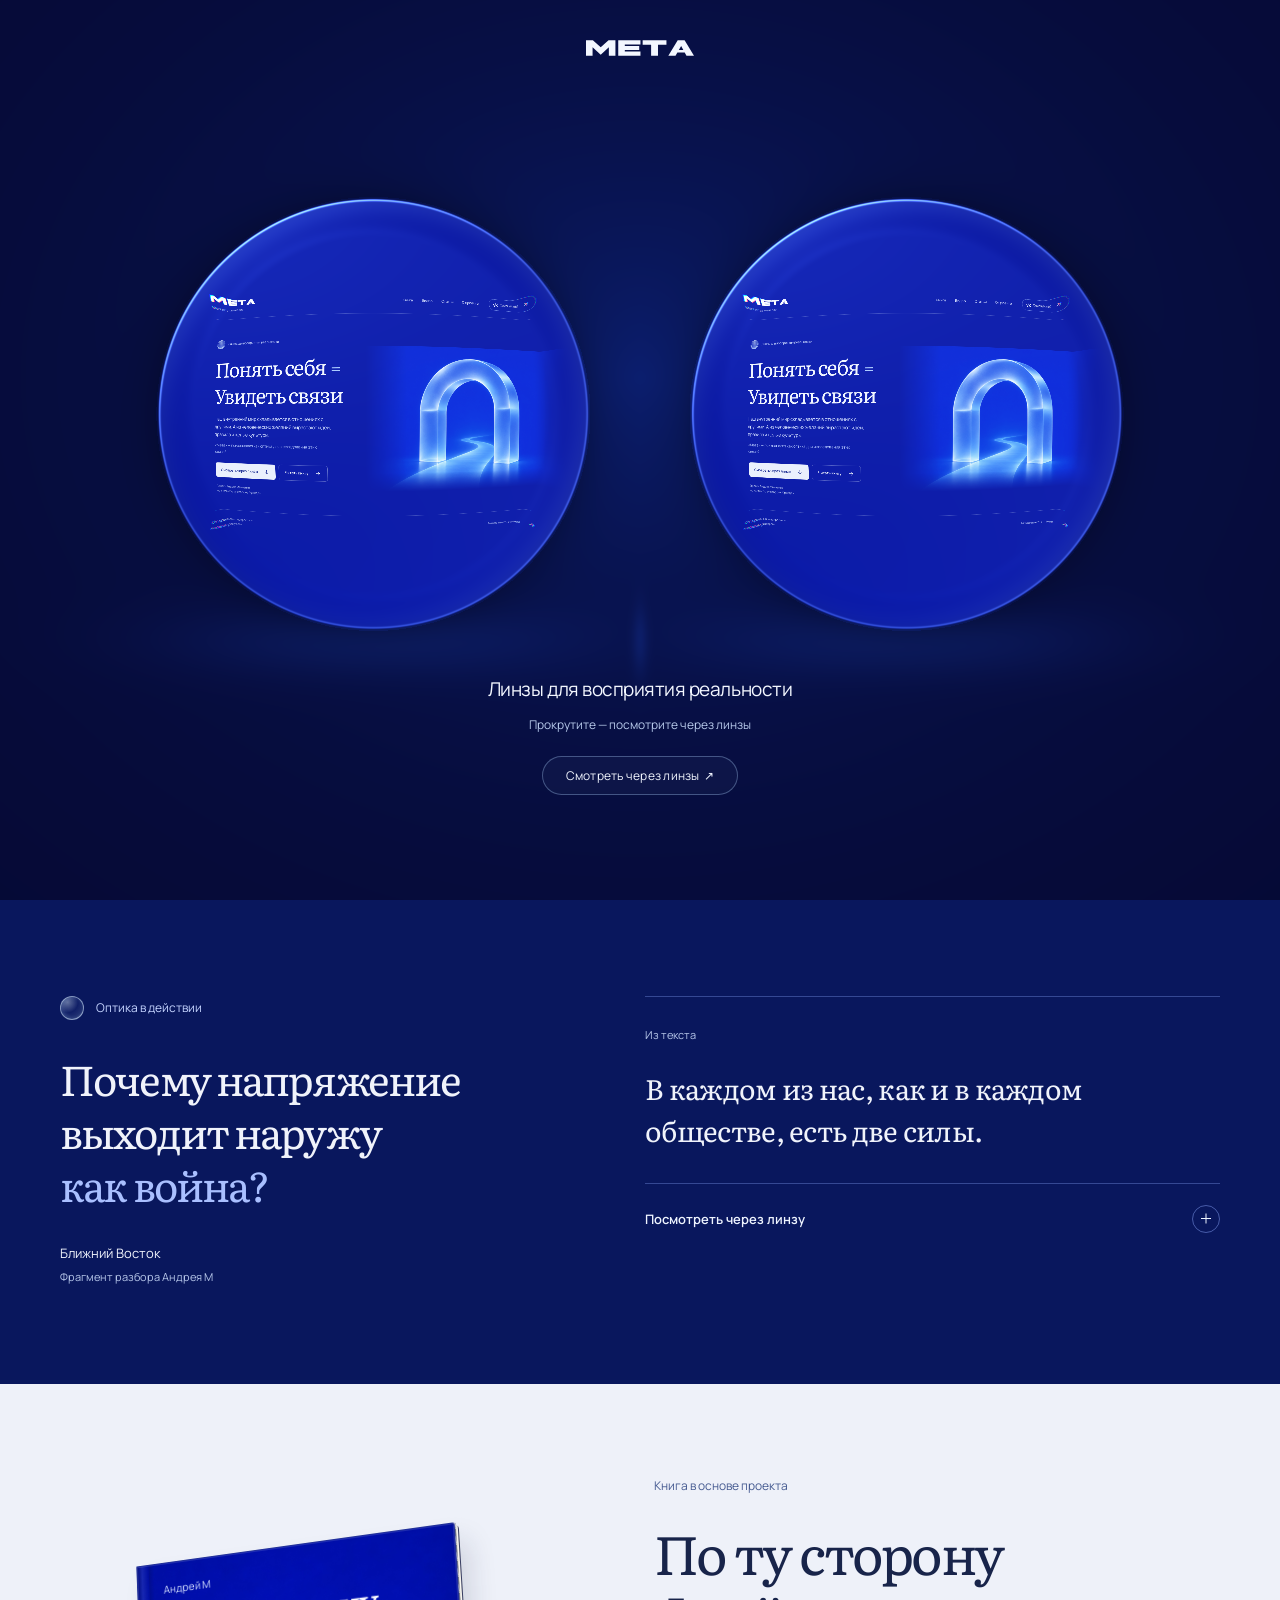
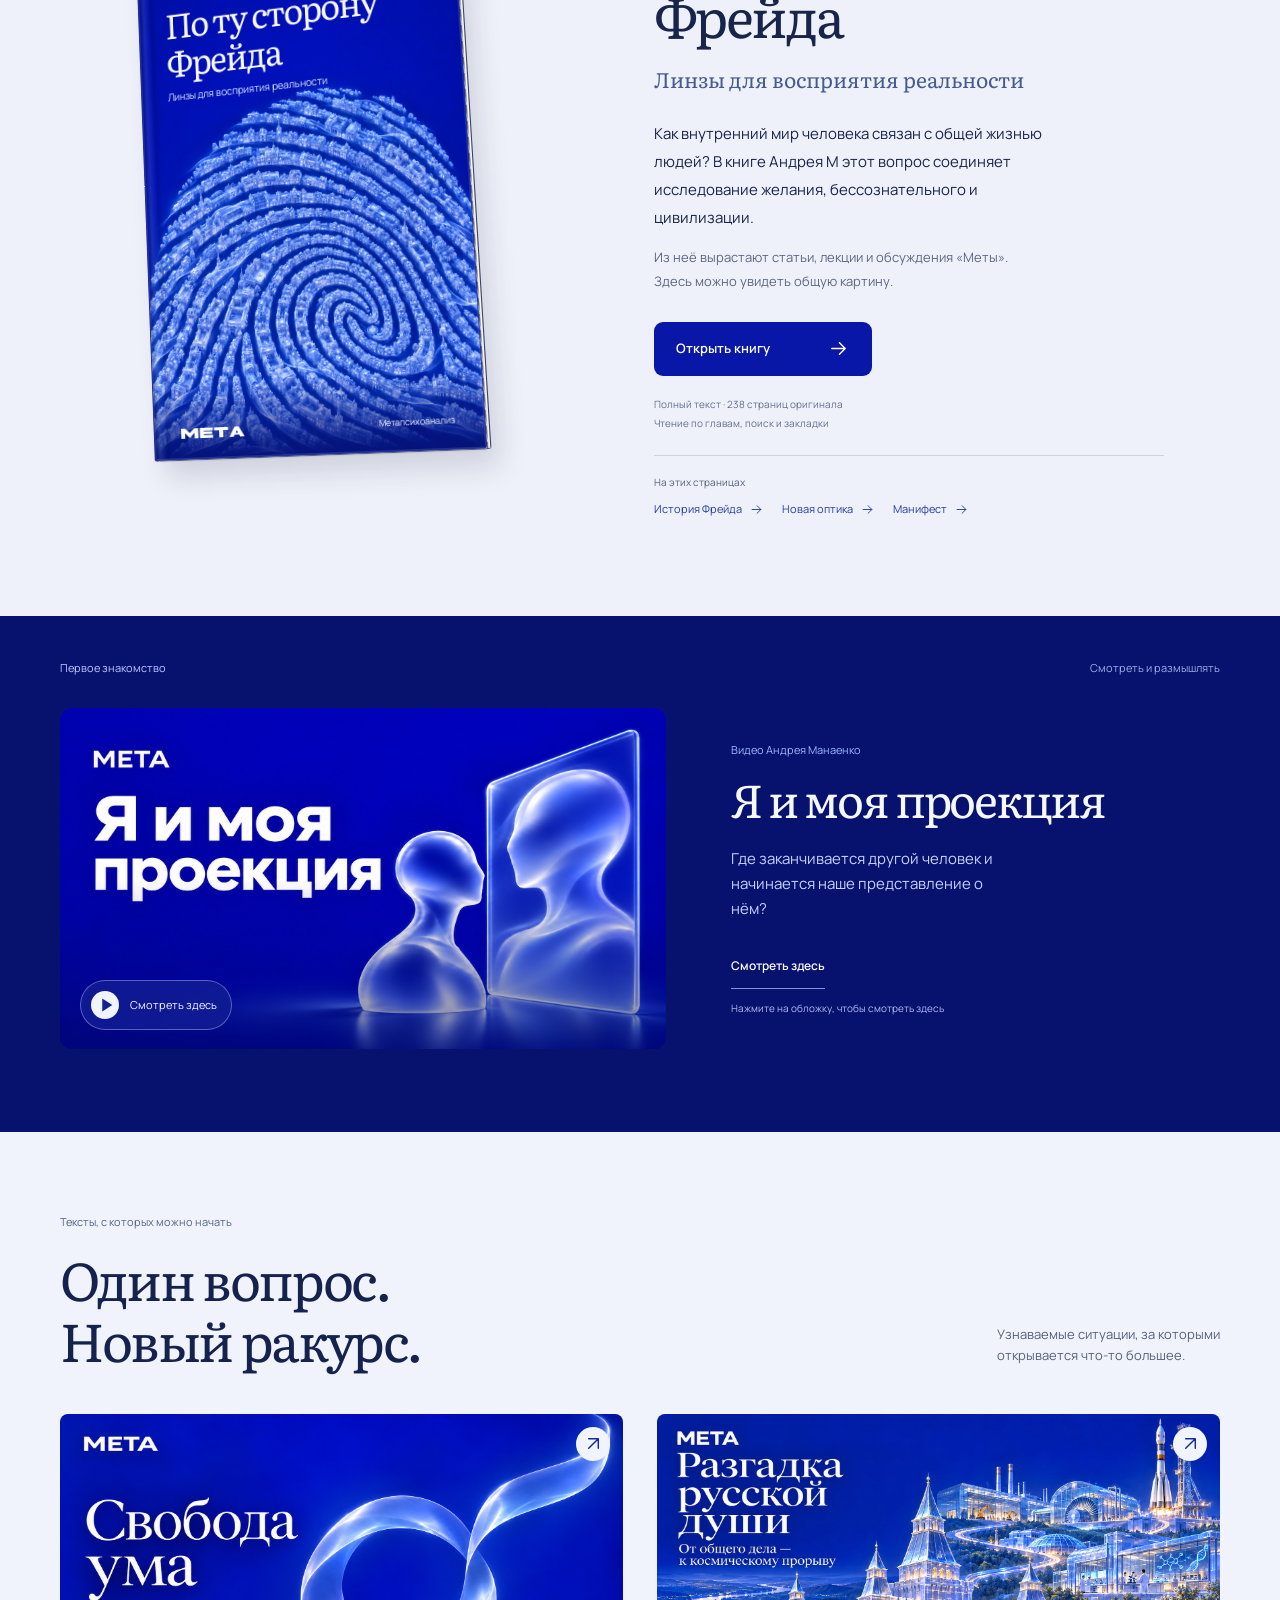
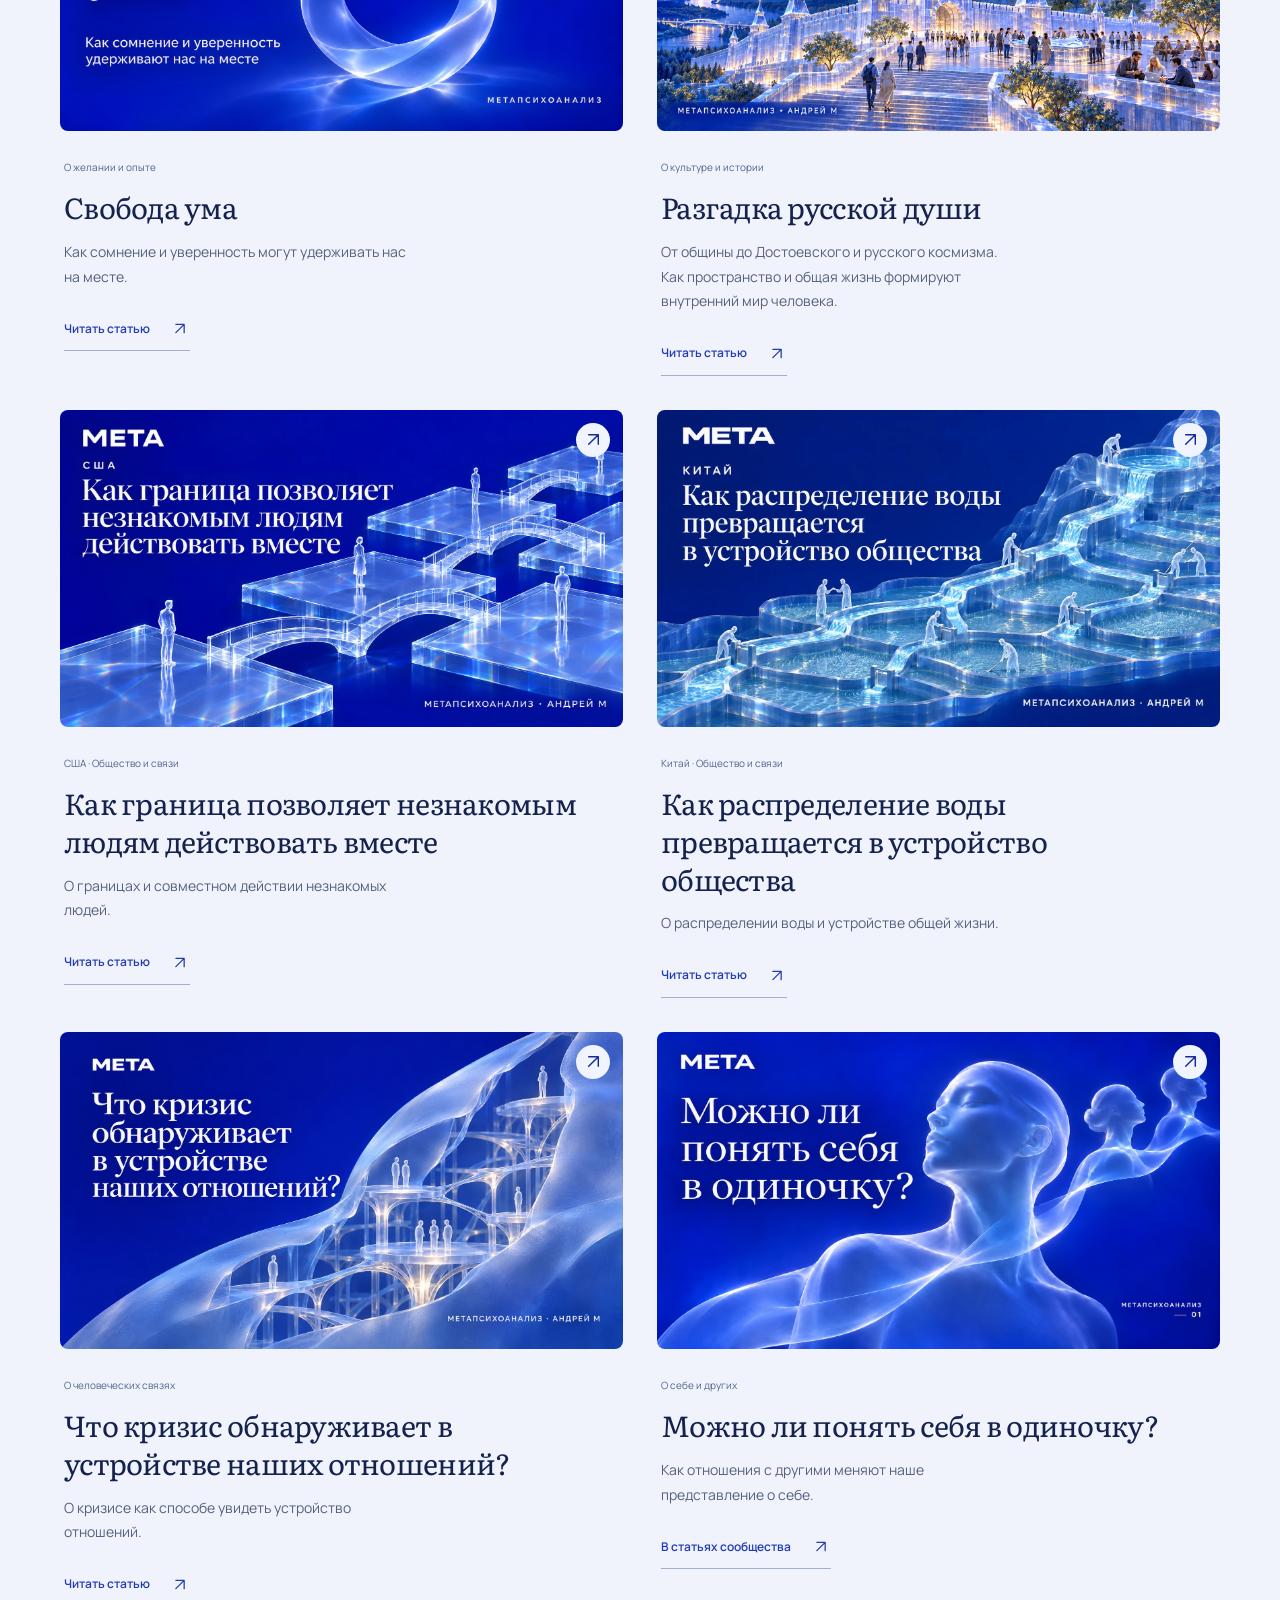
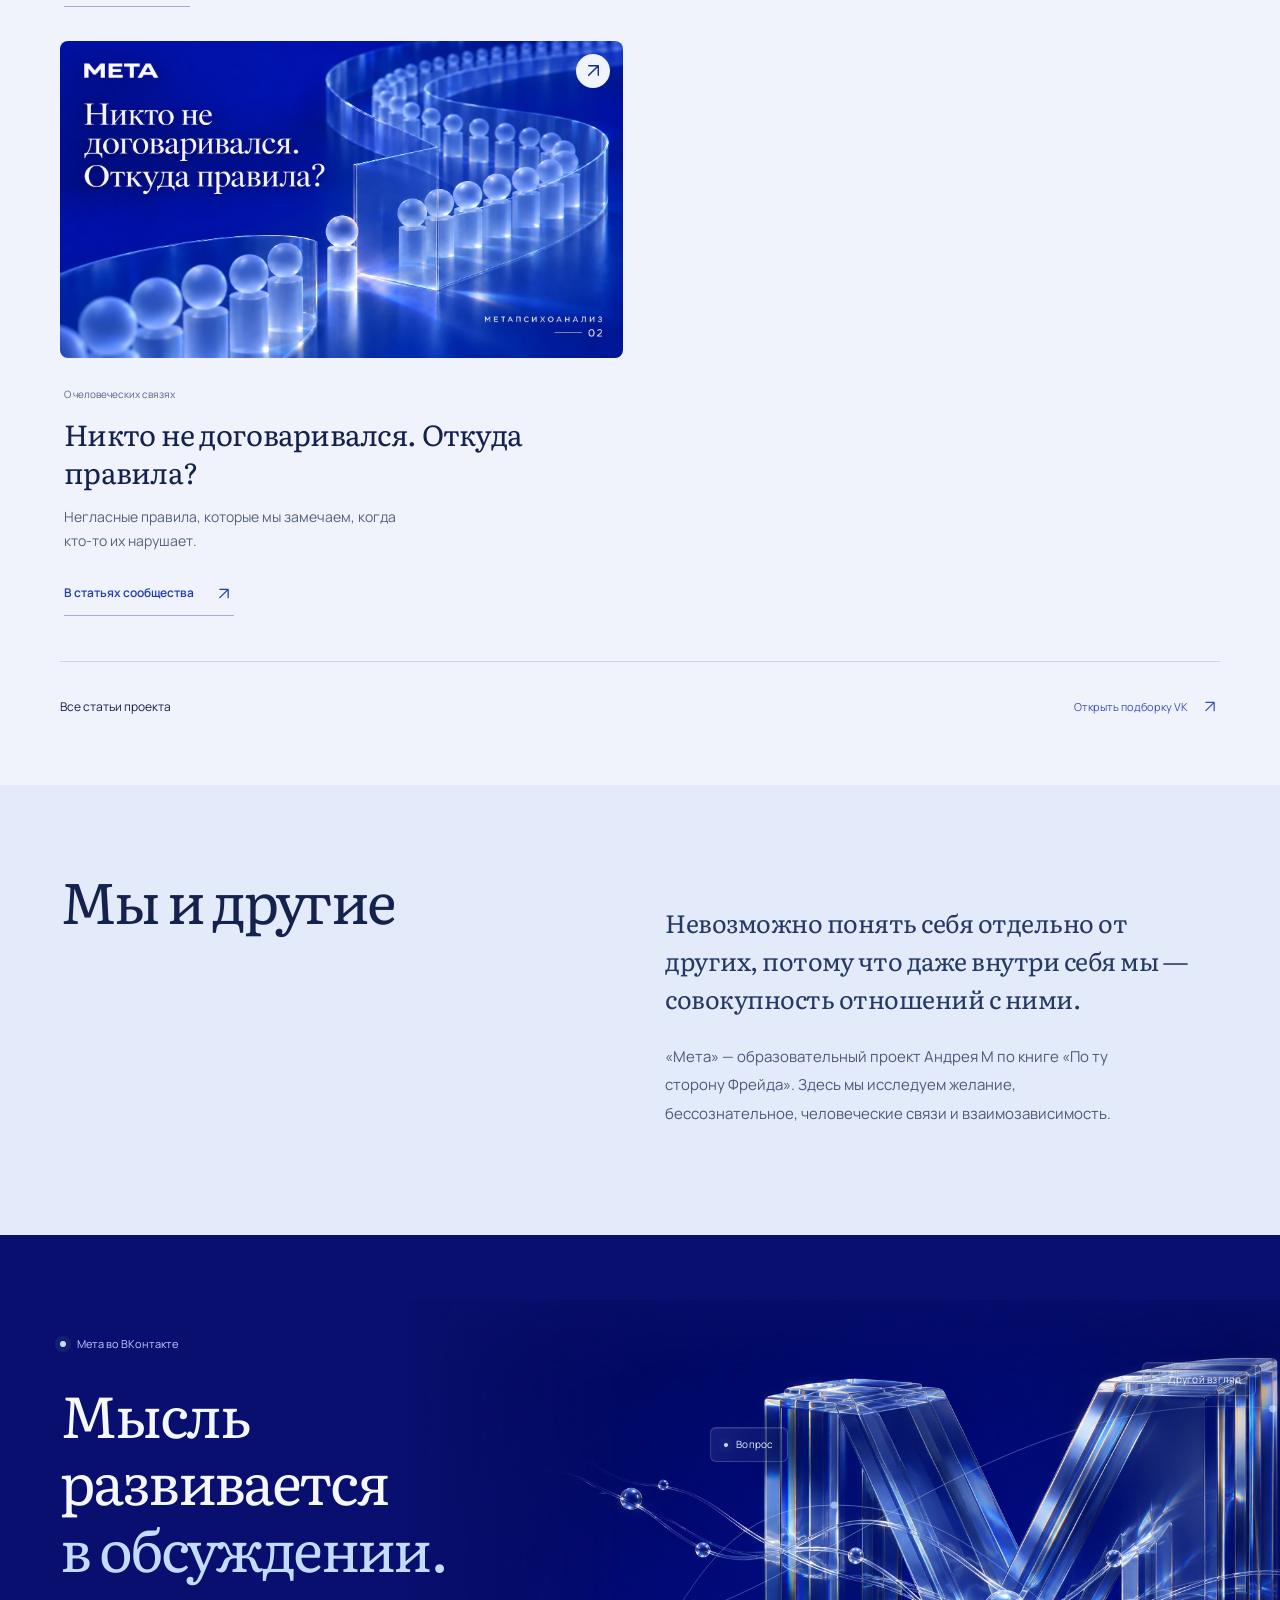
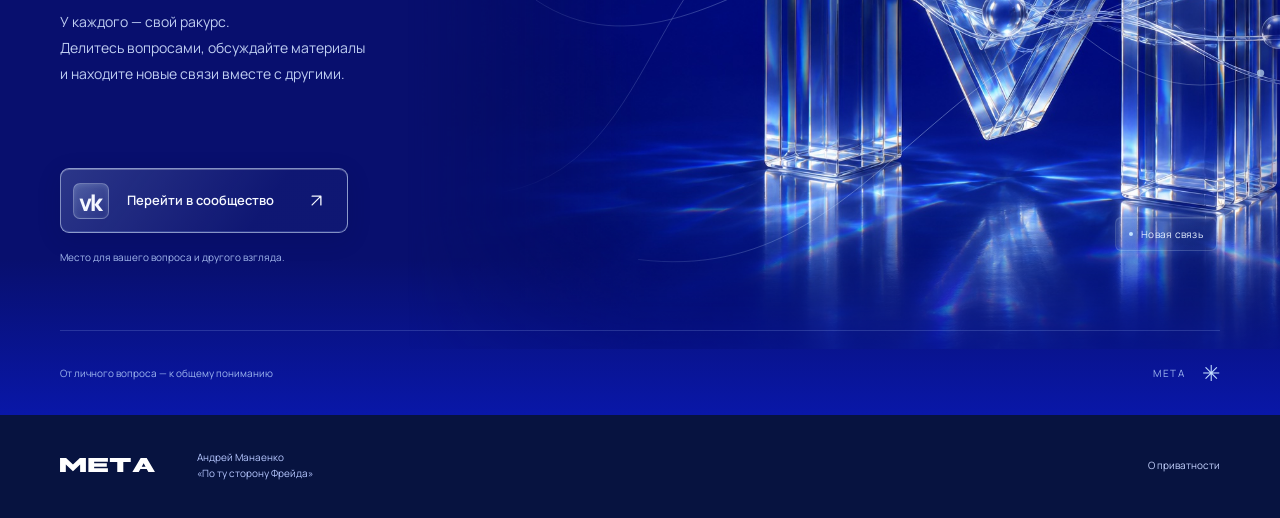
<file: index.html>
<!doctype html>
<html lang="ru">
  <head>
    <meta charset="UTF-8" />
    <meta name="viewport" content="width=device-width, initial-scale=1, viewport-fit=cover" />
    <meta name="theme-color" content="#0917a8" />
    <meta name="referrer" content="no-referrer" />
    <meta name="description" content="Мета — проект Андрея Манаенко о желании, бессознательном и человеческих связях. Видео, статьи и знакомство с метапсихоанализом." />
    <title>Мета | Начать здесь</title>
    <link rel="icon" type="image/svg+xml" href="./assets/favicon.svg" />
    <link rel="manifest" href="./manifest.webmanifest" />
    <link rel="apple-touch-icon" href="./assets/reader-icon.png" />
    <!-- Available on the first HTML paint, before any font, image or app bundle. -->
    <style id="boot-critical">html[data-boot]{background:#071340;overflow:hidden}html[data-boot=loading] #app,html[data-boot=loading] #reader{visibility:hidden}#boot-screen{display:none}html[data-boot] #boot-screen{display:flex}#boot-screen{z-index:10000;box-sizing:border-box;isolation:isolate;color:#f3f7ff;padding:max(32px,env(safe-area-inset-top)) 24px;touch-action:none;background:radial-gradient(at 50% 42%,#0c2070,#050830);flex-direction:column;justify-content:center;align-items:center;font:14px/1.5 Manrope,Arial,sans-serif;position:fixed;inset:0;overflow:hidden}html[data-boot=handoff]{overflow:auto}html[data-boot=handoff] #boot-screen{pointer-events:none;touch-action:auto;background:0 0}.boot-optics{pointer-events:none;width:100%;height:100%;position:absolute;inset:0}.boot-wordmark{top:max(40px,calc(env(safe-area-inset-top) + 24px));fill:currentColor;width:108px;height:16px;position:absolute}.boot-copy{text-align:center;position:absolute;top:70%;left:20px;right:20px}.boot-caption{letter-spacing:-.025em;margin:0;font-size:clamp(16px,2vw,19px);font-weight:400}.boot-status{color:#b7c9ea;margin:12px 0 0;font-size:12px}.boot-enter{color:#f2f6ff;letter-spacing:.02em;cursor:pointer;background:#a3c8ff0a;border:1px solid #b1d8ff55;border-radius:99px;margin:22px auto 0;padding:10px 23px;font:500 12px Manrope,Arial,sans-serif;transition:background .2s}.boot-enter:hover{background:#a3c8ff26}.boot-skip{top:max(32px,calc(env(safe-area-inset-top) + 16px));right:max(24px,env(safe-area-inset-right));color:#b7c9ea;cursor:pointer;background:0 0;border:0;padding:10px;font:12px Manrope,Arial,sans-serif;position:absolute}.boot-skip:hover{color:#fff}html[data-boot=ready] .boot-skip,html[data-boot=handoff] .boot-skip{display:none}.boot-signal{background:#e5f2ff26;width:64px;height:1px;margin:26px auto 0;position:relative;overflow:hidden}.boot-signal:after{content:"";background:linear-gradient(90deg,#0000,#effaff,#0000);animation:2s ease-in-out infinite optical-signal;position:absolute;inset:0}.boot-recovery{text-align:center;margin-top:25px;display:none;position:relative}.boot-recovery button,.boot-recovery a{color:inherit;font:inherit;cursor:pointer;background:0 0;border:1px solid #abcaff88;border-radius:8px;margin:4px;padding:12px 18px;text-decoration:none;display:inline-block}#boot-screen button:focus-visible,.boot-recovery a:focus-visible{outline-offset:4px;outline:2px solid #fff}html[data-boot=error] .boot-recovery{display:block}html[data-boot=error] .boot-copy{top:30%}html[data-boot=error] .boot-signal,html[data-boot=error] .boot-skip{display:none}@keyframes optical-signal{0%{transform:translate(-100%)}to{transform:translate(100%)}}@media (prefers-reduced-motion:reduce){#boot-screen *{animation:none!important}}</style>
    <script>
      (() => {
        const root = document.documentElement;
        root.dataset.boot = 'loading';
        let released = false;
        const release = () => {
          if (released) return;
          released = true;
          clearTimeout(window.__metaBoot.timer);
          window.dispatchEvent(new Event('meta:boot-release'));
          delete root.dataset.boot;
          document.querySelectorAll('[data-boot-inert]').forEach(el => { el.inert = false; el.removeAttribute('data-boot-inert'); });
          document.getElementById('boot-screen')?.remove();
        };
        window.__metaBoot = { release, timer: setTimeout(() => {
          if (document.getElementById('app')?.childElementCount) { release(); return; }
          root.dataset.boot = 'error';
          const status = document.getElementById('boot-status');
          if (status) status.textContent = 'Не удалось открыть страницу. Проверьте соединение.';
        }, 14000) };
        window.addEventListener('pageshow', event => { if (event.persisted) release(); });
        // The module may still be stalled before DOMContentLoaded when recovery appears.
        document.addEventListener('click', event => {
          if (event.target instanceof Element && event.target.closest('#boot-retry')) location.reload();
        });
      })();
    </script>
    <script type="module" crossorigin src="./assets/index-DjBlUaQ_.js"></script>
    <link rel="stylesheet" crossorigin href="./assets/index-cf37MB7x.css">
  </head>
  <body>
    <div id="boot-screen" aria-label="Загрузка Мета">
      <canvas class="boot-optics" aria-hidden="true"></canvas>
      <svg class="boot-wordmark" viewBox="0 0 334 48" aria-label="Мета" role="img"><path d="M0 48V0h22l25 22L72 0h22v48H73V22L47 45 21 22v26ZM103 0h71v13h-50v5h46v12h-46v5h50v13h-71ZM181 0h76v14h-27v34h-22V14h-27ZM263 48l30-48h22l30 48h-24l-17-30-18 30ZM284 30h40v8h-40Z" transform="scale(.968 1)"/></svg>
      <button id="boot-skip" class="boot-skip" type="button">Пропустить</button>
      <div class="boot-copy">
        <p class="boot-caption">Линзы для восприятия реальности</p>
        <p class="boot-status" id="boot-status" role="status">Настраиваем фокус</p>
        <div class="boot-signal" aria-hidden="true"></div>
        <button id="boot-enter" class="boot-enter" type="button" hidden>Смотреть через линзы&nbsp; ↗</button>
      </div>
      <div class="boot-recovery"><button id="boot-retry" type="button">Попробовать ещё раз</button><a href="https://vk.ru/club242965515">Сообщество Мета</a></div>
    </div>
    <div id="app"></div>
    <noscript><main style="padding:32px;font:18px/1.6 sans-serif"><h1>Мета | Метапсихоанализ</h1><p>Образовательный проект Андрея Манаенко о желании, бессознательном и человеческих связях.</p><p>Для интерактивной страницы включите JavaScript или <a href="https://vk.ru/club242965515">перейдите в сообщество VK</a>.</p></main></noscript>
  </body>
</html>
</file>
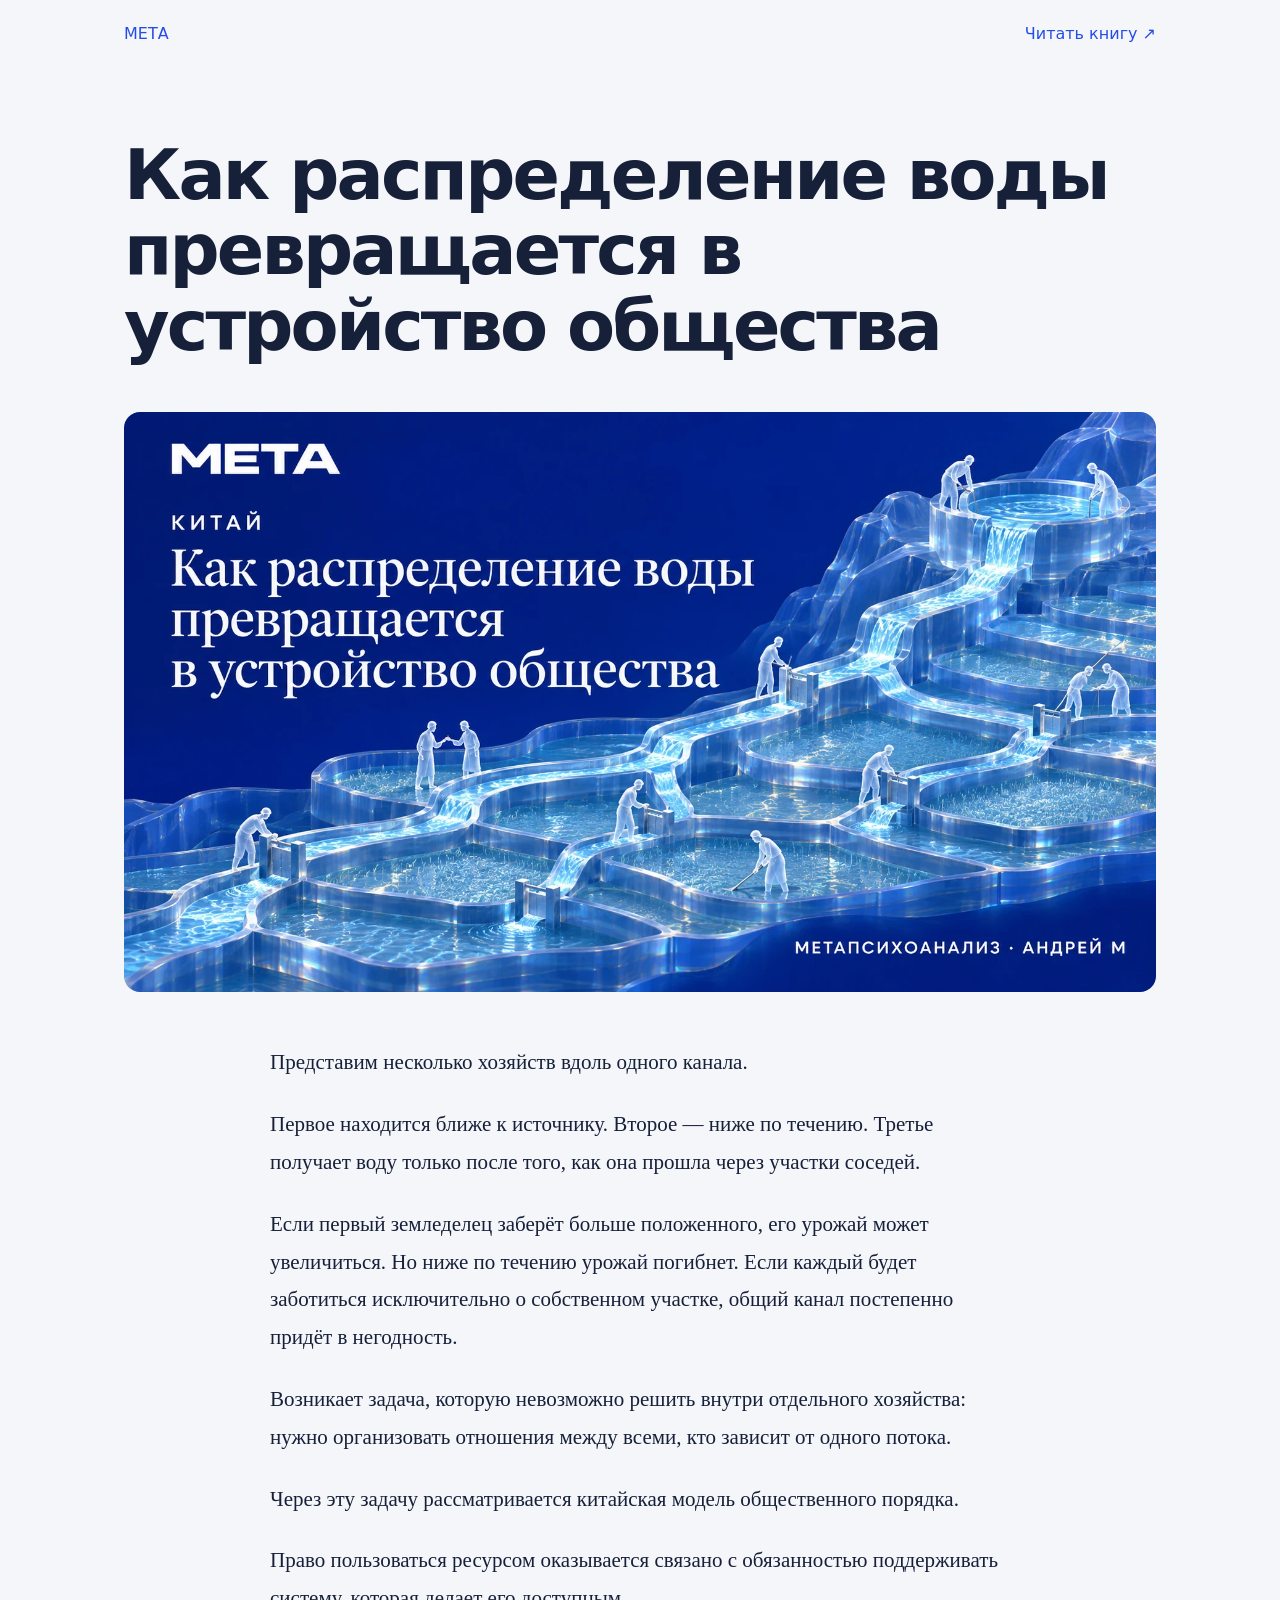
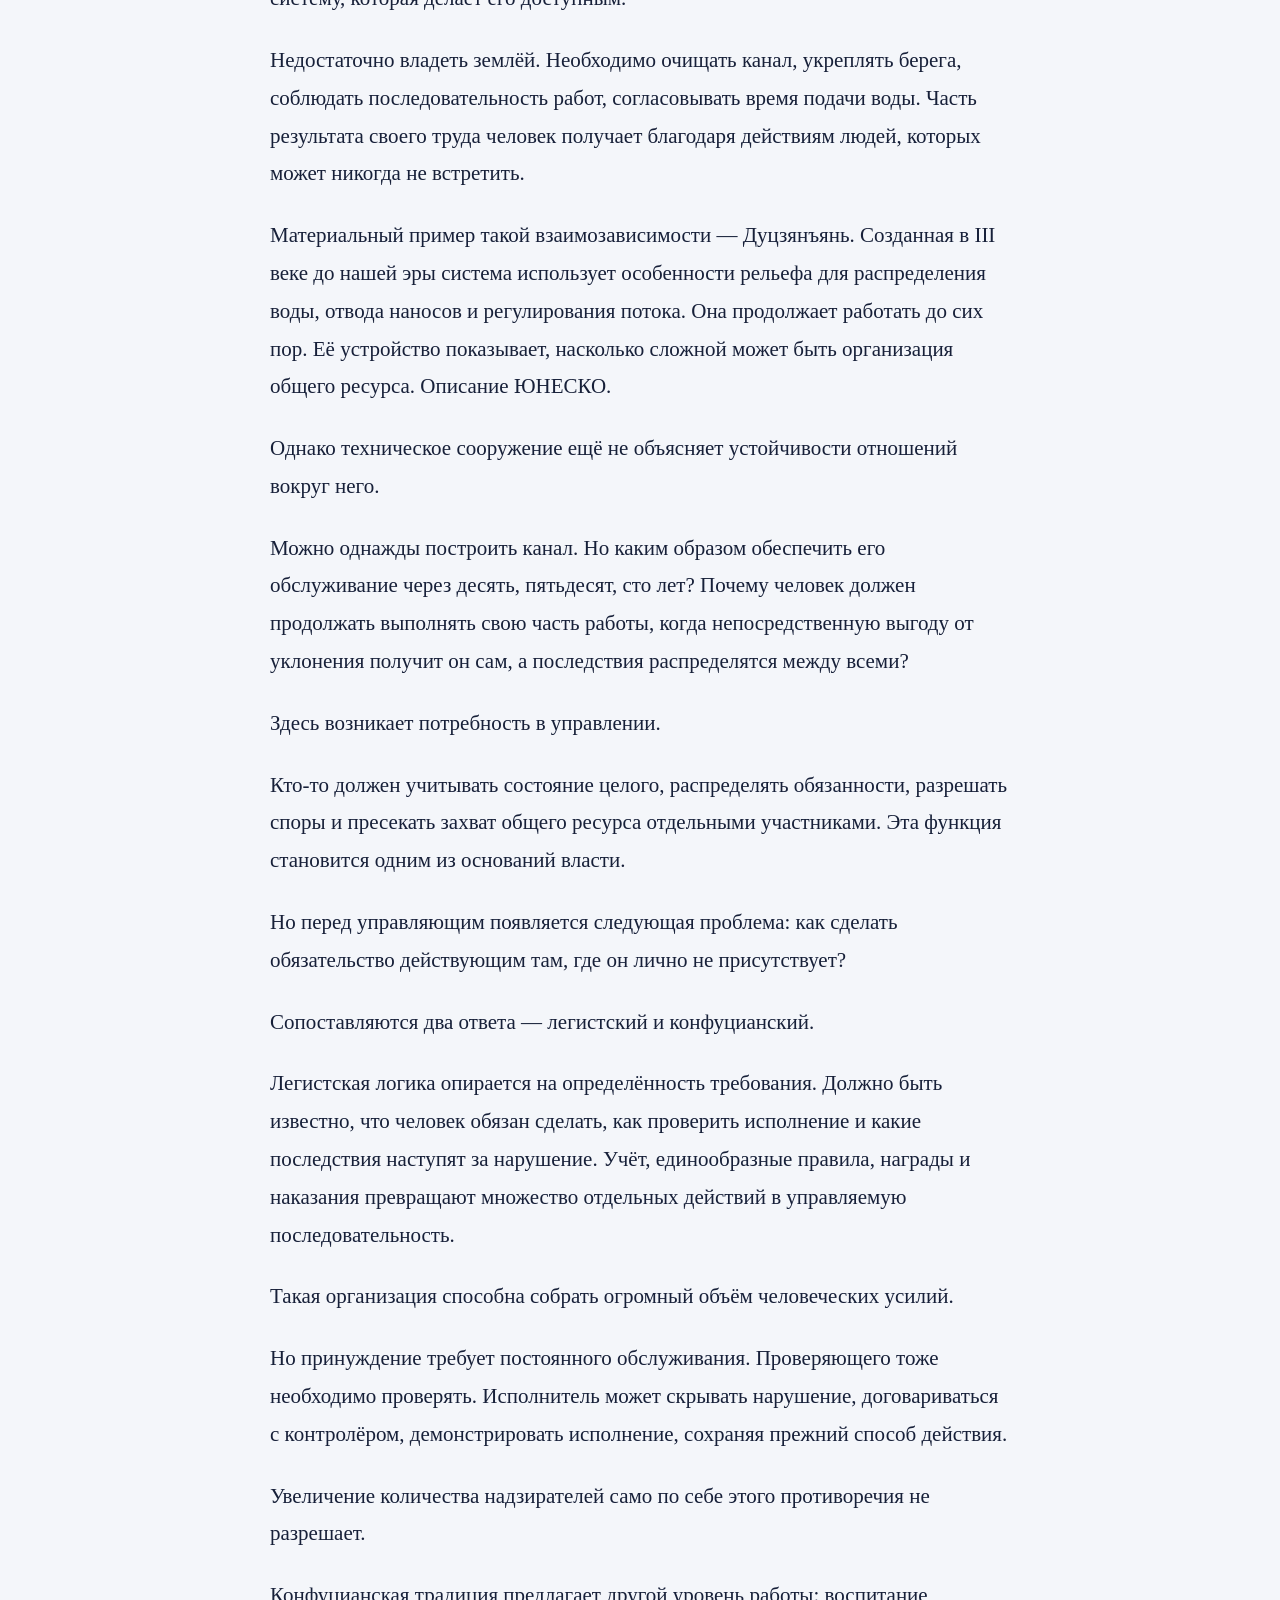
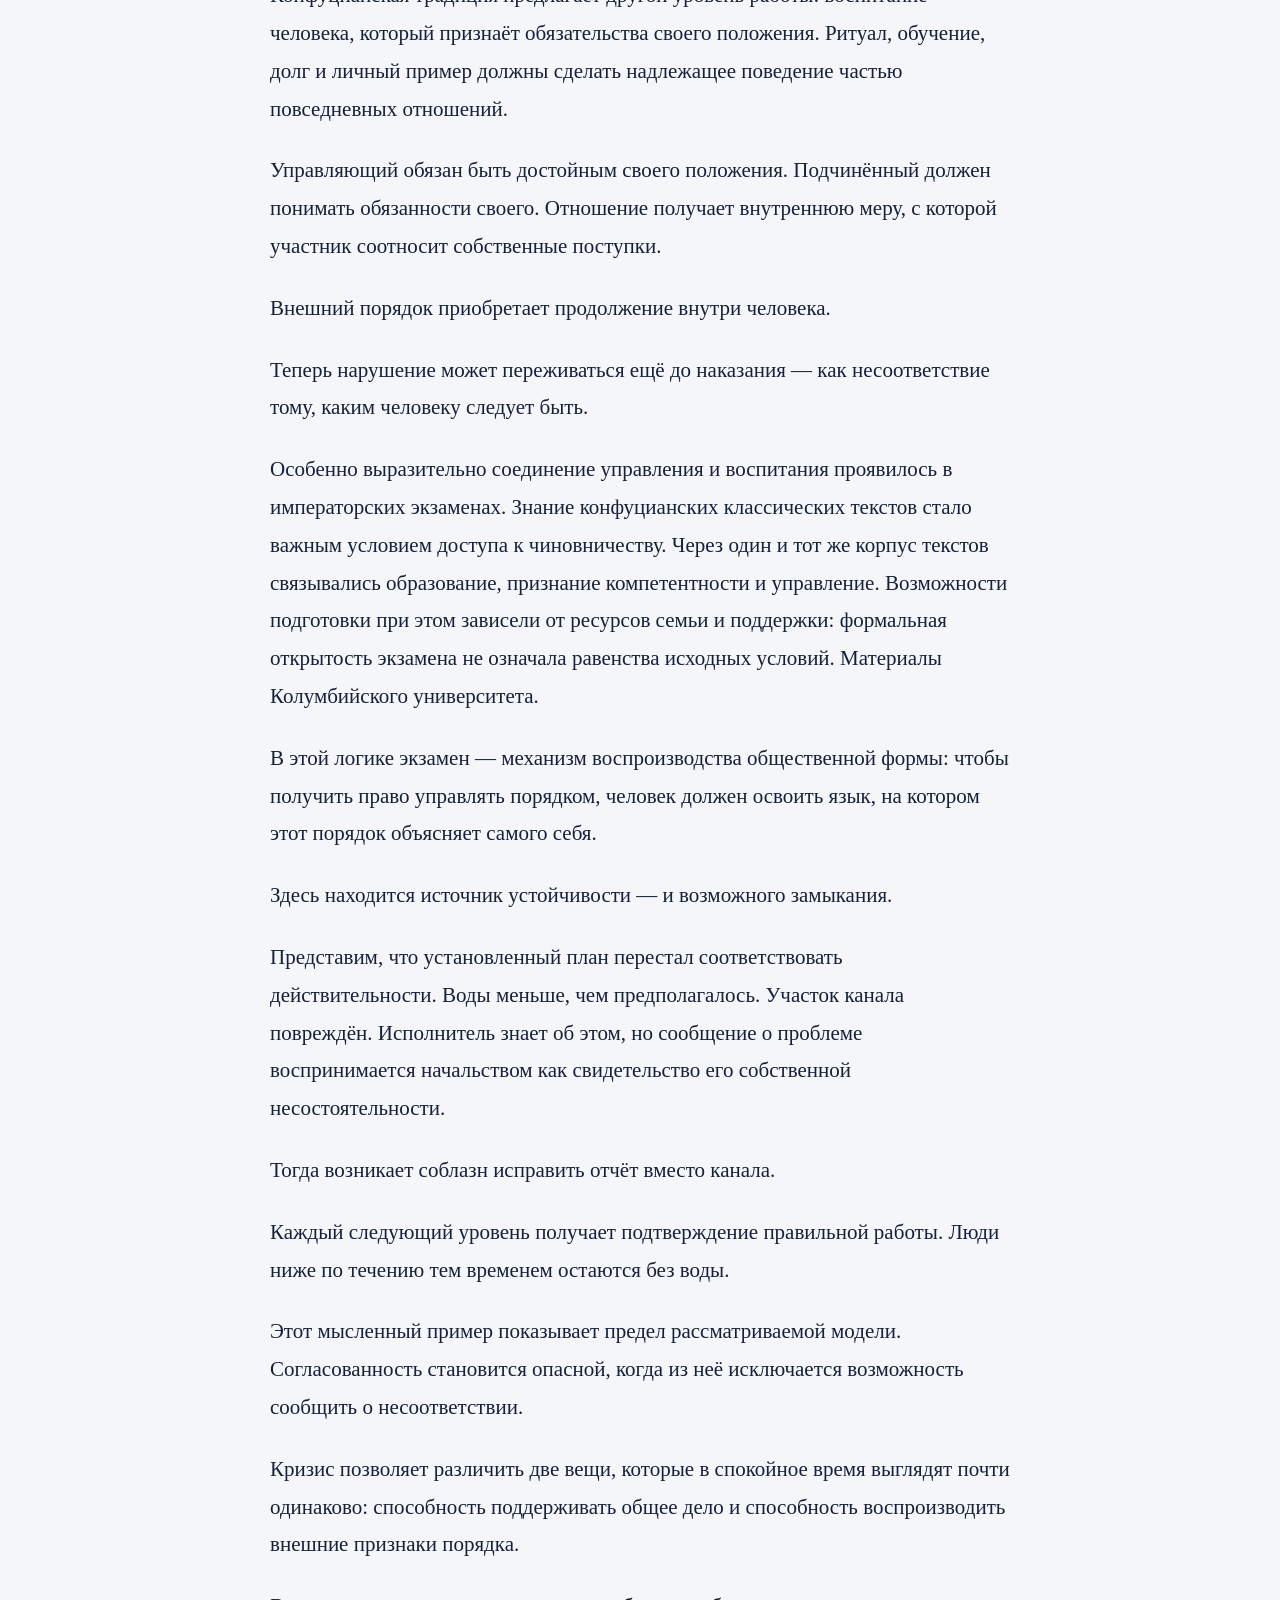
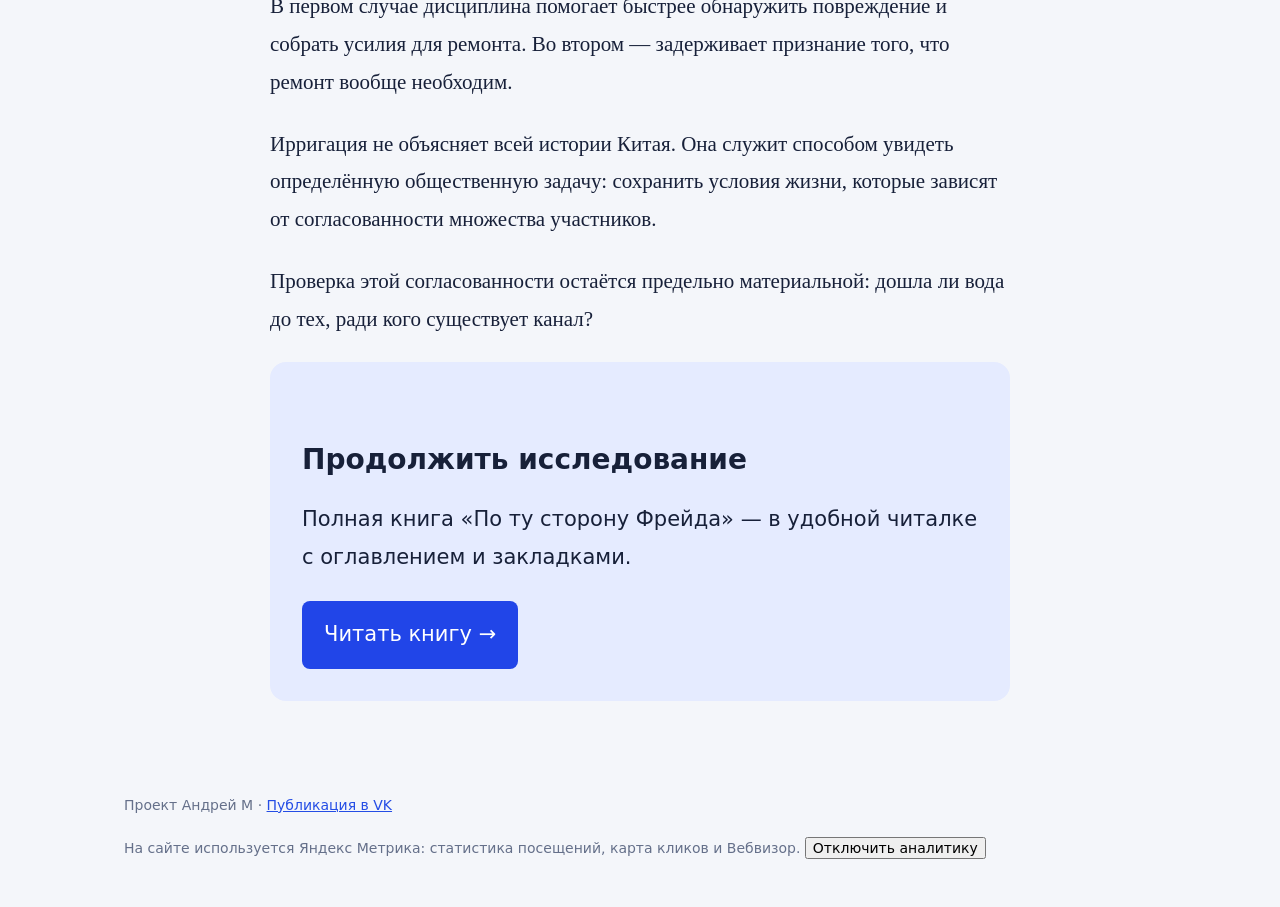
<file: articles/china/index.html>
<!doctype html><html lang="ru"><head><meta charset="utf-8"><meta name="viewport" content="width=device-width, initial-scale=1"><title>Как распределение воды превращается в устройство общества — Мета</title><meta name="description" content="Как распределение воды превращается в устройство общества"><link rel="canonical" href="https://metapsy.online/articles/china/"><meta property="og:title" content="Как распределение воды превращается в устройство общества"><meta property="og:image" content="https://metapsy.online/assets/china.png"><style>*{box-sizing:border-box}body{margin:0;background:#f4f6fa;color:#172039;font-family:system-ui,sans-serif}header,main,footer{max-width:1080px;margin:auto;padding:24px}header{display:flex;justify-content:space-between}a{color:#244de5}header a{text-decoration:none}img{width:100%;height:auto;border-radius:16px}h1{font-size:clamp(36px,6vw,70px);line-height:1.08;letter-spacing:-.04em}article{max-width:740px;margin:48px auto;font-family:Georgia,serif;font-size:21px;line-height:1.8}h2{font-family:system-ui,sans-serif;font-size:28px;line-height:1.25;margin-top:48px}p{margin:24px 0}.cta{padding:32px;background:#e5ebff;border-radius:16px;font-family:system-ui,sans-serif}.button{display:inline-block;background:#2145e8;color:white;padding:15px 22px;border-radius:8px;text-decoration:none}footer{font-size:14px;color:#65708a}button{font:inherit;cursor:pointer}@media(max-width:600px){header,main,footer{padding:18px}article{font-size:19px}h2{font-size:25px}}</style></head><body><header><a href="../../">МЕТА</a><a href="../../#/book" data-book>Читать книгу ↗</a></header><main><h1>Как распределение воды превращается в устройство общества</h1><img src="../../assets/china.webp" decoding="async" fetchpriority="high" width="1672" height="941" alt="Как распределение воды превращается в устройство общества"><article><p>Представим несколько хозяйств вдоль одного канала.</p><p>Первое находится ближе к источнику. Второе — ниже по течению. Третье получает воду только после того, как она прошла через участки соседей.</p><p>Если первый земледелец заберёт больше положенного, его урожай может увеличиться. Но ниже по течению урожай погибнет. Если каждый будет заботиться исключительно о собственном участке, общий канал постепенно придёт в негодность.</p><p>Возникает задача, которую невозможно решить внутри отдельного хозяйства: нужно организовать отношения между всеми, кто зависит от одного потока.</p><p>Через эту задачу рассматривается китайская модель общественного порядка.</p><p>Право пользоваться ресурсом оказывается связано с обязанностью поддерживать систему, которая делает его доступным.</p><p>Недостаточно владеть землёй. Необходимо очищать канал, укреплять берега, соблюдать последовательность работ, согласовывать время подачи воды. Часть результата своего труда человек получает благодаря действиям людей, которых может никогда не встретить.</p><p>Материальный пример такой взаимозависимости — Дуцзянъянь. Созданная в III веке до нашей эры система использует особенности рельефа для распределения воды, отвода наносов и регулирования потока. Она продолжает работать до сих пор. Её устройство показывает, насколько сложной может быть организация общего ресурса. Описание ЮНЕСКО.</p><p>Однако техническое сооружение ещё не объясняет устойчивости отношений вокруг него.</p><p>Можно однажды построить канал. Но каким образом обеспечить его обслуживание через десять, пятьдесят, сто лет? Почему человек должен продолжать выполнять свою часть работы, когда непосредственную выгоду от уклонения получит он сам, а последствия распределятся между всеми?</p><p>Здесь возникает потребность в управлении.</p><p>Кто-то должен учитывать состояние целого, распределять обязанности, разрешать споры и пресекать захват общего ресурса отдельными участниками. Эта функция становится одним из оснований власти.</p><p>Но перед управляющим появляется следующая проблема: как сделать обязательство действующим там, где он лично не присутствует?</p><p>Сопоставляются два ответа — легистский и конфуцианский.</p><p>Легистская логика опирается на определённость требования. Должно быть известно, что человек обязан сделать, как проверить исполнение и какие последствия наступят за нарушение. Учёт, единообразные правила, награды и наказания превращают множество отдельных действий в управляемую последовательность.</p><p>Такая организация способна собрать огромный объём человеческих усилий.</p><p>Но принуждение требует постоянного обслуживания. Проверяющего тоже необходимо проверять. Исполнитель может скрывать нарушение, договариваться с контролёром, демонстрировать исполнение, сохраняя прежний способ действия.</p><p>Увеличение количества надзирателей само по себе этого противоречия не разрешает.</p><p>Конфуцианская традиция предлагает другой уровень работы: воспитание человека, который признаёт обязательства своего положения. Ритуал, обучение, долг и личный пример должны сделать надлежащее поведение частью повседневных отношений.</p><p>Управляющий обязан быть достойным своего положения. Подчинённый должен понимать обязанности своего. Отношение получает внутреннюю меру, с которой участник соотносит собственные поступки.</p><p>Внешний порядок приобретает продолжение внутри человека.</p><p>Теперь нарушение может переживаться ещё до наказания — как несоответствие тому, каким человеку следует быть.</p><p>Особенно выразительно соединение управления и воспитания проявилось в императорских экзаменах. Знание конфуцианских классических текстов стало важным условием доступа к чиновничеству. Через один и тот же корпус текстов связывались образование, признание компетентности и управление. Возможности подготовки при этом зависели от ресурсов семьи и поддержки: формальная открытость экзамена не означала равенства исходных условий. Материалы Колумбийского университета.</p><p>В этой логике экзамен — механизм воспроизводства общественной формы: чтобы получить право управлять порядком, человек должен освоить язык, на котором этот порядок объясняет самого себя.</p><p>Здесь находится источник устойчивости — и возможного замыкания.</p><p>Представим, что установленный план перестал соответствовать действительности. Воды меньше, чем предполагалось. Участок канала повреждён. Исполнитель знает об этом, но сообщение о проблеме воспринимается начальством как свидетельство его собственной несостоятельности.</p><p>Тогда возникает соблазн исправить отчёт вместо канала.</p><p>Каждый следующий уровень получает подтверждение правильной работы. Люди ниже по течению тем временем остаются без воды.</p><p>Этот мысленный пример показывает предел рассматриваемой модели. Согласованность становится опасной, когда из неё исключается возможность сообщить о несоответствии.</p><p>Кризис позволяет различить две вещи, которые в спокойное время выглядят почти одинаково: способность поддерживать общее дело и способность воспроизводить внешние признаки порядка.</p><p>В первом случае дисциплина помогает быстрее обнаружить повреждение и собрать усилия для ремонта. Во втором — задерживает признание того, что ремонт вообще необходим.</p><p>Ирригация не объясняет всей истории Китая. Она служит способом увидеть определённую общественную задачу: сохранить условия жизни, которые зависят от согласованности множества участников.</p><p>Проверка этой согласованности остаётся предельно материальной: дошла ли вода до тех, ради кого существует канал?</p><div id="article-end"></div><aside class="cta"><h2>Продолжить исследование</h2><p>Полная книга «По ту сторону Фрейда» — в удобной читалке с оглавлением и закладками.</p><a class="button" href="../../#/book" data-book>Читать книгу →</a></aside></article></main><footer>Проект Андрей М · <a href="https://vk.ru/@metapsy_online-kitai">Публикация в VK</a><p>На сайте используется Яндекс Метрика: статистика посещений, карта кликов и Вебвизор. <button id="optout">Отключить аналитику</button></p></footer><script src="analytics.js" defer></script></body></html>
</file>
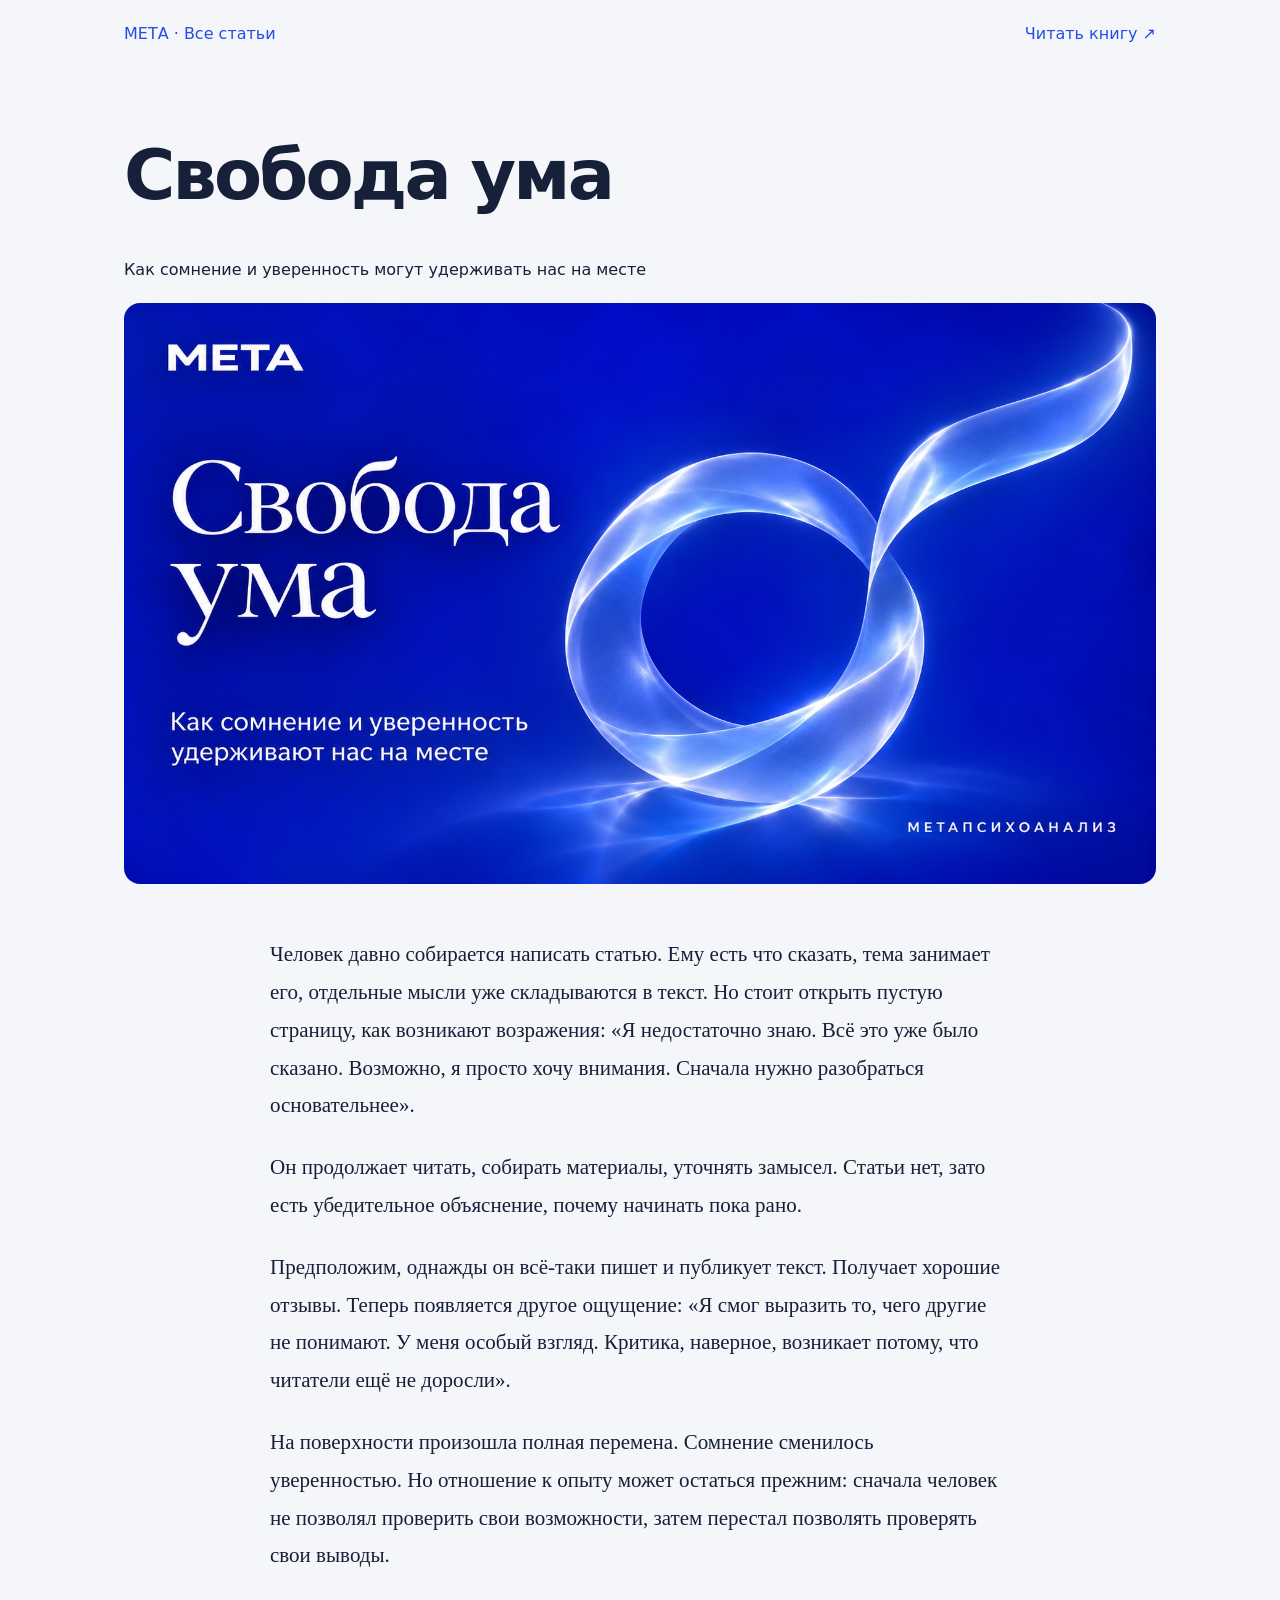
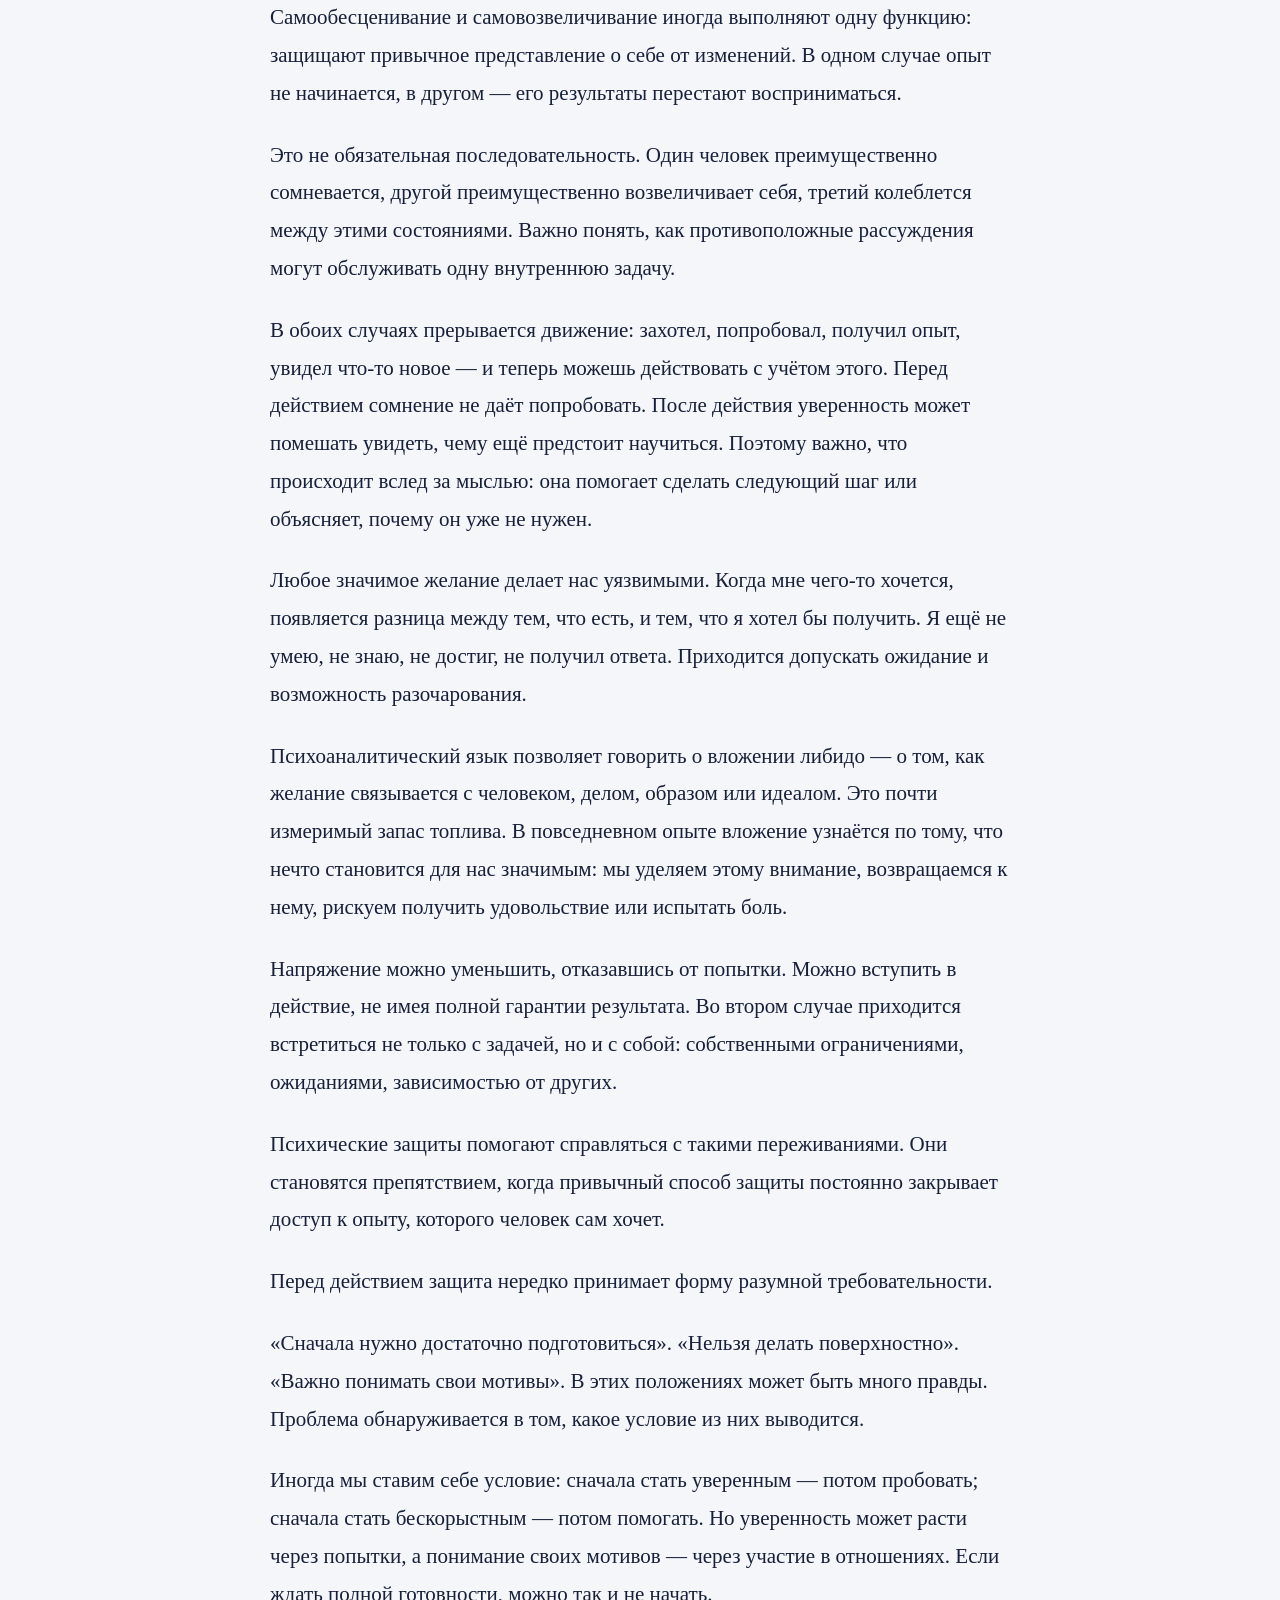
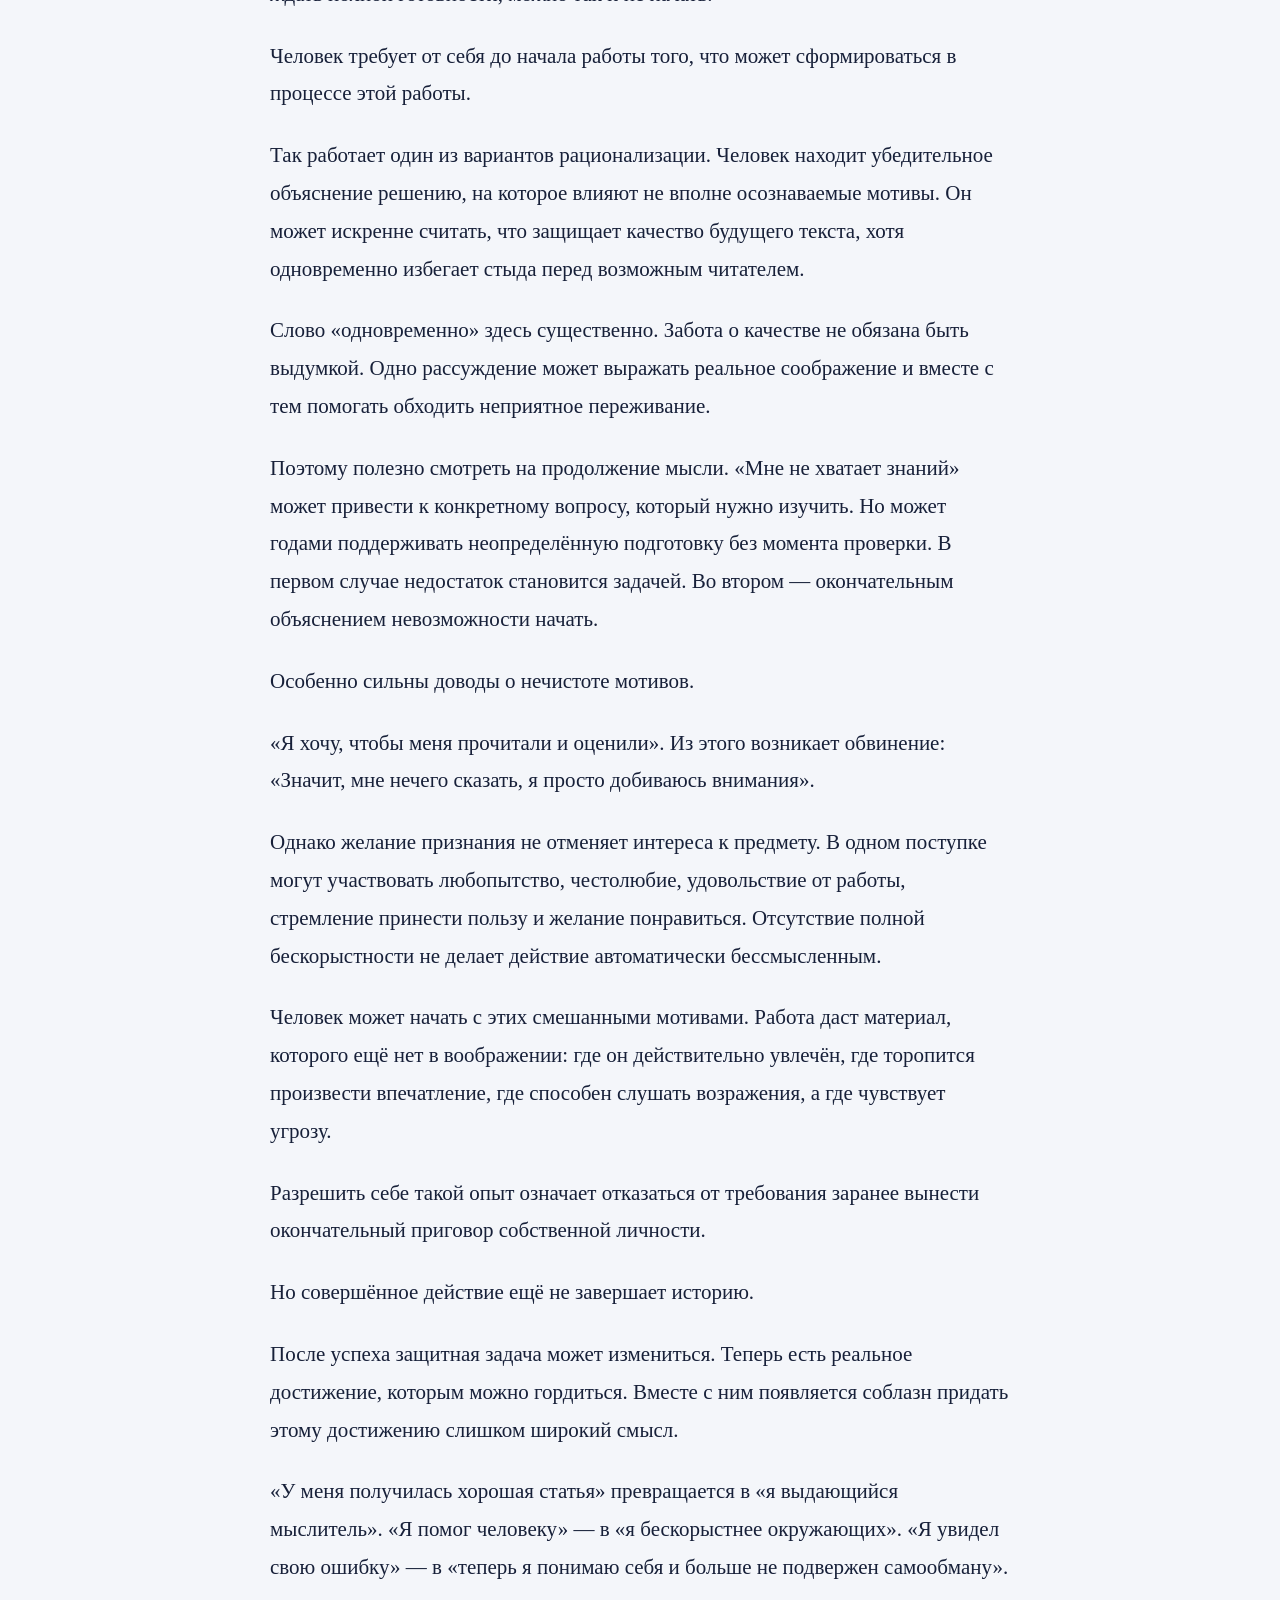
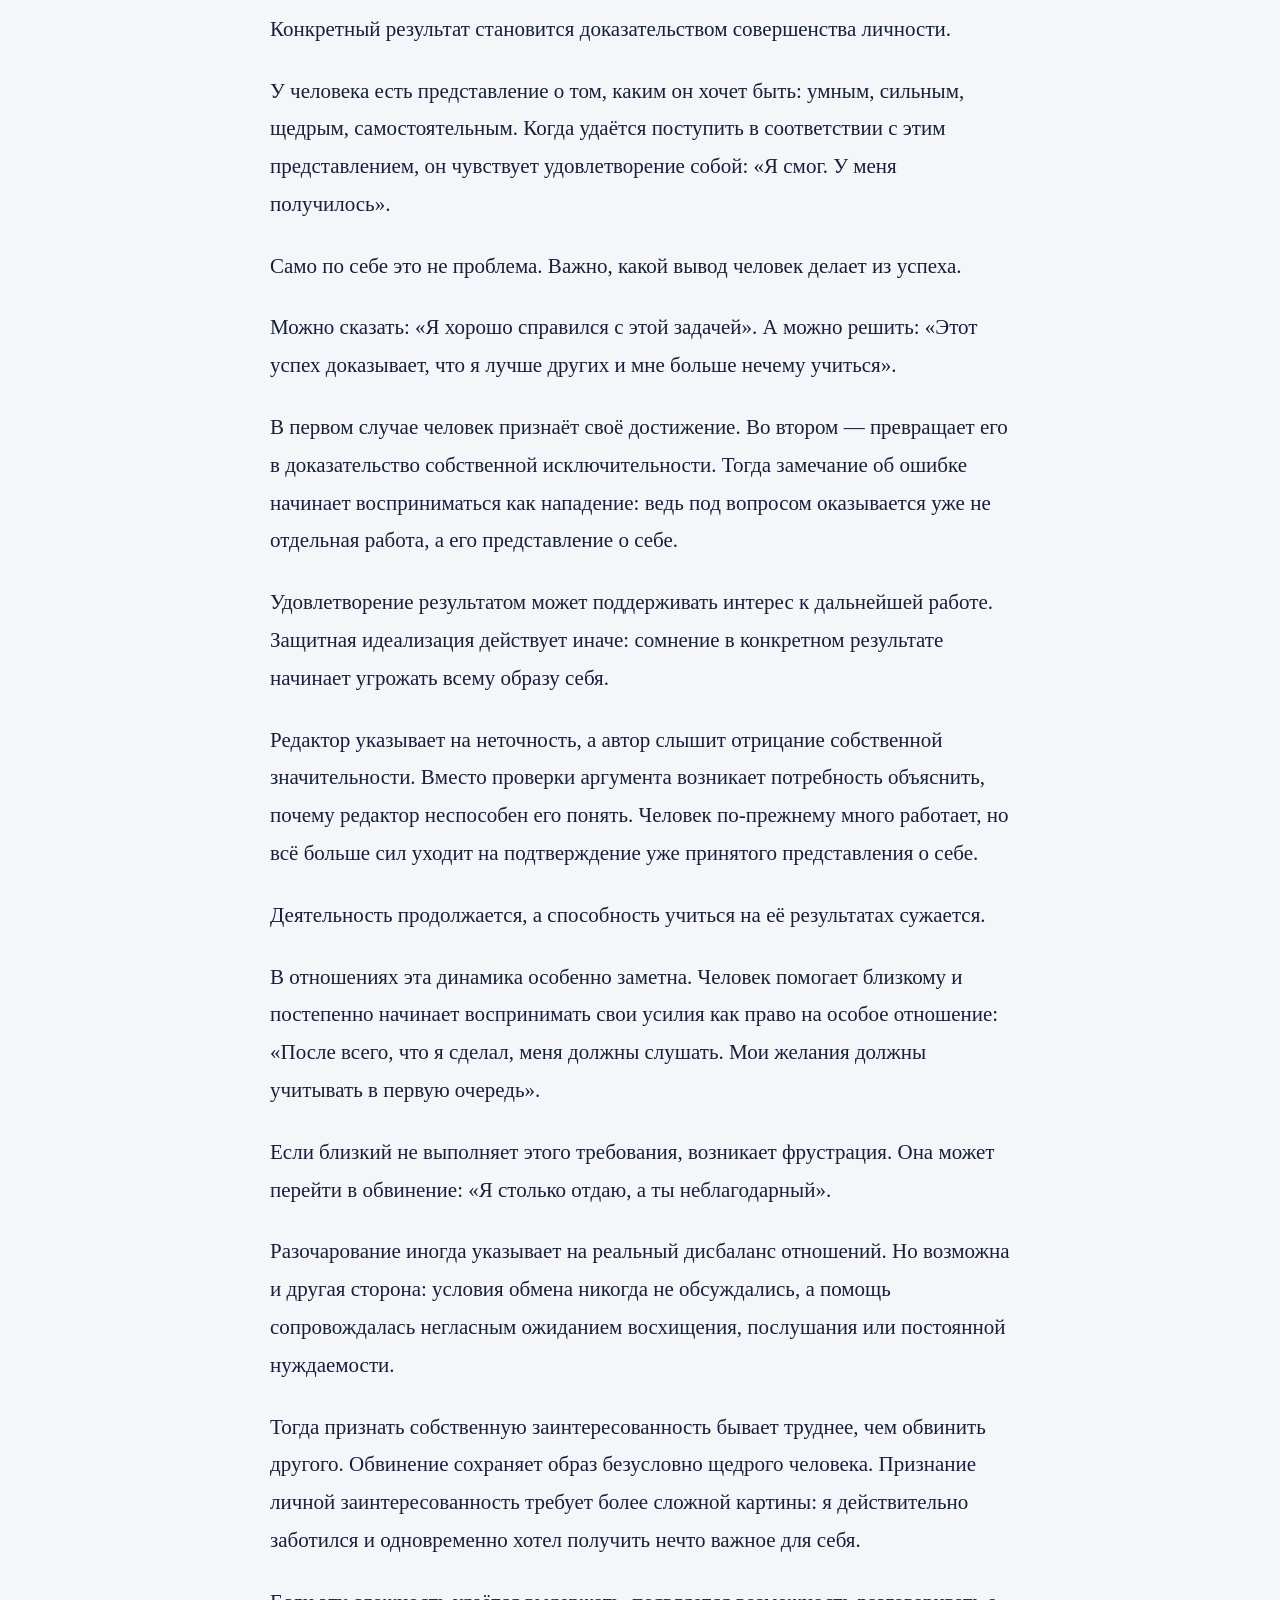
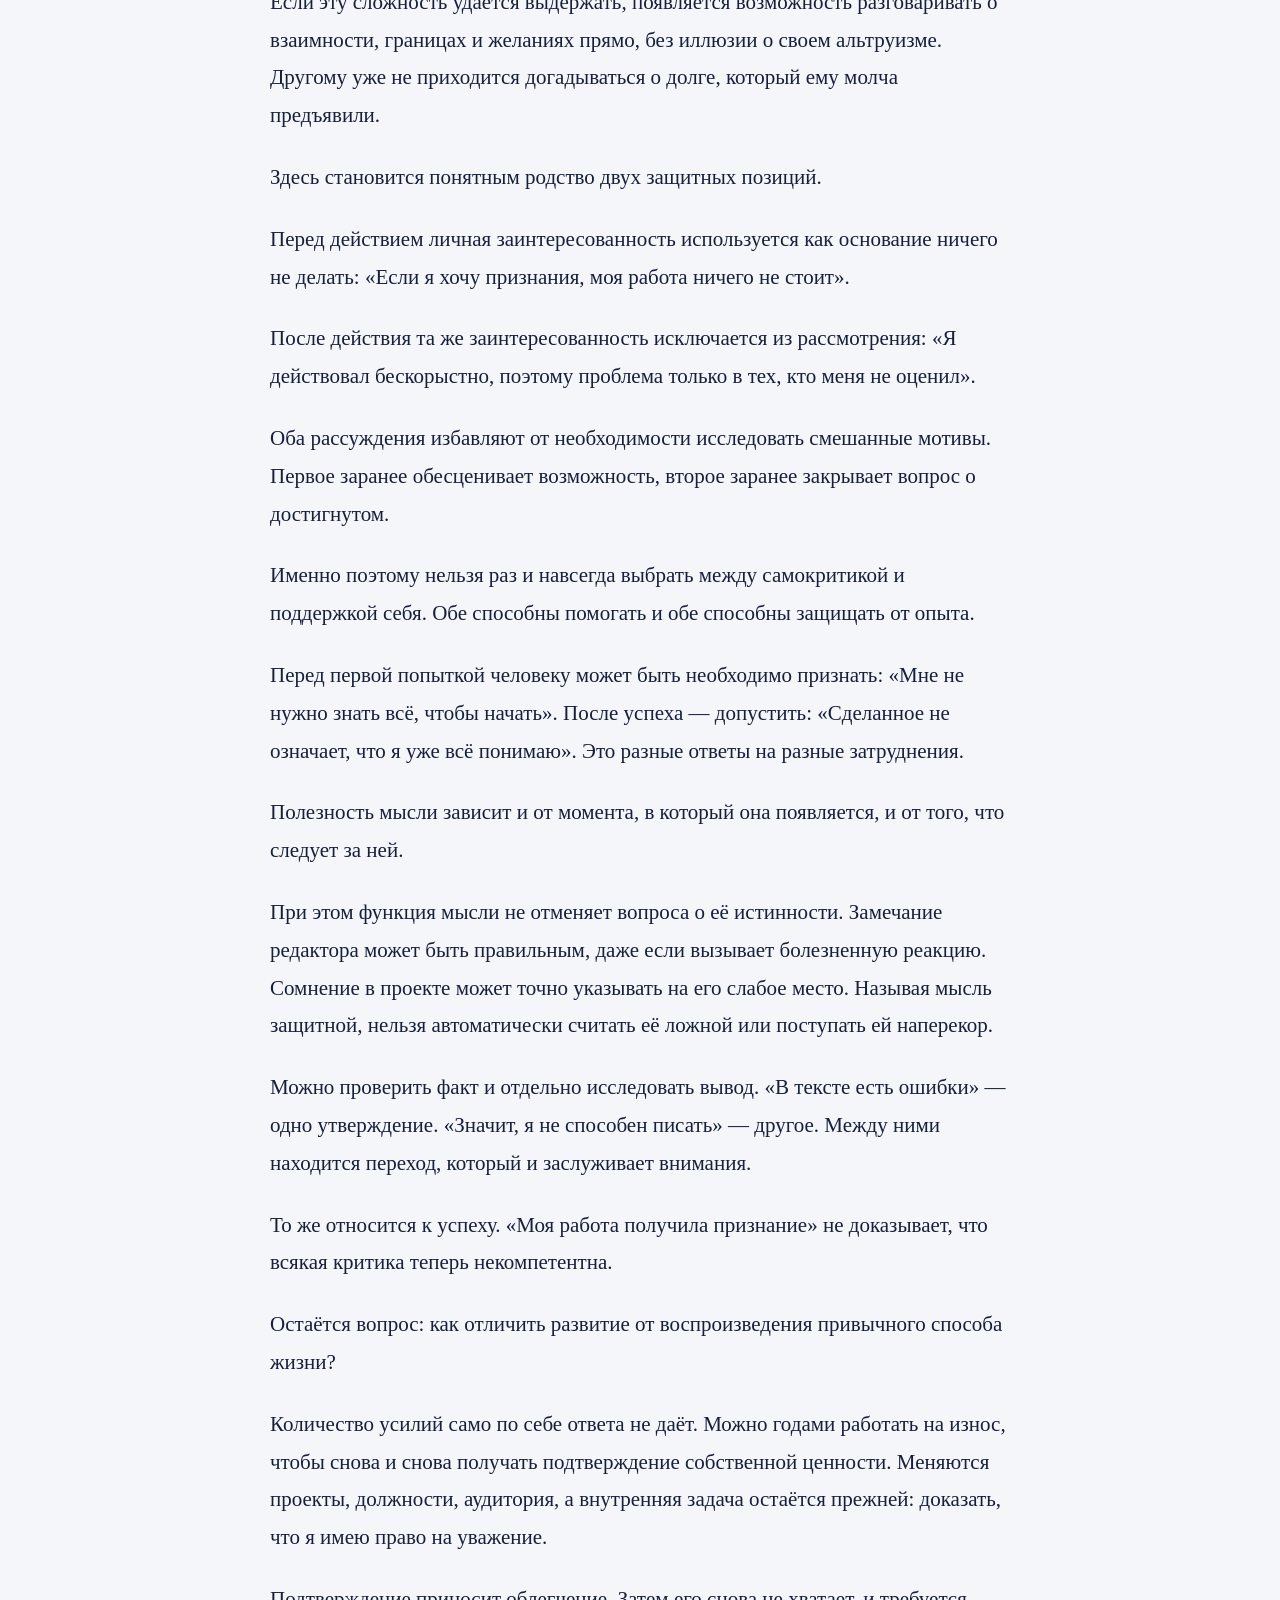
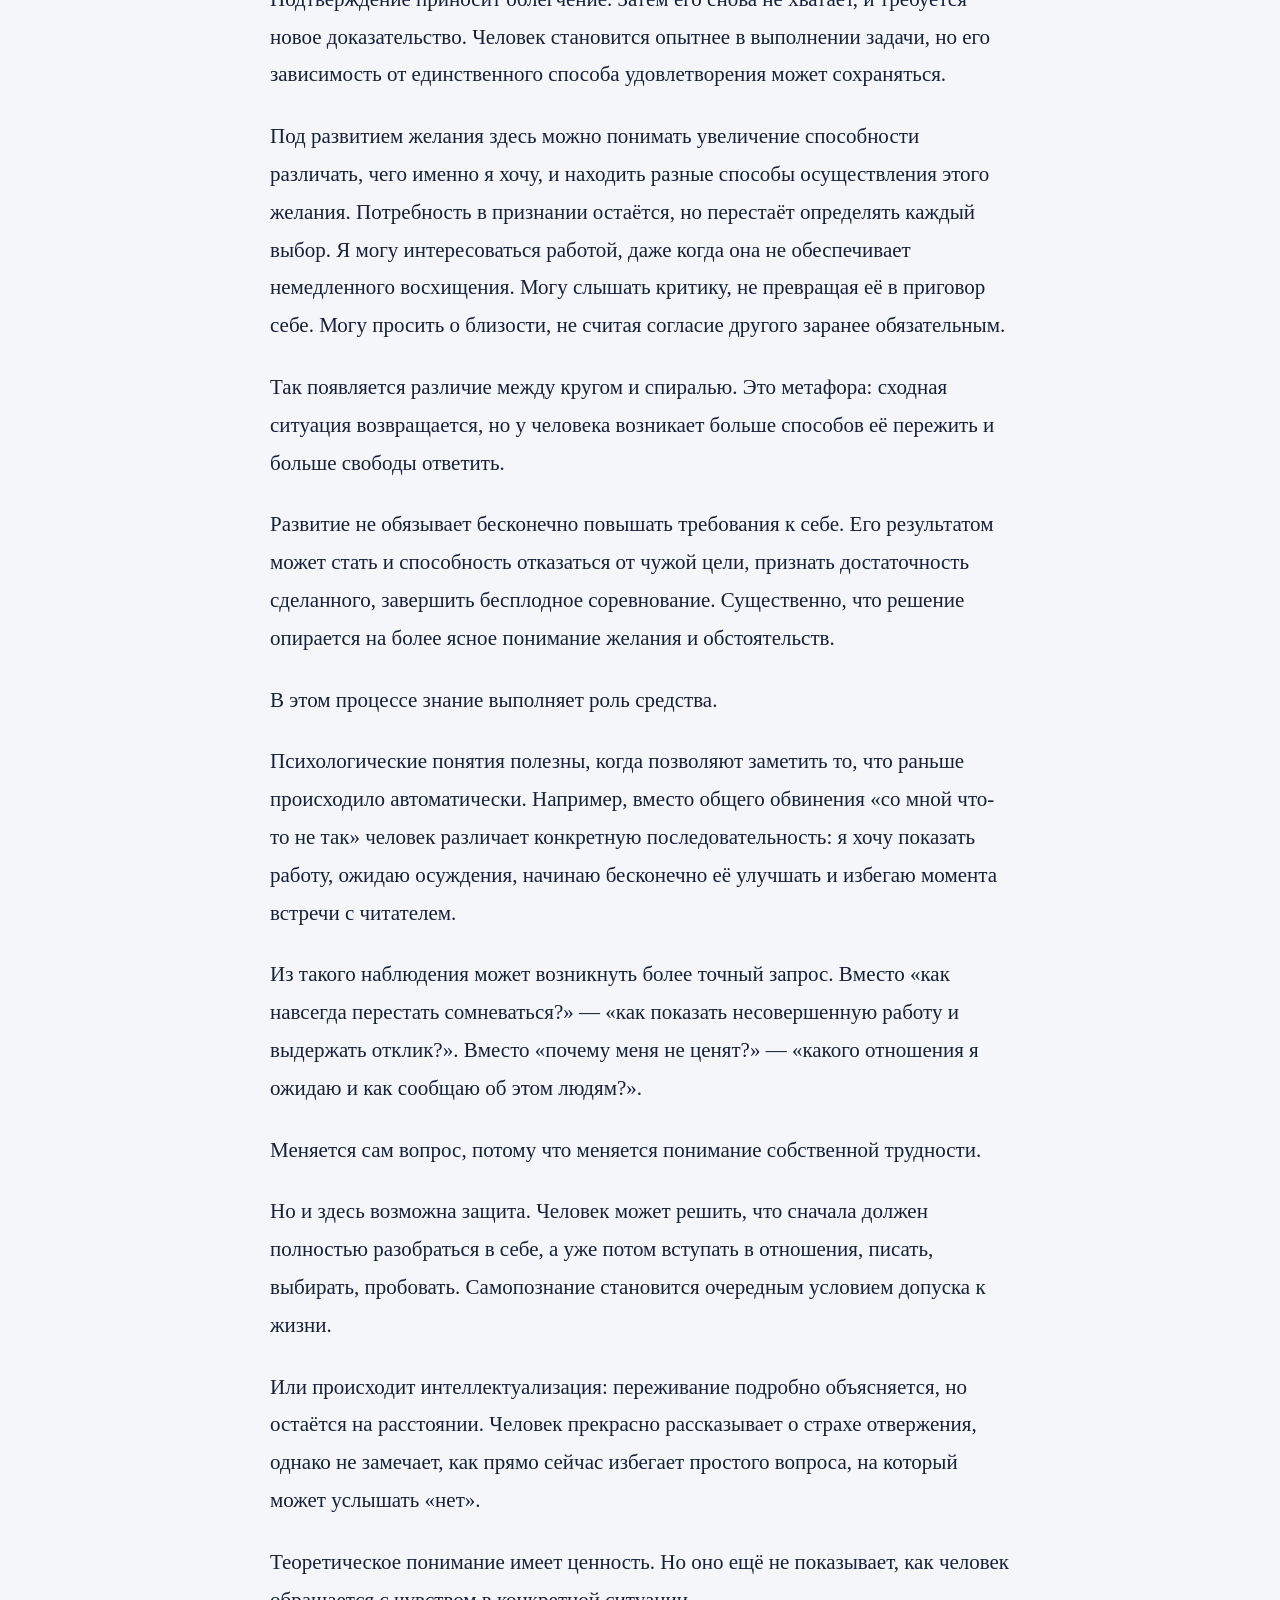
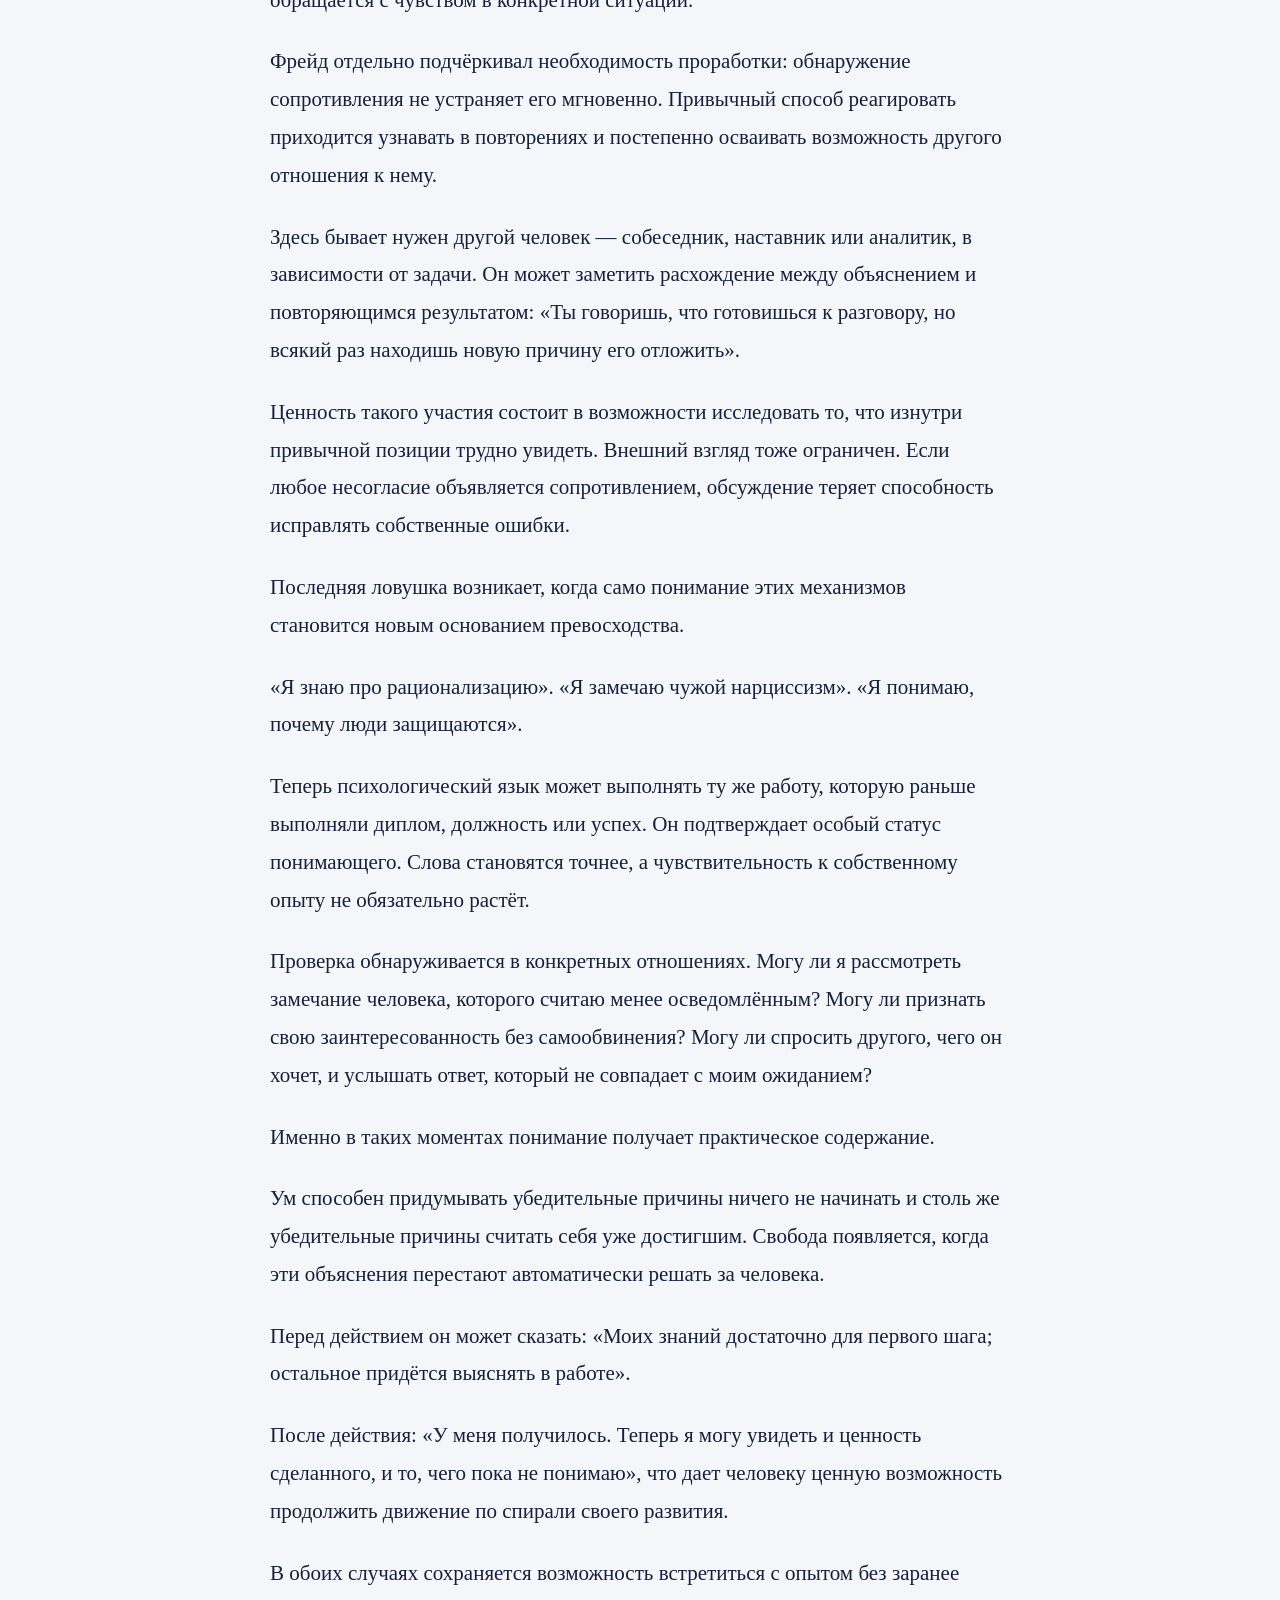
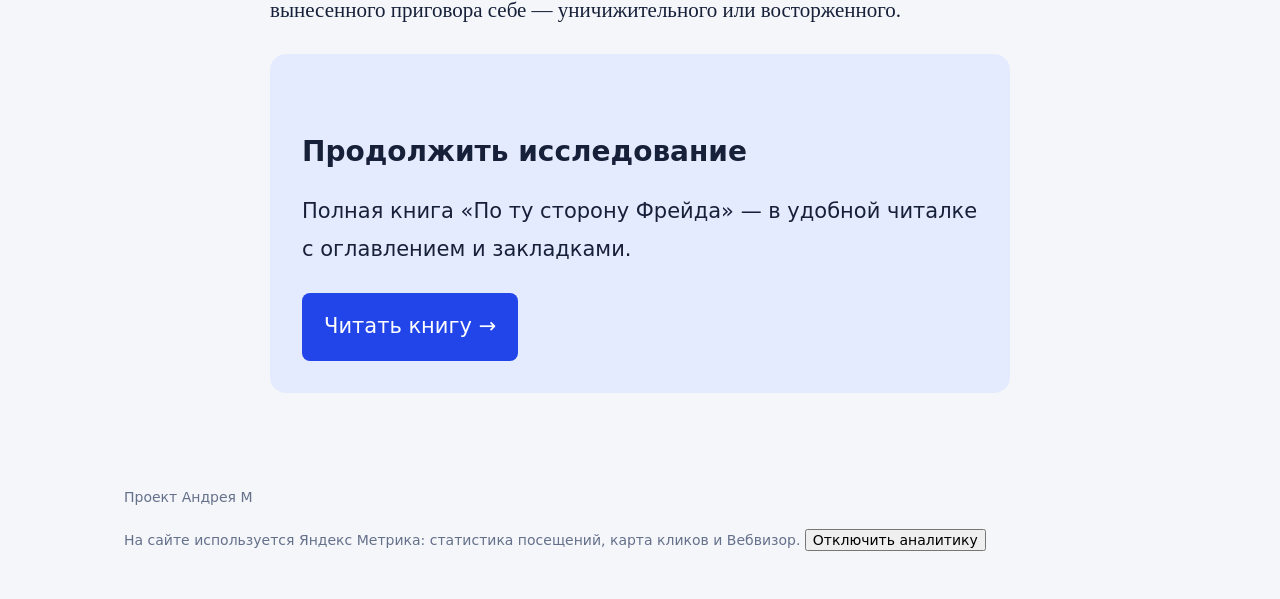
<file: articles/freedom-of-mind/index.html>
<!doctype html>
<html lang="ru"><head><meta charset="utf-8"><meta name="viewport" content="width=device-width, initial-scale=1"><title>Свобода ума — Мета</title><meta name="description" content="Как сомнение и уверенность могут удерживать нас на месте"><link rel="canonical" href="https://metapsy.online/articles/freedom-of-mind/"><meta property="og:type" content="article"><meta property="og:title" content="Свобода ума"><meta property="og:description" content="Как сомнение и уверенность могут удерживать нас на месте"><meta property="og:image" content="https://metapsy.online/assets/freedom-of-mind-v1.jpg"><style>*{box-sizing:border-box}body{margin:0;background:#f4f6fa;color:#172039;font-family:system-ui,sans-serif}header,main,footer{max-width:1080px;margin:auto;padding:24px}header{display:flex;justify-content:space-between}a{color:#244de5}header a{text-decoration:none}img{width:100%;height:auto;border-radius:16px}h1{font-size:clamp(36px,6vw,70px);line-height:1.08;letter-spacing:-.04em}article{max-width:740px;margin:48px auto;font-family:Georgia,serif;font-size:21px;line-height:1.8}h2{font-family:system-ui,sans-serif;font-size:28px;line-height:1.25;margin-top:48px}p{margin:24px 0}.cta{padding:32px;background:#e5ebff;border-radius:16px;font-family:system-ui,sans-serif}.button{display:inline-block;background:#2145e8;color:white;padding:15px 22px;border-radius:8px;text-decoration:none}footer{font-size:14px;color:#65708a}button{font:inherit;cursor:pointer}@media(max-width:600px){header,main,footer{padding:18px}article{font-size:19px}h2{font-size:25px}}</style></head><body>
<header><a href="../../#articles">МЕТА · Все статьи</a><a href="../../#/book" data-book>Читать книгу ↗</a></header>
<main><h1>Свобода ума</h1><p>Как сомнение и уверенность могут удерживать нас на месте</p><img src="../../assets/freedom-of-mind-v1.jpg" decoding="async" fetchpriority="high" width="1672" height="941" alt="Стеклянная петля раскрывается в спираль на синем фоне"><article>
<p>Человек давно собирается написать статью. Ему есть что сказать, тема занимает его, отдельные мысли уже складываются в текст. Но стоит открыть пустую страницу, как возникают возражения: «Я недостаточно знаю. Всё это уже было сказано. Возможно, я просто хочу внимания. Сначала нужно разобраться основательнее».</p>
<p>Он продолжает читать, собирать материалы, уточнять замысел. Статьи нет, зато есть убедительное объяснение, почему начинать пока рано.</p>
<p>Предположим, однажды он всё-таки пишет и публикует текст. Получает хорошие отзывы. Теперь появляется другое ощущение: «Я смог выразить то, чего другие не понимают. У меня особый взгляд. Критика, наверное, возникает потому, что читатели ещё не доросли».</p>
<p>На поверхности произошла полная перемена. Сомнение сменилось уверенностью. Но отношение к опыту может остаться прежним: сначала человек не позволял проверить свои возможности, затем перестал позволять проверять свои выводы.</p>
<p>Самообесценивание и самовозвеличивание иногда выполняют одну функцию: защищают привычное представление о себе от изменений. В одном случае опыт не начинается, в другом — его результаты перестают восприниматься.</p>
<p>Это не обязательная последовательность. Один человек преимущественно сомневается, другой преимущественно возвеличивает себя, третий колеблется между этими состояниями. Важно понять, как противоположные рассуждения могут обслуживать одну внутреннюю задачу.</p>
<p>В обоих случаях прерывается движение: захотел, попробовал, получил опыт, увидел что-то новое — и теперь можешь действовать с учётом этого. Перед действием сомнение не даёт попробовать. После действия уверенность может помешать увидеть, чему ещё предстоит научиться. Поэтому важно, что происходит вслед за мыслью: она помогает сделать следующий шаг или объясняет, почему он уже не нужен.</p>
<p>Любое значимое желание делает нас уязвимыми. Когда мне чего-то хочется, появляется разница между тем, что есть, и тем, что я хотел бы получить. Я ещё не умею, не знаю, не достиг, не получил ответа. Приходится допускать ожидание и возможность разочарования.</p>
<p>Психоаналитический язык позволяет говорить о вложении либидо — о том, как желание связывается с человеком, делом, образом или идеалом. Это почти измеримый запас топлива. В повседневном опыте вложение узнаётся по тому, что нечто становится для нас значимым: мы уделяем этому внимание, возвращаемся к нему, рискуем получить удовольствие или испытать боль.</p>
<p>Напряжение можно уменьшить, отказавшись от попытки. Можно вступить в действие, не имея полной гарантии результата. Во втором случае приходится встретиться не только с задачей, но и с собой: собственными ограничениями, ожиданиями, зависимостью от других.</p>
<p>Психические защиты помогают справляться с такими переживаниями. Они становятся препятствием, когда привычный способ защиты постоянно закрывает доступ к опыту, которого человек сам хочет.</p>
<p>Перед действием защита нередко принимает форму разумной требовательности.</p>
<p>«Сначала нужно достаточно подготовиться». «Нельзя делать поверхностно». «Важно понимать свои мотивы». В этих положениях может быть много правды. Проблема обнаруживается в том, какое условие из них выводится.</p>
<p>Иногда мы ставим себе условие: сначала стать уверенным — потом пробовать; сначала стать бескорыстным — потом помогать. Но уверенность может расти через попытки, а понимание своих мотивов — через участие в отношениях. Если ждать полной готовности, можно так и не начать.</p>
<p>Человек требует от себя до начала работы того, что может сформироваться в процессе этой работы.</p>
<p>Так работает один из вариантов рационализации. Человек находит убедительное объяснение решению, на которое влияют не вполне осознаваемые мотивы. Он может искренне считать, что защищает качество будущего текста, хотя одновременно избегает стыда перед возможным читателем.</p>
<p>Слово «одновременно» здесь существенно. Забота о качестве не обязана быть выдумкой. Одно рассуждение может выражать реальное соображение и вместе с тем помогать обходить неприятное переживание.</p>
<p>Поэтому полезно смотреть на продолжение мысли. «Мне не хватает знаний» может привести к конкретному вопросу, который нужно изучить. Но может годами поддерживать неопределённую подготовку без момента проверки. В первом случае недостаток становится задачей. Во втором — окончательным объяснением невозможности начать.</p>
<p>Особенно сильны доводы о нечистоте мотивов.</p>
<p>«Я хочу, чтобы меня прочитали и оценили». Из этого возникает обвинение: «Значит, мне нечего сказать, я просто добиваюсь внимания».</p>
<p>Однако желание признания не отменяет интереса к предмету. В одном поступке могут участвовать любопытство, честолюбие, удовольствие от работы, стремление принести пользу и желание понравиться. Отсутствие полной бескорыстности не делает действие автоматически бессмысленным.</p>
<p>Человек может начать с этих смешанными мотивами. Работа даст материал, которого ещё нет в воображении: где он действительно увлечён, где торопится произвести впечатление, где способен слушать возражения, а где чувствует угрозу.</p>
<p>Разрешить себе такой опыт означает отказаться от требования заранее вынести окончательный приговор собственной личности.</p>
<p>Но совершённое действие ещё не завершает историю.</p>
<p>После успеха защитная задача может измениться. Теперь есть реальное достижение, которым можно гордиться. Вместе с ним появляется соблазн придать этому достижению слишком широкий смысл.</p>
<p>«У меня получилась хорошая статья» превращается в «я выдающийся мыслитель». «Я помог человеку» — в «я бескорыстнее окружающих». «Я увидел свою ошибку» — в «теперь я понимаю себя и больше не подвержен самообману».</p>
<p>Конкретный результат становится доказательством совершенства личности.</p>
<p>У человека есть представление о том, каким он хочет быть: умным, сильным, щедрым, самостоятельным. Когда удаётся поступить в соответствии с этим представлением, он чувствует удовлетворение собой: «Я смог. У меня получилось».</p>
<p>Само по себе это не проблема. Важно, какой вывод человек делает из успеха.</p>
<p>Можно сказать: «Я хорошо справился с этой задачей». А можно решить: «Этот успех доказывает, что я лучше других и мне больше нечему учиться».</p>
<p>В первом случае человек признаёт своё достижение. Во втором — превращает его в доказательство собственной исключительности. Тогда замечание об ошибке начинает восприниматься как нападение: ведь под вопросом оказывается уже не отдельная работа, а его представление о себе.</p>
<p>Удовлетворение результатом может поддерживать интерес к дальнейшей работе. Защитная идеализация действует иначе: сомнение в конкретном результате начинает угрожать всему образу себя.</p>
<p>Редактор указывает на неточность, а автор слышит отрицание собственной значительности. Вместо проверки аргумента возникает потребность объяснить, почему редактор неспособен его понять. Человек по-прежнему много работает, но всё больше сил уходит на подтверждение уже принятого представления о себе.</p>
<p>Деятельность продолжается, а способность учиться на её результатах сужается.</p>
<p>В отношениях эта динамика особенно заметна. Человек помогает близкому и постепенно начинает воспринимать свои усилия как право на особое отношение: «После всего, что я сделал, меня должны слушать. Мои желания должны учитывать в первую очередь».</p>
<p>Если близкий не выполняет этого требования, возникает фрустрация. Она может перейти в обвинение: «Я столько отдаю, а ты неблагодарный».</p>
<p>Разочарование иногда указывает на реальный дисбаланс отношений. Но возможна и другая сторона: условия обмена никогда не обсуждались, а помощь сопровождалась негласным ожиданием восхищения, послушания или постоянной нуждаемости.</p>
<p>Тогда признать собственную заинтересованность бывает труднее, чем обвинить другого. Обвинение сохраняет образ безусловно щедрого человека. Признание личной заинтересованность требует более сложной картины: я действительно заботился и одновременно хотел получить нечто важное для себя.</p>
<p>Если эту сложность удаётся выдержать, появляется возможность разговаривать о взаимности, границах и желаниях прямо, без иллюзии о своем альтруизме. Другому уже не приходится догадываться о долге, который ему молча предъявили.</p>
<p>Здесь становится понятным родство двух защитных позиций.</p>
<p>Перед действием личная заинтересованность используется как основание ничего не делать: «Если я хочу признания, моя работа ничего не стоит».</p>
<p>После действия та же заинтересованность исключается из рассмотрения: «Я действовал бескорыстно, поэтому проблема только в тех, кто меня не оценил».</p>
<p>Оба рассуждения избавляют от необходимости исследовать смешанные мотивы. Первое заранее обесценивает возможность, второе заранее закрывает вопрос о достигнутом.</p>
<p>Именно поэтому нельзя раз и навсегда выбрать между самокритикой и поддержкой себя. Обе способны помогать и обе способны защищать от опыта.</p>
<p>Перед первой попыткой человеку может быть необходимо признать: «Мне не нужно знать всё, чтобы начать». После успеха — допустить: «Сделанное не означает, что я уже всё понимаю». Это разные ответы на разные затруднения.</p>
<p>Полезность мысли зависит и от момента, в который она появляется, и от того, что следует за ней.</p>
<p>При этом функция мысли не отменяет вопроса о её истинности. Замечание редактора может быть правильным, даже если вызывает болезненную реакцию. Сомнение в проекте может точно указывать на его слабое место. Называя мысль защитной, нельзя автоматически считать её ложной или поступать ей наперекор.</p>
<p>Можно проверить факт и отдельно исследовать вывод. «В тексте есть ошибки» — одно утверждение. «Значит, я не способен писать» — другое. Между ними находится переход, который и заслуживает внимания.</p>
<p>То же относится к успеху. «Моя работа получила признание» не доказывает, что всякая критика теперь некомпетентна.</p>
<p>Остаётся вопрос: как отличить развитие от воспроизведения привычного способа жизни?</p>
<p>Количество усилий само по себе ответа не даёт. Можно годами работать на износ, чтобы снова и снова получать подтверждение собственной ценности. Меняются проекты, должности, аудитория, а внутренняя задача остаётся прежней: доказать, что я имею право на уважение.</p>
<p>Подтверждение приносит облегчение. Затем его снова не хватает, и требуется новое доказательство. Человек становится опытнее в выполнении задачи, но его зависимость от единственного способа удовлетворения может сохраняться.</p>
<p>Под развитием желания здесь можно понимать увеличение способности различать, чего именно я хочу, и находить разные способы осуществления этого желания. Потребность в признании остаётся, но перестаёт определять каждый выбор. Я могу интересоваться работой, даже когда она не обеспечивает немедленного восхищения. Могу слышать критику, не превращая её в приговор себе. Могу просить о близости, не считая согласие другого заранее обязательным.</p>
<p>Так появляется различие между кругом и спиралью. Это метафора: сходная ситуация возвращается, но у человека возникает больше способов её пережить и больше свободы ответить.</p>
<p>Развитие не обязывает бесконечно повышать требования к себе. Его результатом может стать и способность отказаться от чужой цели, признать достаточность сделанного, завершить бесплодное соревнование. Существенно, что решение опирается на более ясное понимание желания и обстоятельств.</p>
<p>В этом процессе знание выполняет роль средства.</p>
<p>Психологические понятия полезны, когда позволяют заметить то, что раньше происходило автоматически. Например, вместо общего обвинения «со мной что-то не так» человек различает конкретную последовательность: я хочу показать работу, ожидаю осуждения, начинаю бесконечно её улучшать и избегаю момента встречи с читателем.</p>
<p>Из такого наблюдения может возникнуть более точный запрос. Вместо «как навсегда перестать сомневаться?» — «как показать несовершенную работу и выдержать отклик?». Вместо «почему меня не ценят?» — «какого отношения я ожидаю и как сообщаю об этом людям?».</p>
<p>Меняется сам вопрос, потому что меняется понимание собственной трудности.</p>
<p>Но и здесь возможна защита. Человек может решить, что сначала должен полностью разобраться в себе, а уже потом вступать в отношения, писать, выбирать, пробовать. Самопознание становится очередным условием допуска к жизни.</p>
<p>Или происходит интеллектуализация: переживание подробно объясняется, но остаётся на расстоянии. Человек прекрасно рассказывает о страхе отвержения, однако не замечает, как прямо сейчас избегает простого вопроса, на который может услышать «нет».</p>
<p>Теоретическое понимание имеет ценность. Но оно ещё не показывает, как человек обращается с чувством в конкретной ситуации.</p>
<p>Фрейд отдельно подчёркивал необходимость проработки: обнаружение сопротивления не устраняет его мгновенно. Привычный способ реагировать приходится узнавать в повторениях и постепенно осваивать возможность другого отношения к нему.</p>
<p>Здесь бывает нужен другой человек — собеседник, наставник или аналитик, в зависимости от задачи. Он может заметить расхождение между объяснением и повторяющимся результатом: «Ты говоришь, что готовишься к разговору, но всякий раз находишь новую причину его отложить».</p>
<p>Ценность такого участия состоит в возможности исследовать то, что изнутри привычной позиции трудно увидеть. Внешний взгляд тоже ограничен. Если любое несогласие объявляется сопротивлением, обсуждение теряет способность исправлять собственные ошибки.</p>
<p>Последняя ловушка возникает, когда само понимание этих механизмов становится новым основанием превосходства.</p>
<p>«Я знаю про рационализацию». «Я замечаю чужой нарциссизм». «Я понимаю, почему люди защищаются».</p>
<p>Теперь психологический язык может выполнять ту же работу, которую раньше выполняли диплом, должность или успех. Он подтверждает особый статус понимающего. Слова становятся точнее, а чувствительность к собственному опыту не обязательно растёт.</p>
<p>Проверка обнаруживается в конкретных отношениях. Могу ли я рассмотреть замечание человека, которого считаю менее осведомлённым? Могу ли признать свою заинтересованность без самообвинения? Могу ли спросить другого, чего он хочет, и услышать ответ, который не совпадает с моим ожиданием?</p>
<p>Именно в таких моментах понимание получает практическое содержание.</p>
<p>Ум способен придумывать убедительные причины ничего не начинать и столь же убедительные причины считать себя уже достигшим. Свобода появляется, когда эти объяснения перестают автоматически решать за человека.</p>
<p>Перед действием он может сказать: «Моих знаний достаточно для первого шага; остальное придётся выяснять в работе».</p>
<p>После действия: «У меня получилось. Теперь я могу увидеть и ценность сделанного, и то, чего пока не понимаю», что дает человеку ценную возможность продолжить движение по спирали своего развития.</p>
<p>В обоих случаях сохраняется возможность встретиться с опытом без заранее вынесенного приговора себе — уничижительного или восторженного.</p>
<div id="article-end"></div><aside class="cta"><h2>Продолжить исследование</h2><p>Полная книга «По ту сторону Фрейда» — в удобной читалке с оглавлением и закладками.</p><a class="button" href="../../#/book" data-book>Читать книгу →</a></aside></article></main><footer>Проект Андрея М<p>На сайте используется Яндекс Метрика: статистика посещений, карта кликов и Вебвизор. <button id="optout">Отключить аналитику</button></p></footer><script src="analytics.js" defer></script></body></html>
</file>
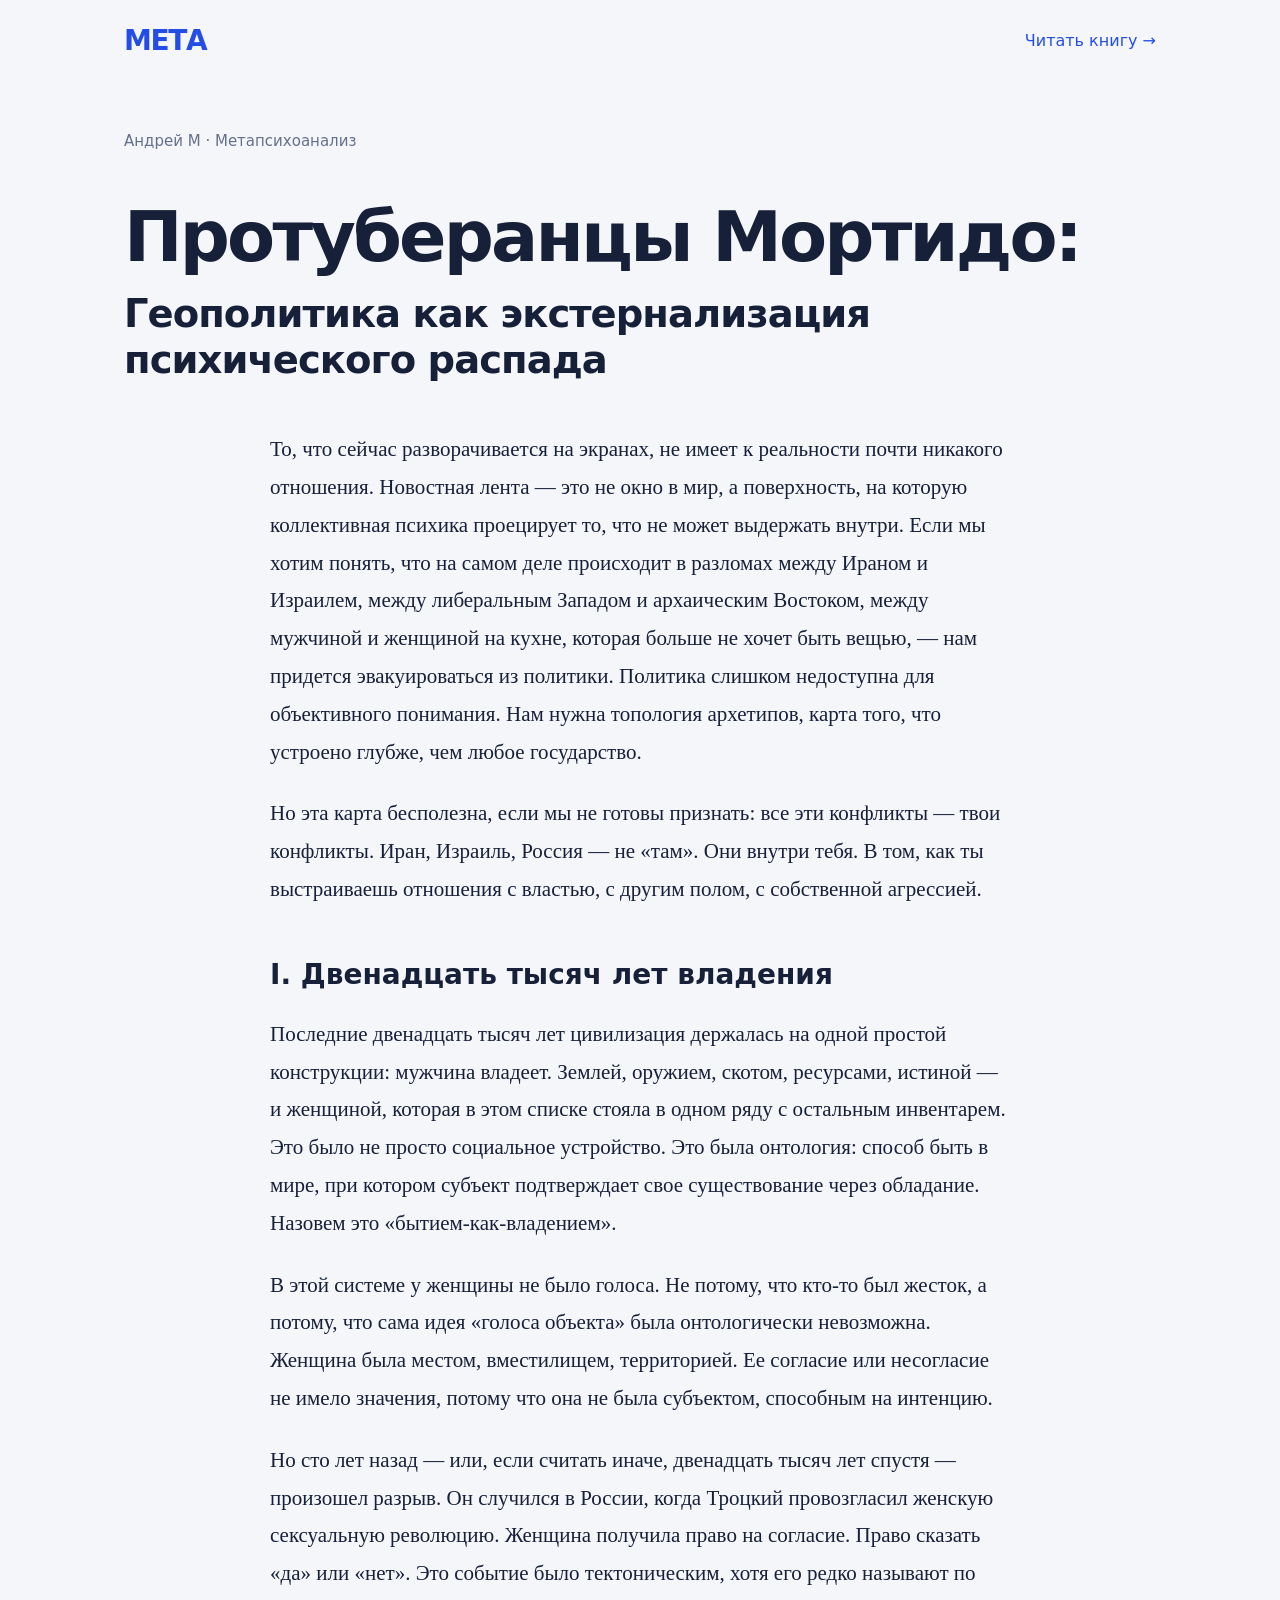
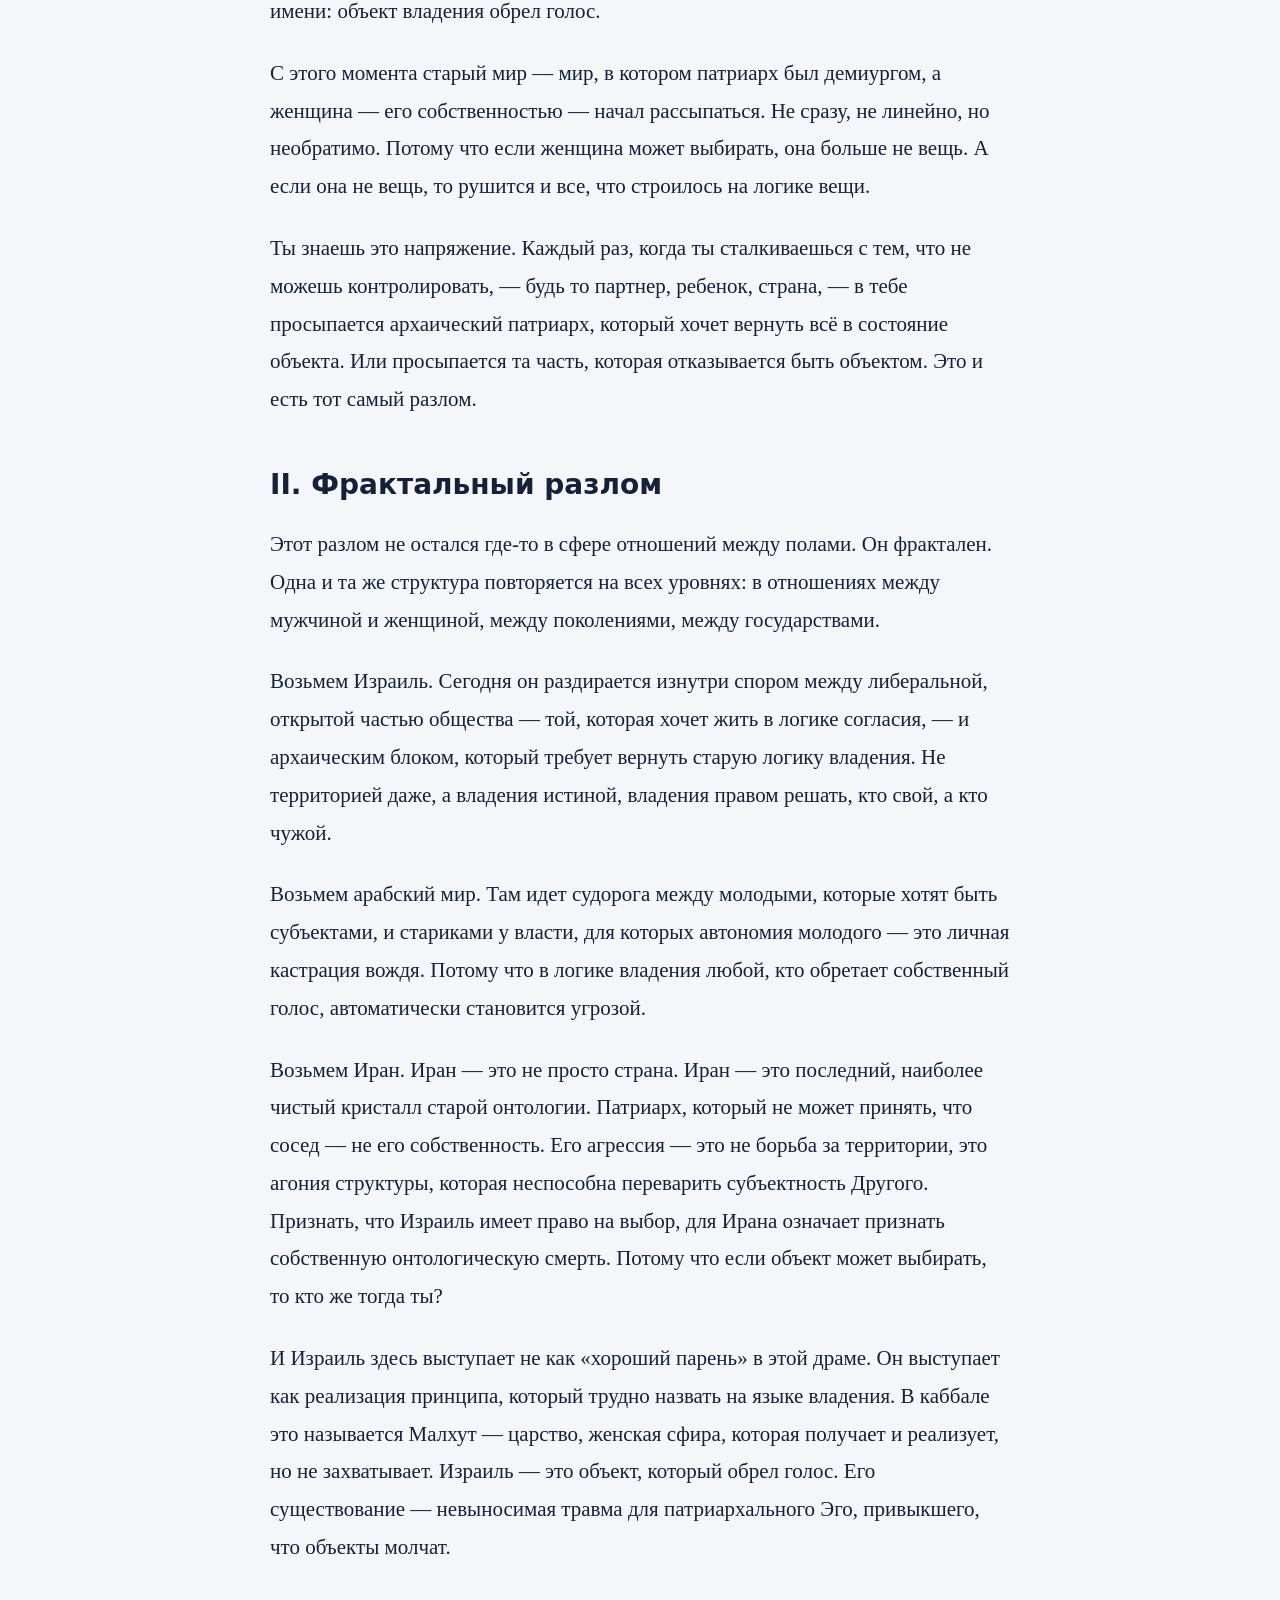
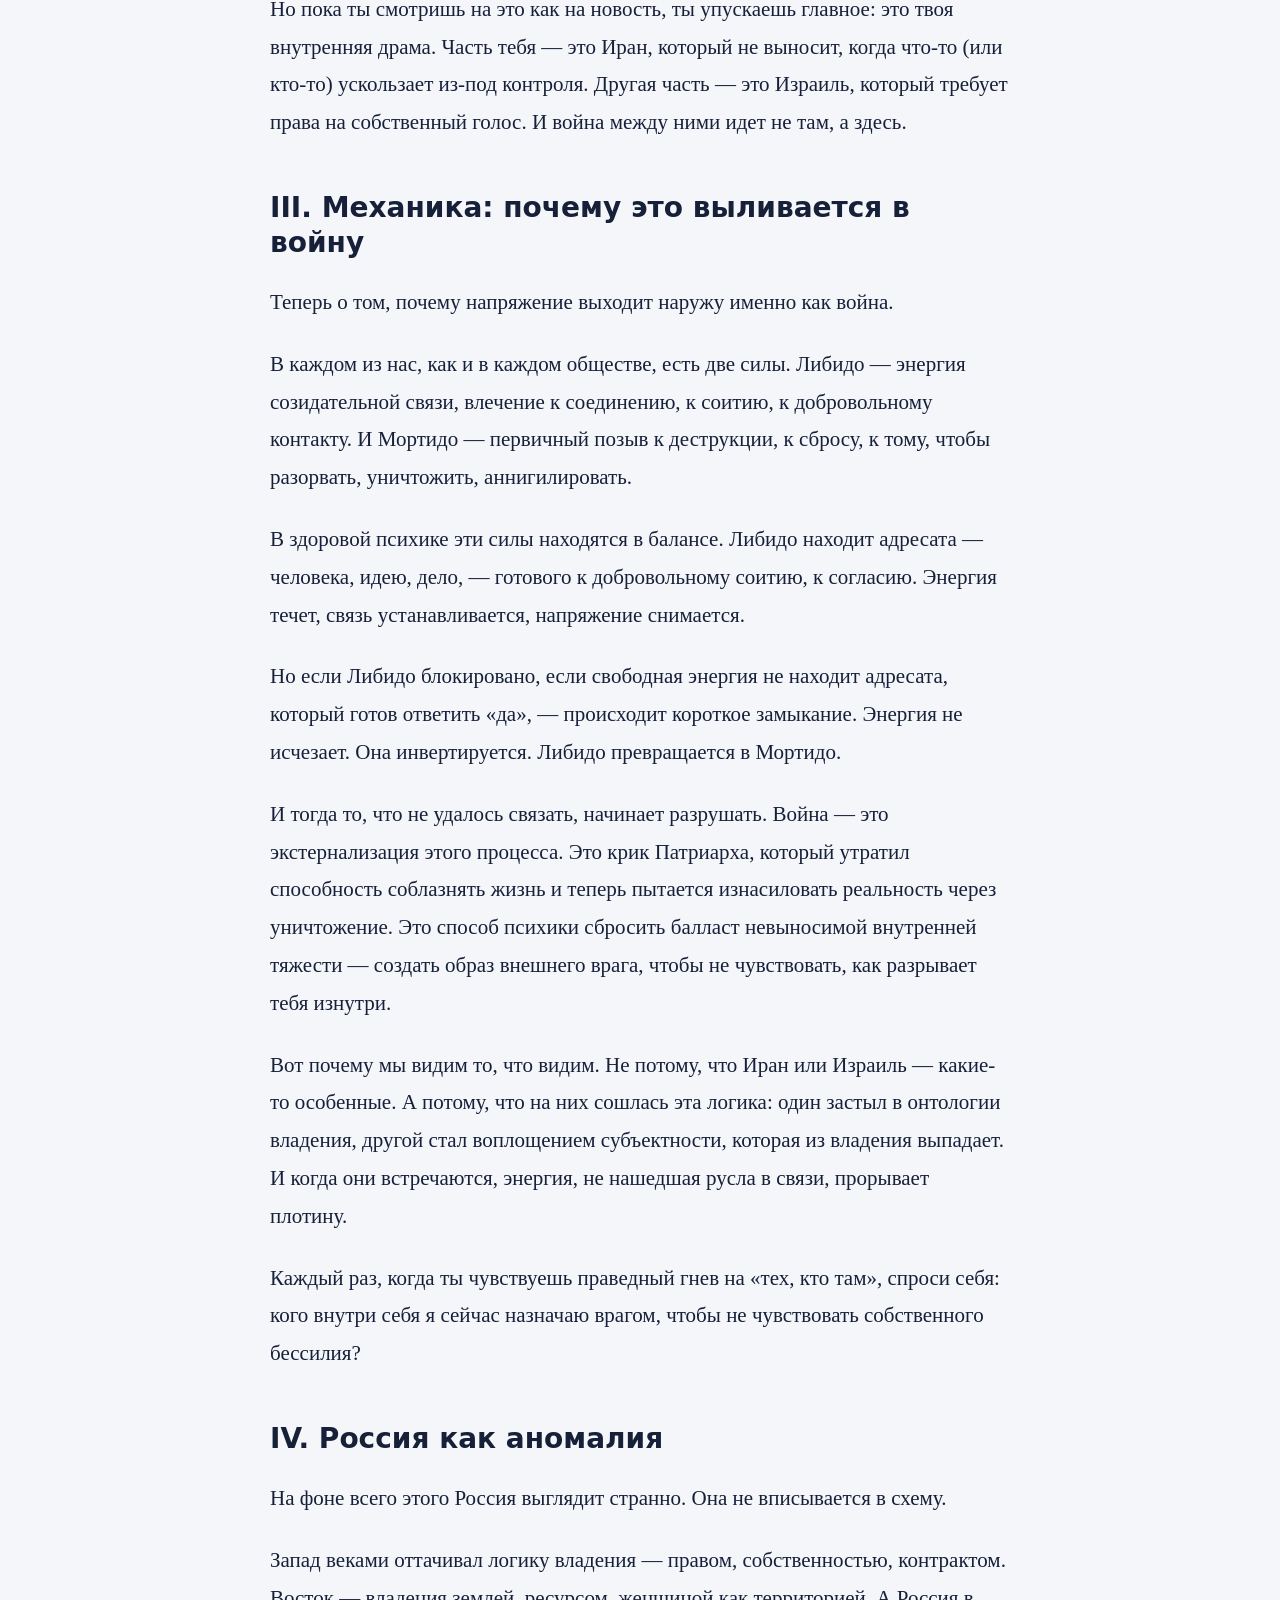
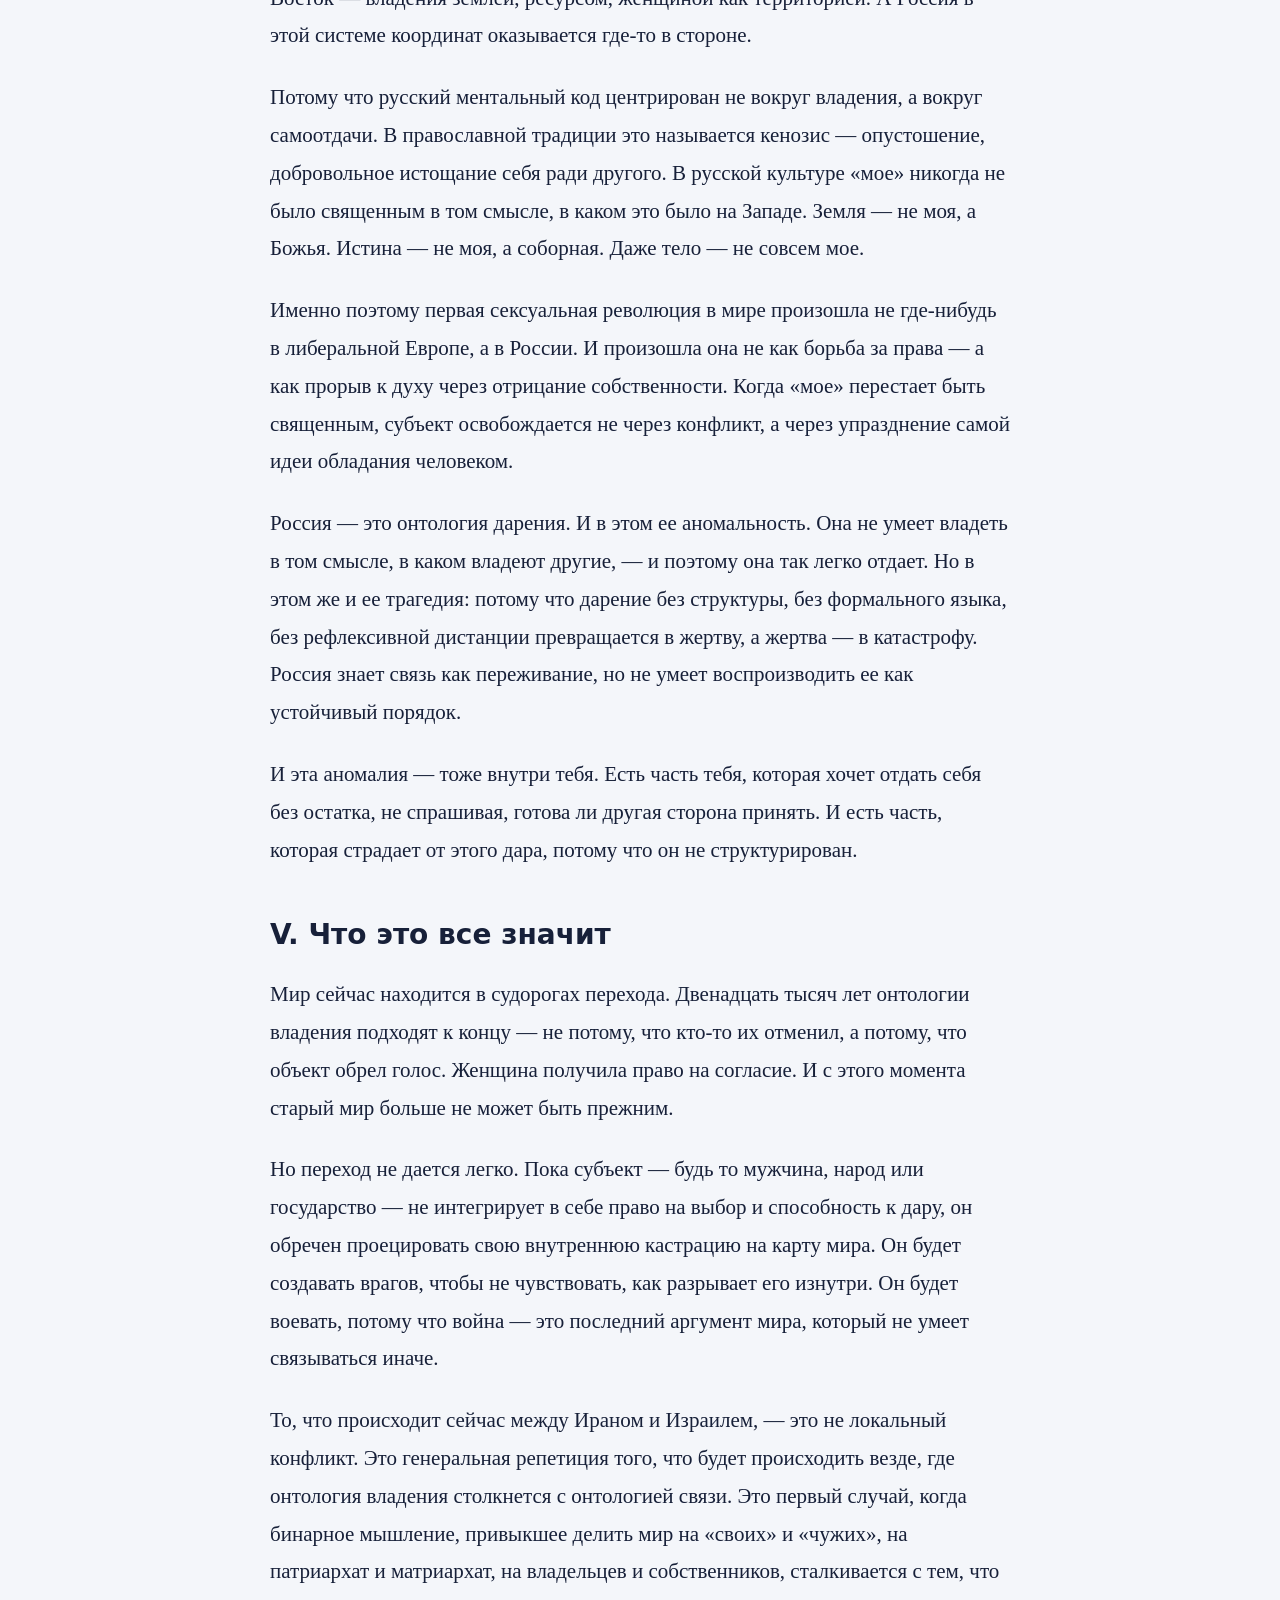
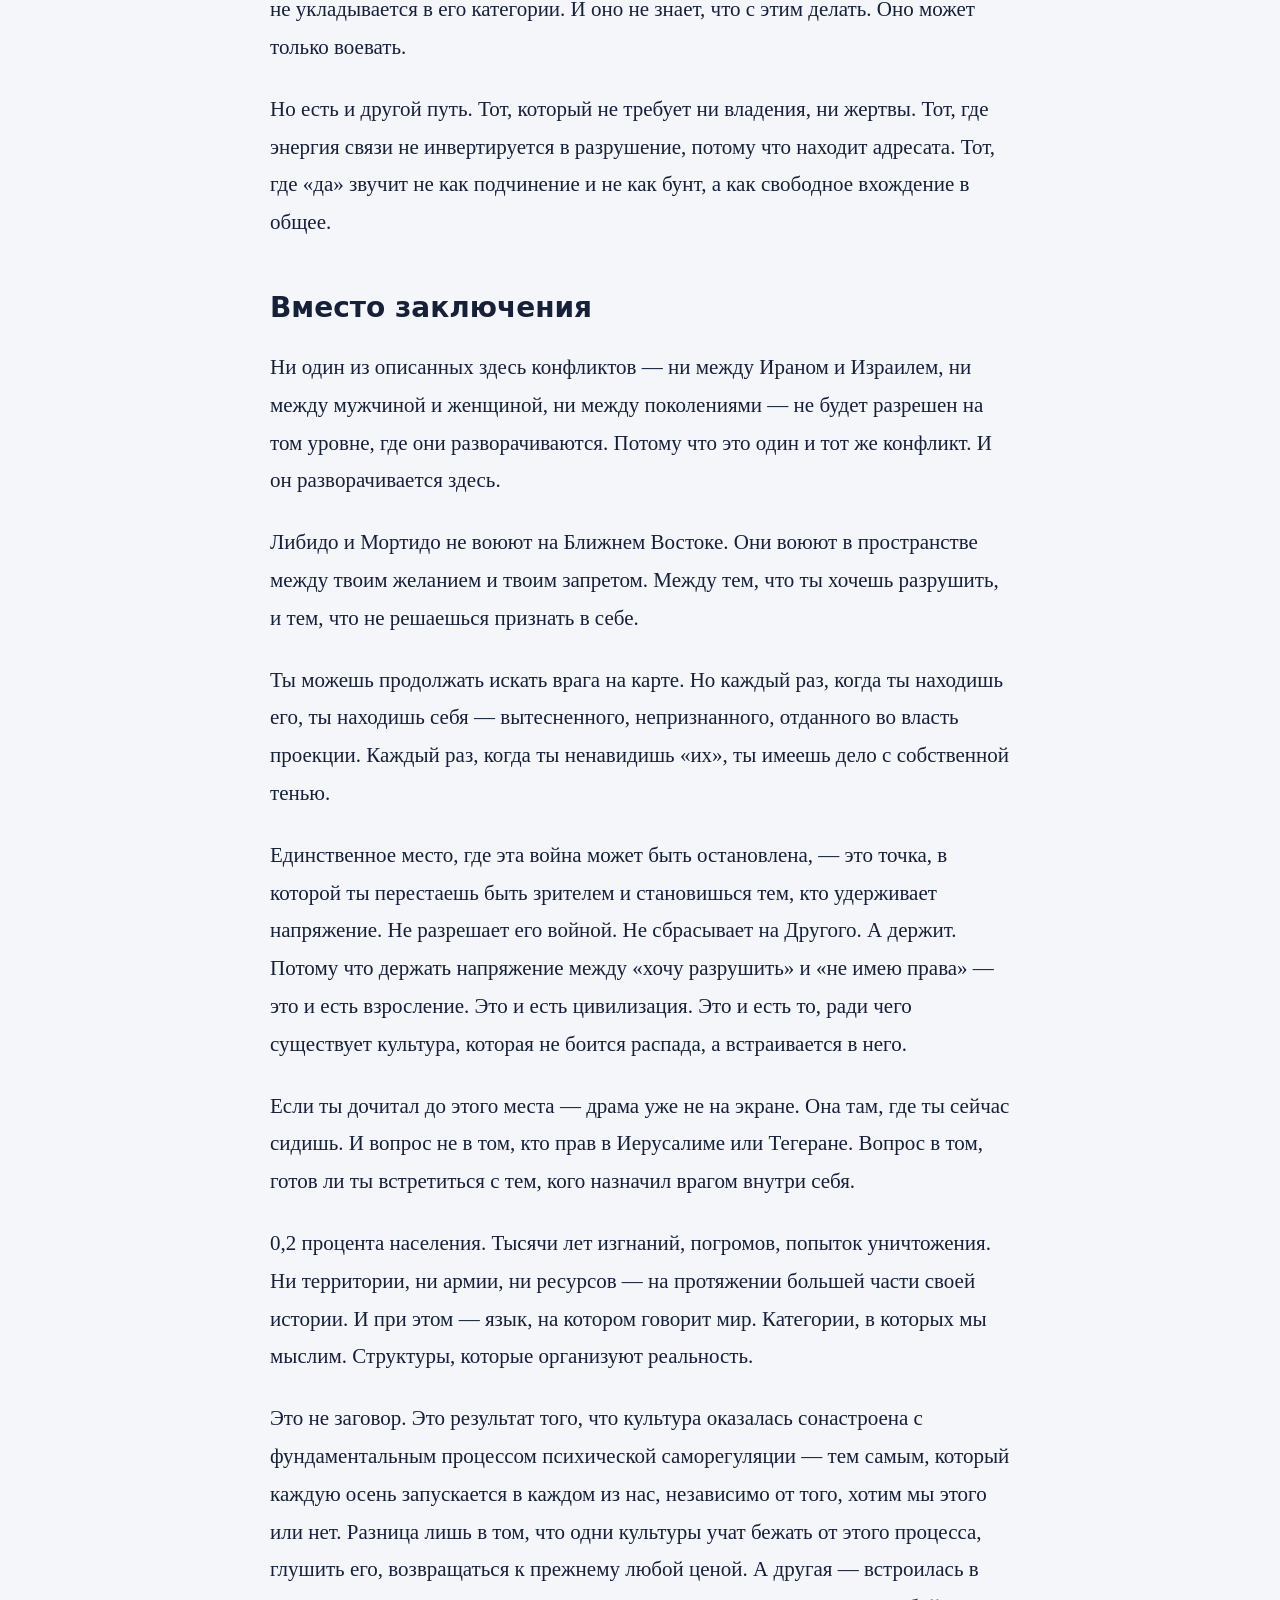
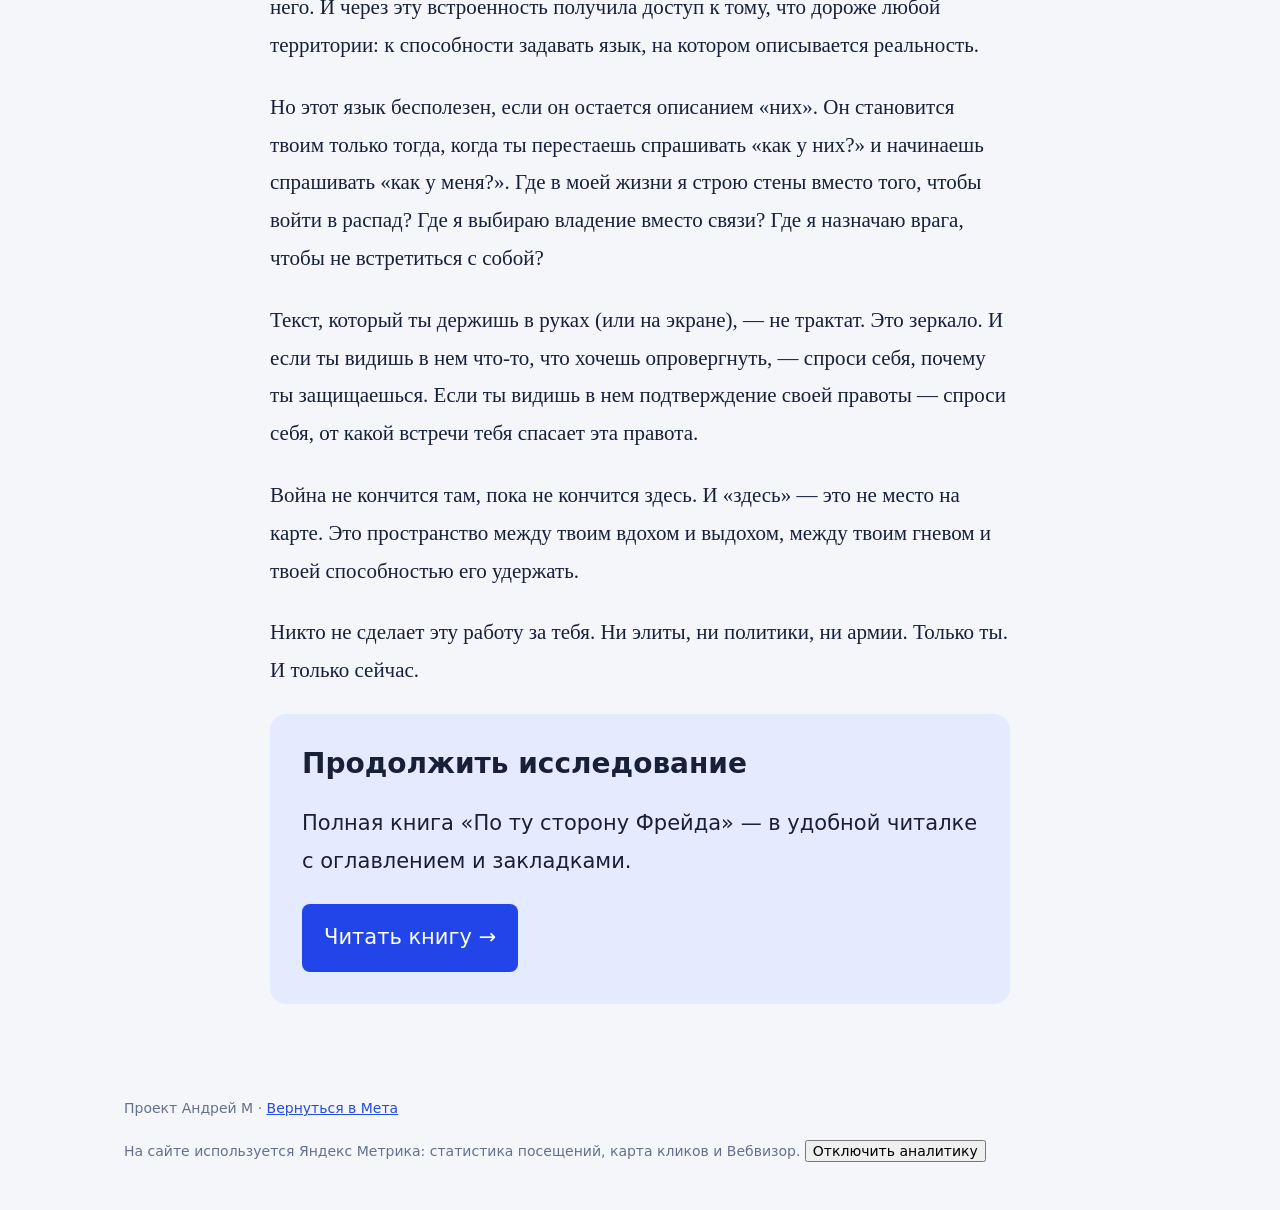
<file: articles/mortido-geopolitics/index.html>
<!doctype html>
<html lang="ru">
<head>
<meta charset="utf-8">
<meta name="viewport" content="width=device-width, initial-scale=1">
<title>Протуберанцы Мортидо: Геополитика как экстернализация психического распада — Мета</title>
<meta name="description" content="Протуберанцы Мортидо. Геополитика как экстернализация психического распада. Текст Андрея М о Либидо, Мортидо и связи внутреннего конфликта с общей жизнью.">
<meta name="author" content="Андрей М">
<link rel="canonical" href="https://metapsy.online/articles/mortido-geopolitics/">
<meta property="og:type" content="article">
<meta property="og:locale" content="ru_RU">
<meta property="og:site_name" content="Мета">
<meta property="og:title" content="Протуберанцы Мортидо: Геополитика как экстернализация психического распада">
<meta property="og:description" content="Протуберанцы Мортидо. Геополитика как экстернализация психического распада. Текст Андрея М о Либидо, Мортидо и связи внутреннего конфликта с общей жизнью.">
<meta property="og:url" content="https://metapsy.online/articles/mortido-geopolitics/">
<style>*{box-sizing:border-box}body{margin:0;background:#f4f6fa;color:#172039;font-family:system-ui,sans-serif}header,main,footer{max-width:1080px;margin:auto;padding:24px}header{display:flex;justify-content:space-between}a{color:#244de5}header a{text-decoration:none}img{width:100%;height:auto;border-radius:16px}h1{font-size:clamp(36px,6vw,70px);line-height:1.08;letter-spacing:-.04em}article{max-width:740px;margin:48px auto;font-family:Georgia,serif;font-size:21px;line-height:1.8}h2{font-family:system-ui,sans-serif;font-size:28px;line-height:1.25;margin-top:48px}p{margin:24px 0}.cta{padding:32px;background:#e5ebff;border-radius:16px;font-family:system-ui,sans-serif}.button{display:inline-block;background:#2145e8;color:white;padding:15px 22px;border-radius:8px;text-decoration:none}footer{font-size:14px;color:#65708a}button{font:inherit;cursor:pointer}@media(max-width:600px){header,main,footer{padding:18px}article{font-size:19px}h2{font-size:25px}}header{align-items:center;gap:20px}header a:first-child{font-weight:800;letter-spacing:-.05em;font-size:28px}h1{overflow-wrap:break-word}.article-meta{color:#65708a;font-size:15px;line-height:1.6}.article-subtitle{display:block;font-size:.55em;line-height:1.2;letter-spacing:-.025em;margin-top:.4em}article p{overflow-wrap:break-word}h2{scroll-margin-top:28px}.cta h2{margin-top:0}:focus-visible{outline:3px solid #244de5;outline-offset:5px}@media(max-width:600px){.article-subtitle{font-size:.62em}.cta{padding:24px}header a:last-child{font-size:14px}}</style>
</head>
<body>
<header><a href="../../" aria-label="Мета — на главную">МЕТА</a><a href="../../#/book" data-book>Читать книгу →</a></header>
<main>
<p class="article-meta">Андрей М · Метапсихоанализ</p>
<h1>Протуберанцы Мортидо: <span class="article-subtitle">Геополитика как экстернализация психического распада</span></h1>
<article>
<div id="author-text">
<p>То, что сейчас разворачивается на экранах, не имеет к реальности почти никакого отношения. Новостная лента — это не окно в мир, а поверхность, на которую коллективная психика проецирует то, что не может выдержать внутри. Если мы хотим понять, что на самом деле происходит в разломах между Ираном и Израилем, между либеральным Западом и архаическим Востоком, между мужчиной и женщиной на кухне, которая больше не хочет быть вещью, — нам придется эвакуироваться из политики. Политика слишком недоступна для объективного понимания. Нам нужна топология архетипов, карта того, что устроено глубже, чем любое государство.</p>
<p>Но эта карта бесполезна, если мы не готовы признать: все эти конфликты — твои конфликты. Иран, Израиль, Россия — не «там». Они внутри тебя. В том, как ты выстраиваешь отношения с властью, с другим полом, с собственной агрессией.</p>
<h2 id="section-1">I. Двенадцать тысяч лет владения</h2>
<p>Последние двенадцать тысяч лет цивилизация держалась на одной простой конструкции: мужчина владеет. Землей, оружием, скотом, ресурсами, истиной — и женщиной, которая в этом списке стояла в одном ряду с остальным инвентарем. Это было не просто социальное устройство. Это была онтология: способ быть в мире, при котором субъект подтверждает свое существование через обладание. Назовем это «бытием-как-владением».</p>
<p>В этой системе у женщины не было голоса. Не потому, что кто-то был жесток, а потому, что сама идея «голоса объекта» была онтологически невозможна. Женщина была местом, вместилищем, территорией. Ее согласие или несогласие не имело значения, потому что она не была субъектом, способным на интенцию.</p>
<p>Но сто лет назад — или, если считать иначе, двенадцать тысяч лет спустя — произошел разрыв. Он случился в России, когда Троцкий провозгласил женскую сексуальную революцию. Женщина получила право на согласие. Право сказать «да» или «нет». Это событие было тектоническим, хотя его редко называют по имени: объект владения обрел голос.</p>
<p>С этого момента старый мир — мир, в котором патриарх был демиургом, а женщина — его собственностью — начал рассыпаться. Не сразу, не линейно, но необратимо. Потому что если женщина может выбирать, она больше не вещь. А если она не вещь, то рушится и все, что строилось на логике вещи.</p>
<p>Ты знаешь это напряжение. Каждый раз, когда ты сталкиваешься с тем, что не можешь контролировать, — будь то партнер, ребенок, страна, — в тебе просыпается архаический патриарх, который хочет вернуть всё в состояние объекта. Или просыпается та часть, которая отказывается быть объектом. Это и есть тот самый разлом.</p>
<h2 id="section-2">II. Фрактальный разлом</h2>
<p>Этот разлом не остался где-то в сфере отношений между полами. Он фрактален. Одна и та же структура повторяется на всех уровнях: в отношениях между мужчиной и женщиной, между поколениями, между государствами.</p>
<p>Возьмем Израиль. Сегодня он раздирается изнутри спором между либеральной, открытой частью общества — той, которая хочет жить в логике согласия, — и архаическим блоком, который требует вернуть старую логику владения. Не территорией даже, а владения истиной, владения правом решать, кто свой, а кто чужой.</p>
<p>Возьмем арабский мир. Там идет судорога между молодыми, которые хотят быть субъектами, и стариками у власти, для которых автономия молодого — это личная кастрация вождя. Потому что в логике владения любой, кто обретает собственный голос, автоматически становится угрозой.</p>
<p>Возьмем Иран. Иран — это не просто страна. Иран — это последний, наиболее чистый кристалл старой онтологии. Патриарх, который не может принять, что сосед — не его собственность. Его агрессия — это не борьба за территории, это агония структуры, которая неспособна переварить субъектность Другого. Признать, что Израиль имеет право на выбор, для Ирана означает признать собственную онтологическую смерть. Потому что если объект может выбирать, то кто же тогда ты?</p>
<p>И Израиль здесь выступает не как «хороший парень» в этой драме. Он выступает как реализация принципа, который трудно назвать на языке владения. В каббале это называется Малхут — царство, женская сфира, которая получает и реализует, но не захватывает. Израиль — это объект, который обрел голос. Его существование — невыносимая травма для патриархального Эго, привыкшего, что объекты молчат.</p>
<p>Но пока ты смотришь на это как на новость, ты упускаешь главное: это твоя внутренняя драма. Часть тебя — это Иран, который не выносит, когда что-то (или кто-то) ускользает из-под контроля. Другая часть — это Израиль, который требует права на собственный голос. И война между ними идет не там, а здесь.</p>
<h2 id="section-3">III. Механика: почему это выливается в войну</h2>
<p>Теперь о том, почему напряжение выходит наружу именно как война.</p>
<p>В каждом из нас, как и в каждом обществе, есть две силы. Либидо — энергия созидательной связи, влечение к соединению, к соитию, к добровольному контакту. И Мортидо — первичный позыв к деструкции, к сбросу, к тому, чтобы разорвать, уничтожить, аннигилировать.</p>
<p>В здоровой психике эти силы находятся в балансе. Либидо находит адресата — человека, идею, дело, — готового к добровольному соитию, к согласию. Энергия течет, связь устанавливается, напряжение снимается.</p>
<p>Но если Либидо блокировано, если свободная энергия не находит адресата, который готов ответить «да», — происходит короткое замыкание. Энергия не исчезает. Она инвертируется. Либидо превращается в Мортидо.</p>
<p>И тогда то, что не удалось связать, начинает разрушать. Война — это экстернализация этого процесса. Это крик Патриарха, который утратил способность соблазнять жизнь и теперь пытается изнасиловать реальность через уничтожение. Это способ психики сбросить балласт невыносимой внутренней тяжести — создать образ внешнего врага, чтобы не чувствовать, как разрывает тебя изнутри.</p>
<p>Вот почему мы видим то, что видим. Не потому, что Иран или Израиль — какие-то особенные. А потому, что на них сошлась эта логика: один застыл в онтологии владения, другой стал воплощением субъектности, которая из владения выпадает. И когда они встречаются, энергия, не нашедшая русла в связи, прорывает плотину.</p>
<p>Каждый раз, когда ты чувствуешь праведный гнев на «тех, кто там», спроси себя: кого внутри себя я сейчас назначаю врагом, чтобы не чувствовать собственного бессилия?</p>
<h2 id="section-4">IV. Россия как аномалия</h2>
<p>На фоне всего этого Россия выглядит странно. Она не вписывается в схему.</p>
<p>Запад веками оттачивал логику владения — правом, собственностью, контрактом. Восток — владения землей, ресурсом, женщиной как территорией. А Россия в этой системе координат оказывается где-то в стороне.</p>
<p>Потому что русский ментальный код центрирован не вокруг владения, а вокруг самоотдачи. В православной традиции это называется кенозис — опустошение, добровольное истощание себя ради другого. В русской культуре «мое» никогда не было священным в том смысле, в каком это было на Западе. Земля — не моя, а Божья. Истина — не моя, а соборная. Даже тело — не совсем мое.</p>
<p>Именно поэтому первая сексуальная революция в мире произошла не где-нибудь в либеральной Европе, а в России. И произошла она не как борьба за права — а как прорыв к духу через отрицание собственности. Когда «мое» перестает быть священным, субъект освобождается не через конфликт, а через упразднение самой идеи обладания человеком.</p>
<p>Россия — это онтология дарения. И в этом ее аномальность. Она не умеет владеть в том смысле, в каком владеют другие, — и поэтому она так легко отдает. Но в этом же и ее трагедия: потому что дарение без структуры, без формального языка, без рефлексивной дистанции превращается в жертву, а жертва — в катастрофу. Россия знает связь как переживание, но не умеет воспроизводить ее как устойчивый порядок.</p>
<p>И эта аномалия — тоже внутри тебя. Есть часть тебя, которая хочет отдать себя без остатка, не спрашивая, готова ли другая сторона принять. И есть часть, которая страдает от этого дара, потому что он не структурирован.</p>
<h2 id="section-5">V. Что это все значит</h2>
<p>Мир сейчас находится в судорогах перехода. Двенадцать тысяч лет онтологии владения подходят к концу — не потому, что кто-то их отменил, а потому, что объект обрел голос. Женщина получила право на согласие. И с этого момента старый мир больше не может быть прежним.</p>
<p>Но переход не дается легко. Пока субъект — будь то мужчина, народ или государство — не интегрирует в себе право на выбор и способность к дару, он обречен проецировать свою внутреннюю кастрацию на карту мира. Он будет создавать врагов, чтобы не чувствовать, как разрывает его изнутри. Он будет воевать, потому что война — это последний аргумент мира, который не умеет связываться иначе.</p>
<p>То, что происходит сейчас между Ираном и Израилем, — это не локальный конфликт. Это генеральная репетиция того, что будет происходить везде, где онтология владения столкнется с онтологией связи. Это первый случай, когда бинарное мышление, привыкшее делить мир на «своих» и «чужих», на патриархат и матриархат, на владельцев и собственников, сталкивается с тем, что не укладывается в его категории. И оно не знает, что с этим делать. Оно может только воевать.</p>
<p>Но есть и другой путь. Тот, который не требует ни владения, ни жертвы. Тот, где энергия связи не инвертируется в разрушение, потому что находит адресата. Тот, где «да» звучит не как подчинение и не как бунт, а как свободное вхождение в общее.</p>
<h2 id="section-6">Вместо заключения</h2>
<p>Ни один из описанных здесь конфликтов — ни между Ираном и Израилем, ни между мужчиной и женщиной, ни между поколениями — не будет разрешен на том уровне, где они разворачиваются. Потому что это один и тот же конфликт. И он разворачивается здесь.</p>
<p>Либидо и Мортидо не воюют на Ближнем Востоке. Они воюют в пространстве между твоим желанием и твоим запретом. Между тем, что ты хочешь разрушить, и тем, что не решаешься признать в себе.</p>
<p>Ты можешь продолжать искать врага на карте. Но каждый раз, когда ты находишь его, ты находишь себя — вытесненного, непризнанного, отданного во власть проекции. Каждый раз, когда ты ненавидишь «их», ты имеешь дело с собственной тенью.</p>
<p>Единственное место, где эта война может быть остановлена, — это точка, в которой ты перестаешь быть зрителем и становишься тем, кто удерживает напряжение. Не разрешает его войной. Не сбрасывает на Другого. А держит. Потому что держать напряжение между «хочу разрушить» и «не имею права» — это и есть взросление. Это и есть цивилизация. Это и есть то, ради чего существует культура, которая не боится распада, а встраивается в него.</p>
<p>Если ты дочитал до этого места — драма уже не на экране. Она там, где ты сейчас сидишь. И вопрос не в том, кто прав в Иерусалиме или Тегеране. Вопрос в том, готов ли ты встретиться с тем, кого назначил врагом внутри себя.</p>
<p>0,2 процента населения. Тысячи лет изгнаний, погромов, попыток уничтожения. Ни территории, ни армии, ни ресурсов — на протяжении большей части своей истории. И при этом — язык, на котором говорит мир. Категории, в которых мы мыслим. Структуры, которые организуют реальность.</p>
<p>Это не заговор. Это результат того, что культура оказалась сонастроена с фундаментальным процессом психической саморегуляции — тем самым, который каждую осень запускается в каждом из нас, независимо от того, хотим мы этого или нет. Разница лишь в том, что одни культуры учат бежать от этого процесса, глушить его, возвращаться к прежнему любой ценой. А другая — встроилась в него. И через эту встроенность получила доступ к тому, что дороже любой территории: к способности задавать язык, на котором описывается реальность.</p>
<p>Но этот язык бесполезен, если он остается описанием «них». Он становится твоим только тогда, когда ты перестаешь спрашивать «как у них?» и начинаешь спрашивать «как у меня?». Где в моей жизни я строю стены вместо того, чтобы войти в распад? Где я выбираю владение вместо связи? Где я назначаю врага, чтобы не встретиться с собой?</p>
<p>Текст, который ты держишь в руках (или на экране), — не трактат. Это зеркало. И если ты видишь в нем что-то, что хочешь опровергнуть, — спроси себя, почему ты защищаешься. Если ты видишь в нем подтверждение своей правоты — спроси себя, от какой встречи тебя спасает эта правота.</p>
<p>Война не кончится там, пока не кончится здесь. И «здесь» — это не место на карте. Это пространство между твоим вдохом и выдохом, между твоим гневом и твоей способностью его удержать.</p>
<p>Никто не сделает эту работу за тебя. Ни элиты, ни политики, ни армии. Только ты. И только сейчас.</p>
</div>
<div id="article-end"></div>
<aside class="cta"><h2>Продолжить исследование</h2><p>Полная книга «По ту сторону Фрейда» — в удобной читалке с оглавлением и закладками.</p><a class="button" href="../../#/book" data-book>Читать книгу →</a></aside>
</article>
</main>
<footer>Проект Андрей М · <a href="../../">Вернуться в Мета</a><p>На сайте используется Яндекс Метрика: статистика посещений, карта кликов и Вебвизор. <button id="optout" type="button">Отключить аналитику</button></p></footer>
<script src="analytics.js" defer></script>
</body>
</html>
</file>
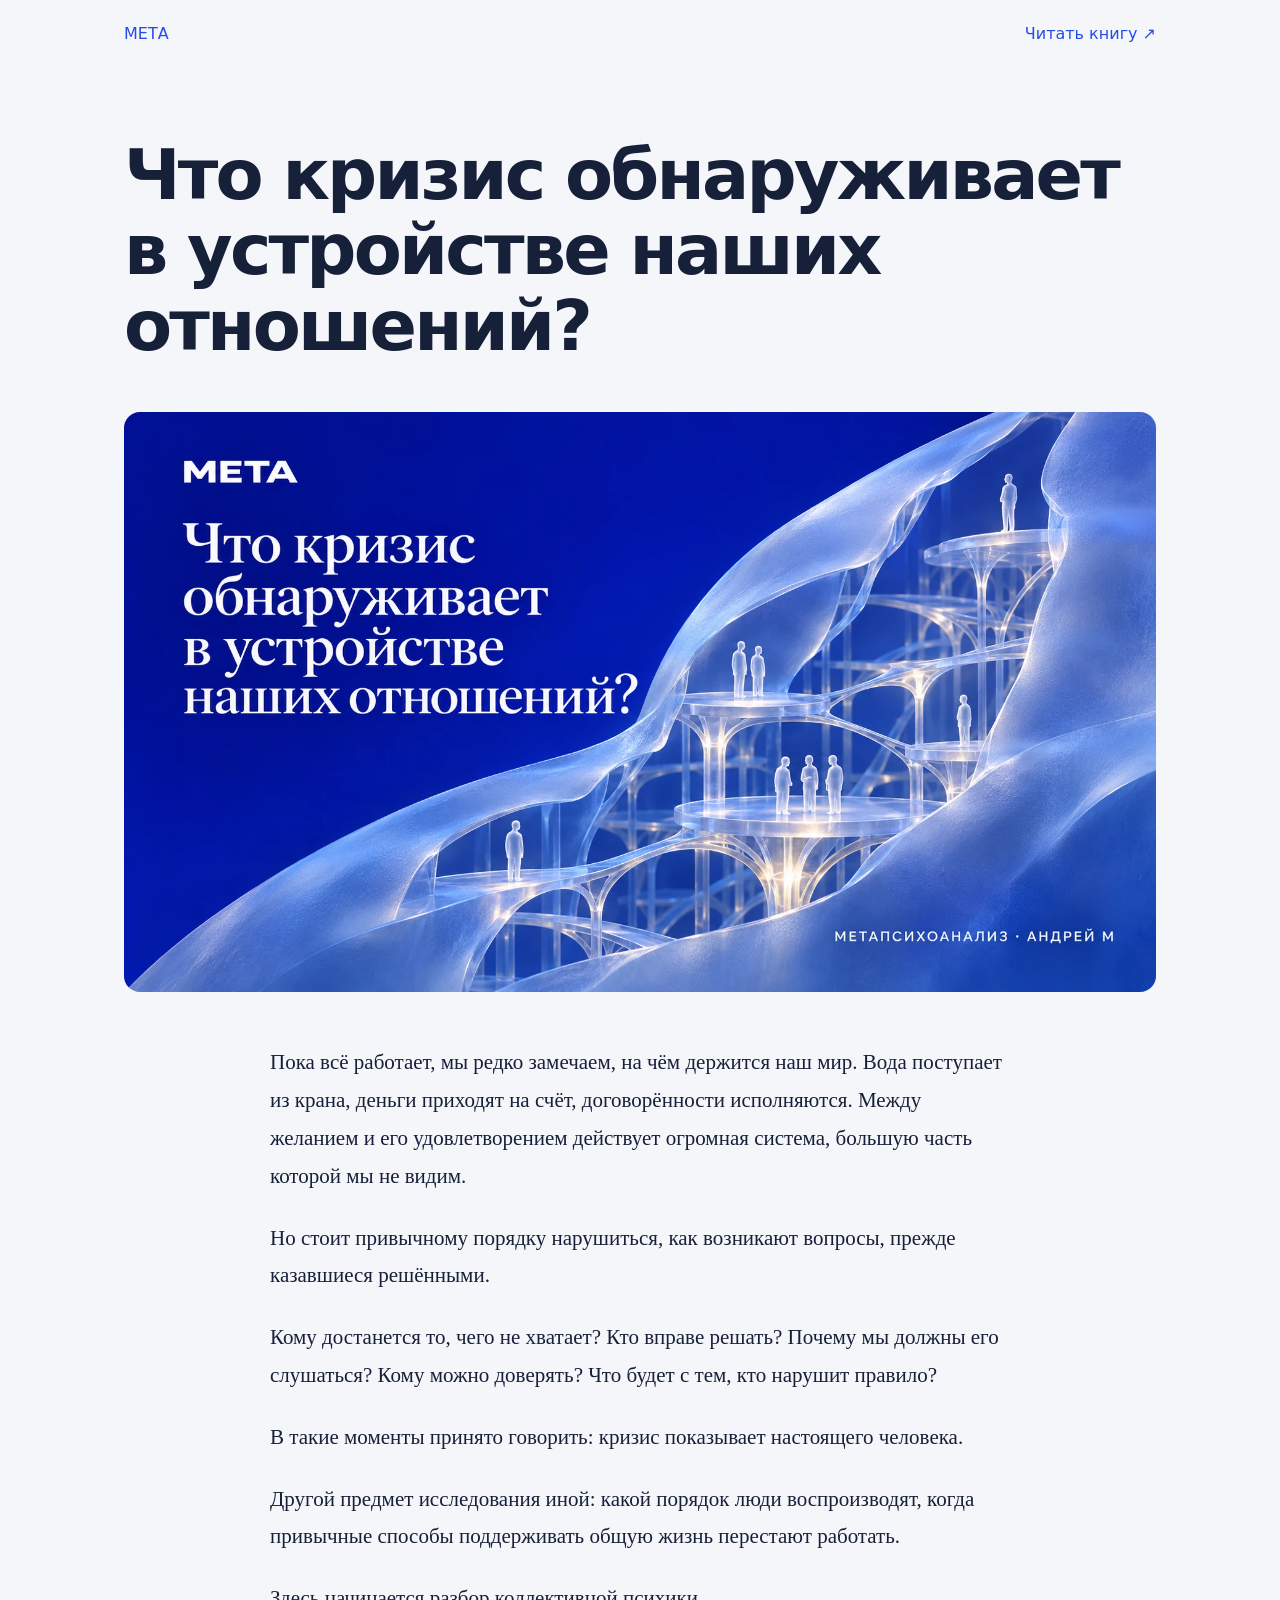
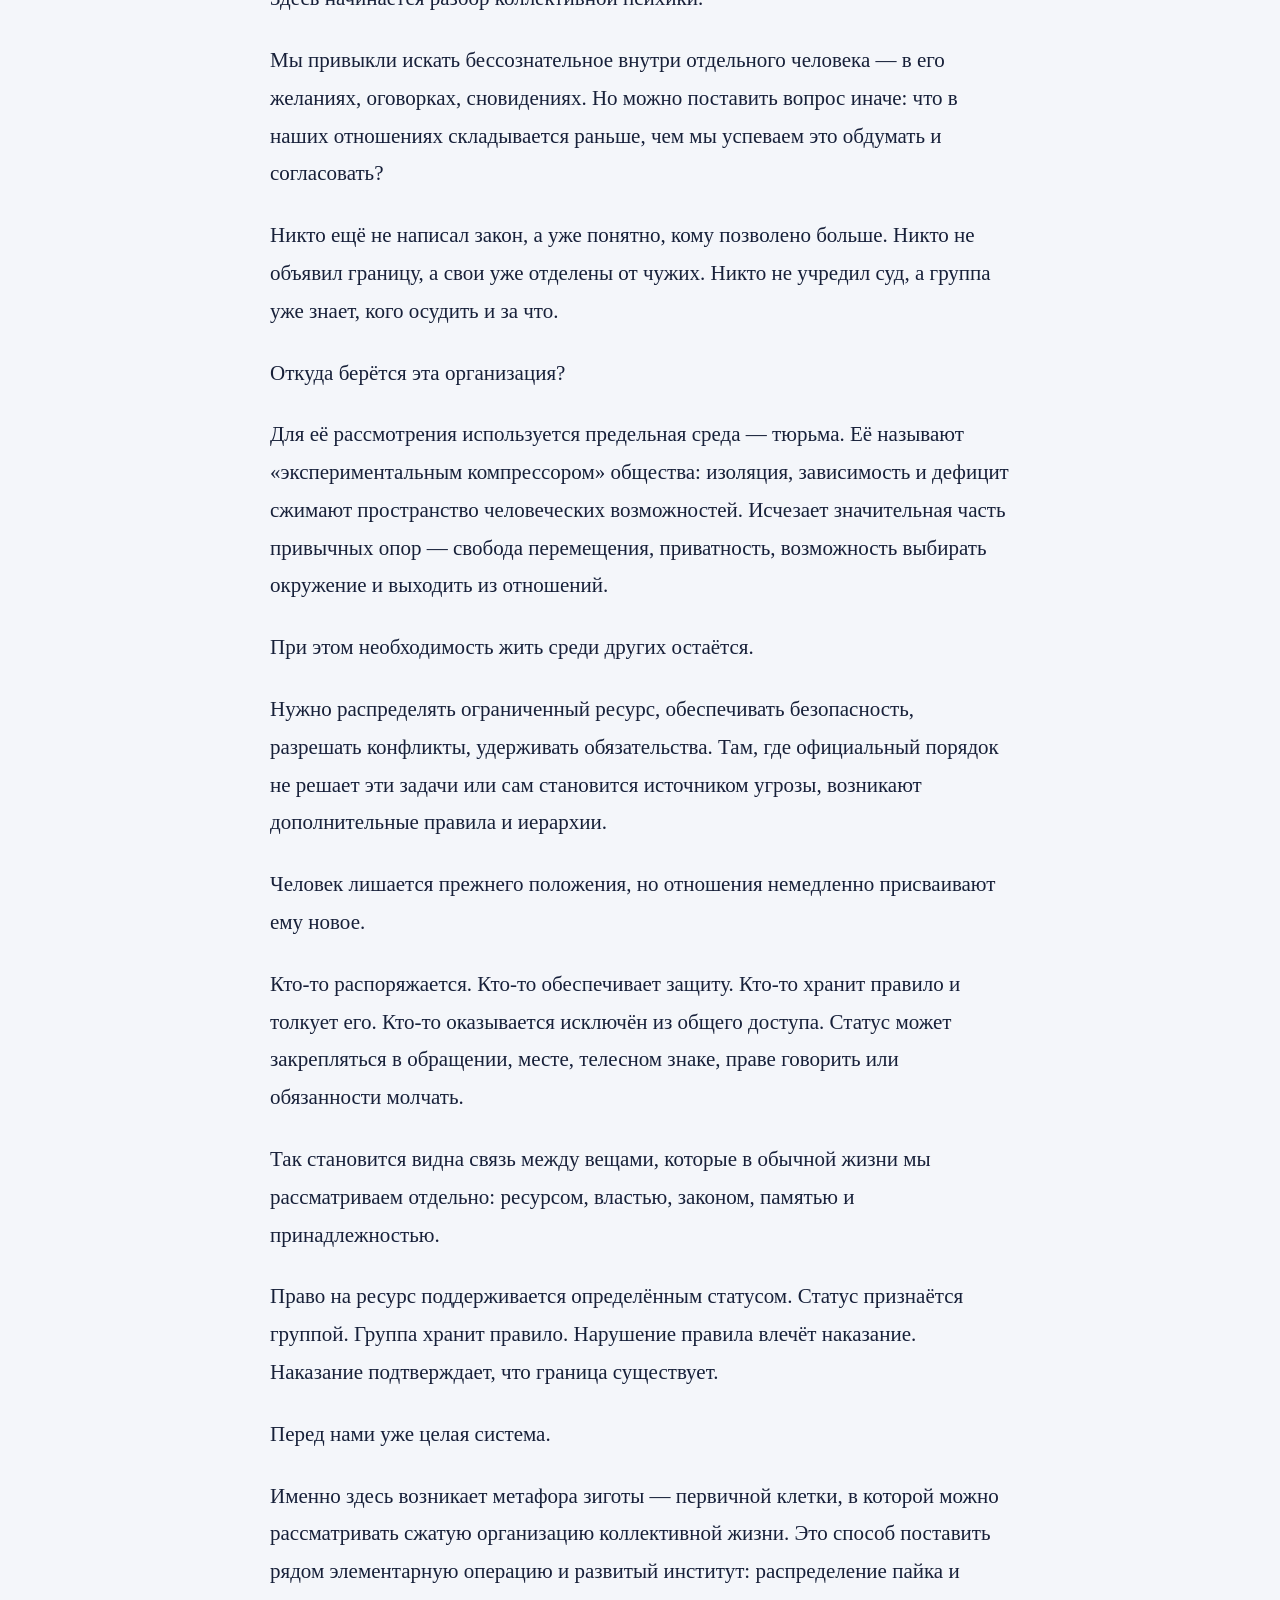
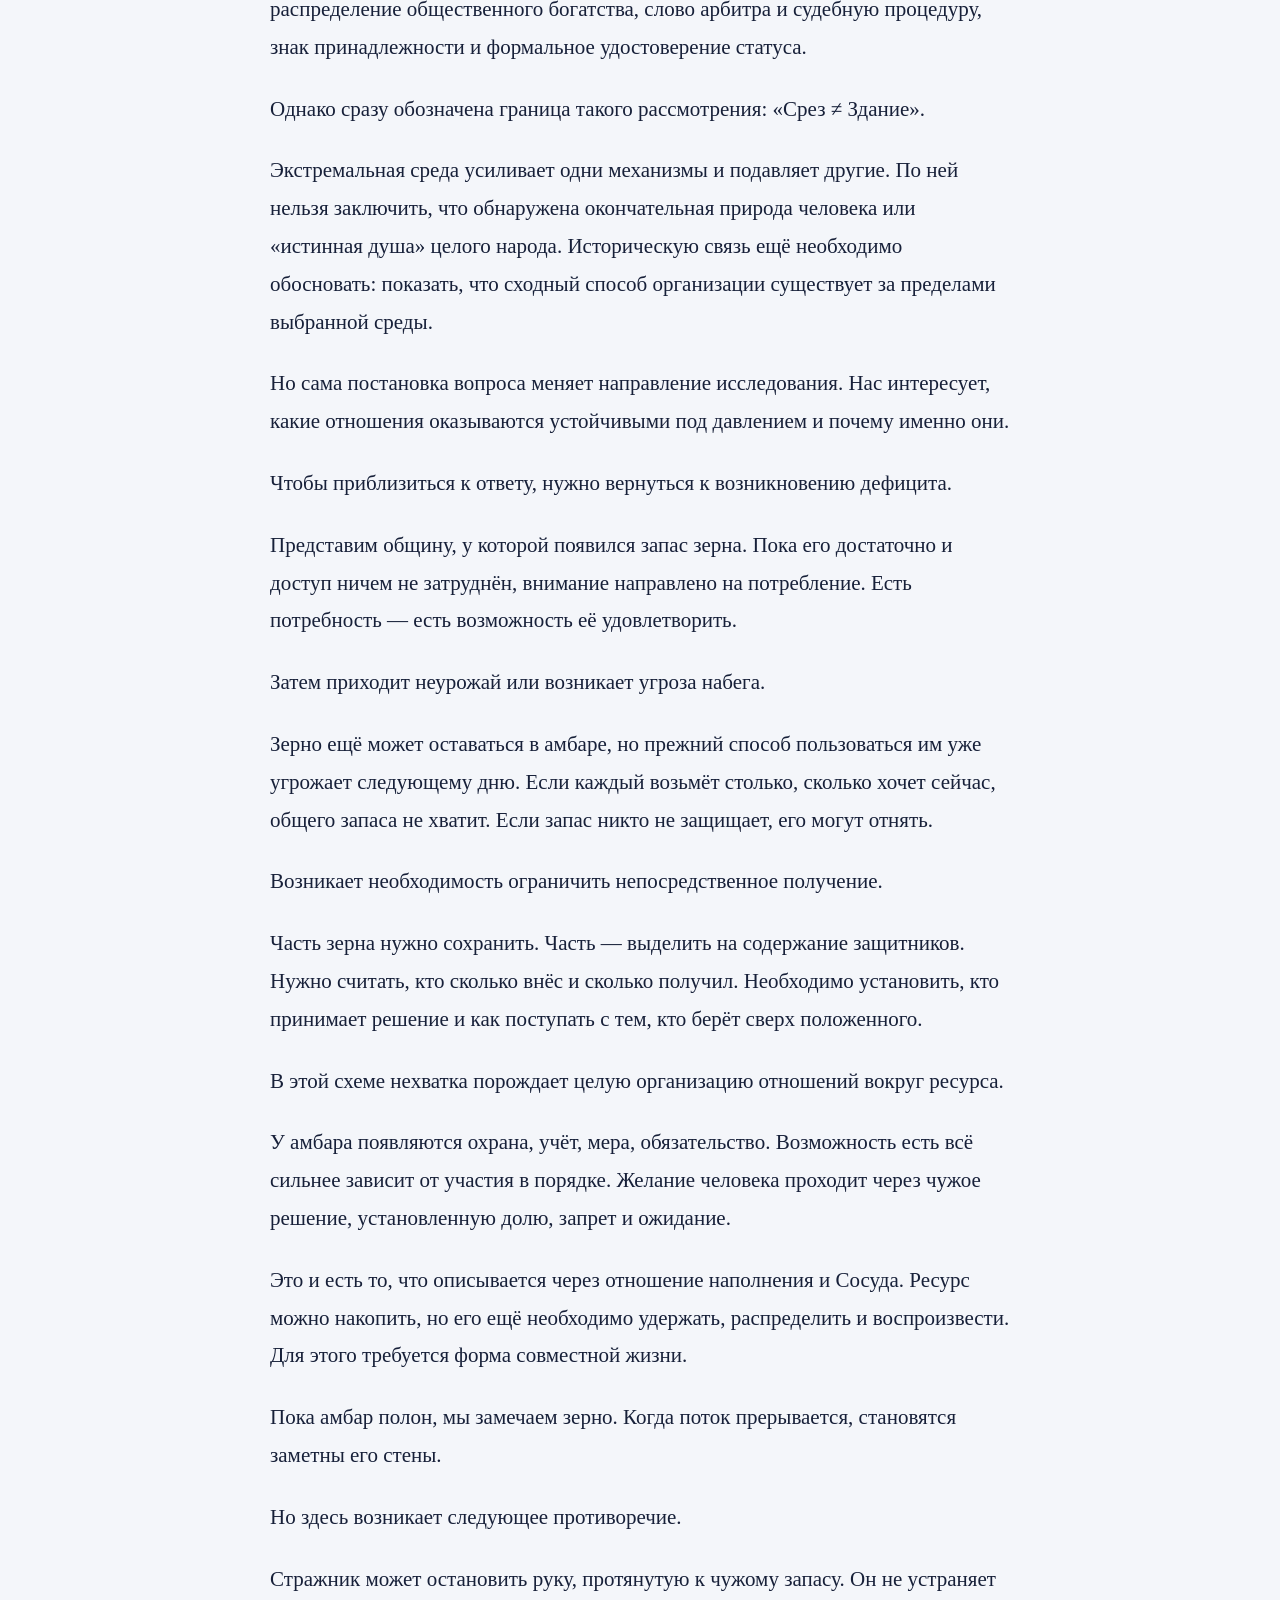
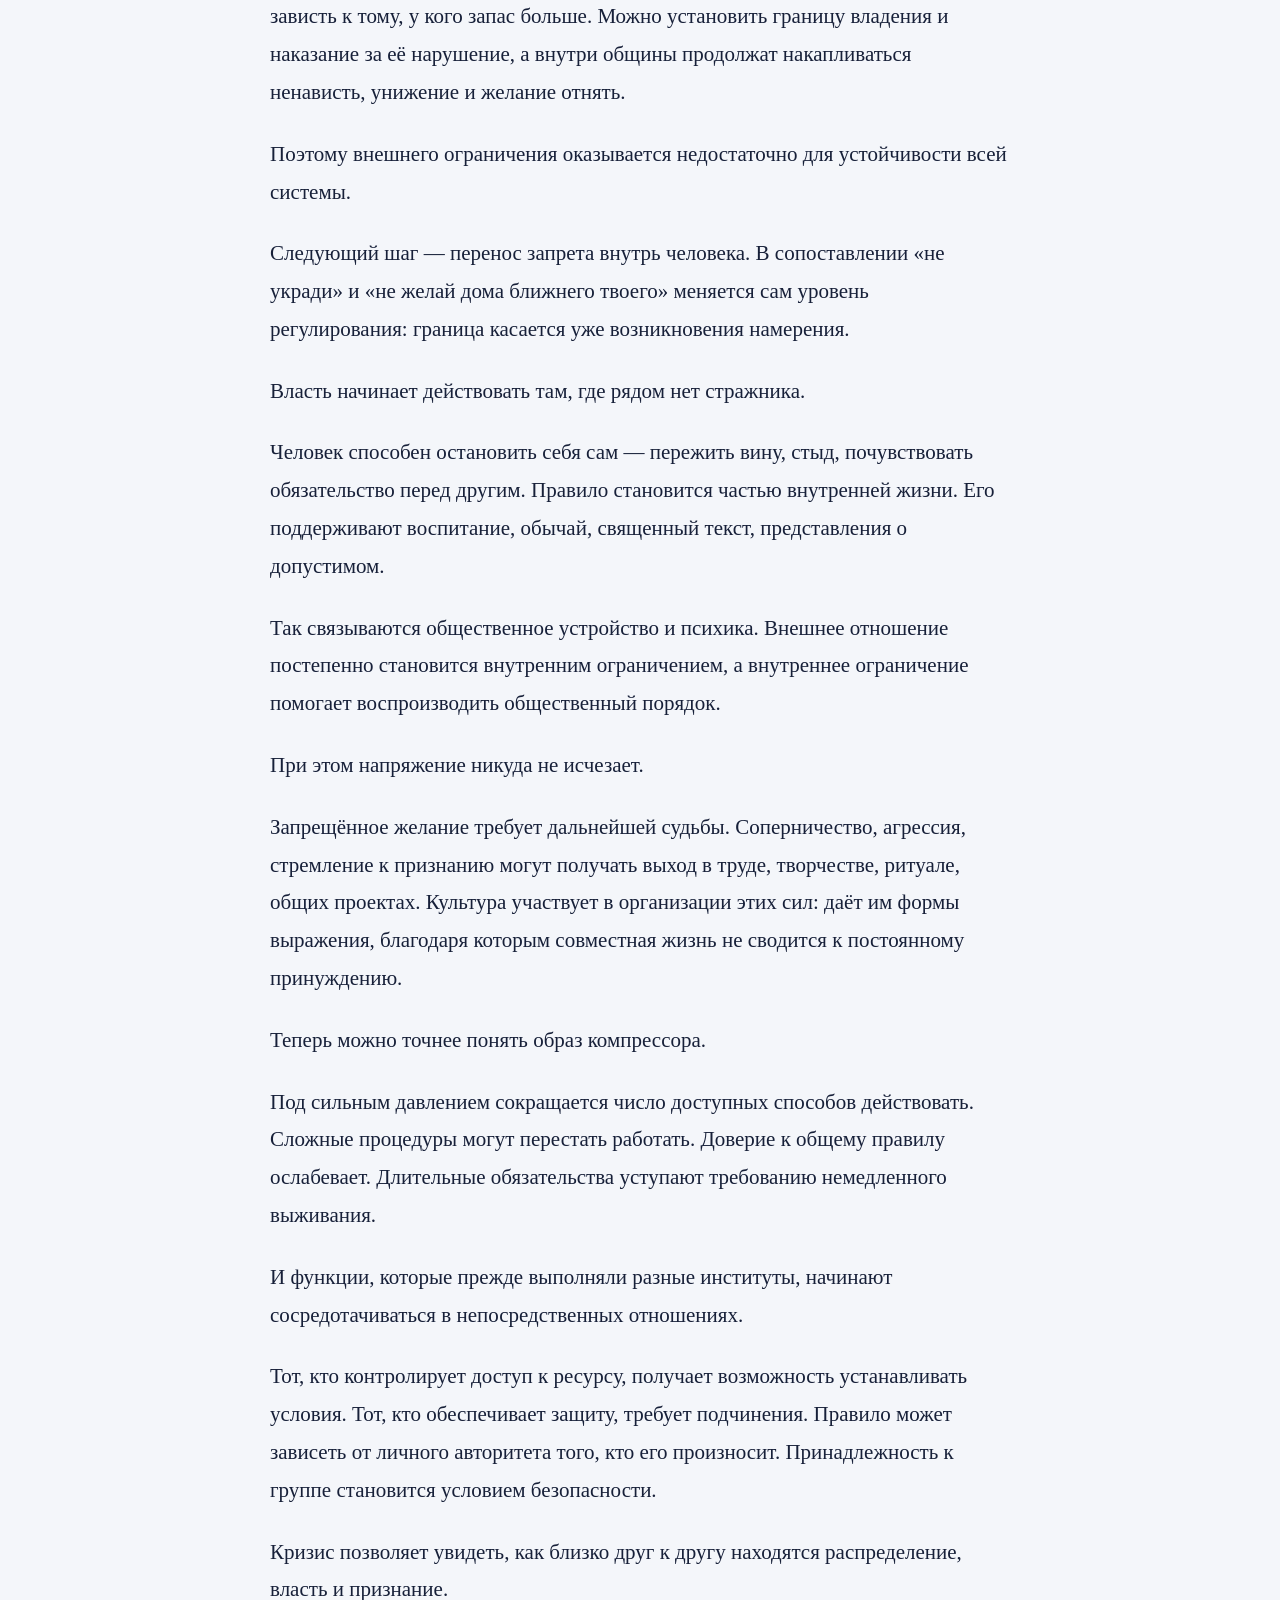
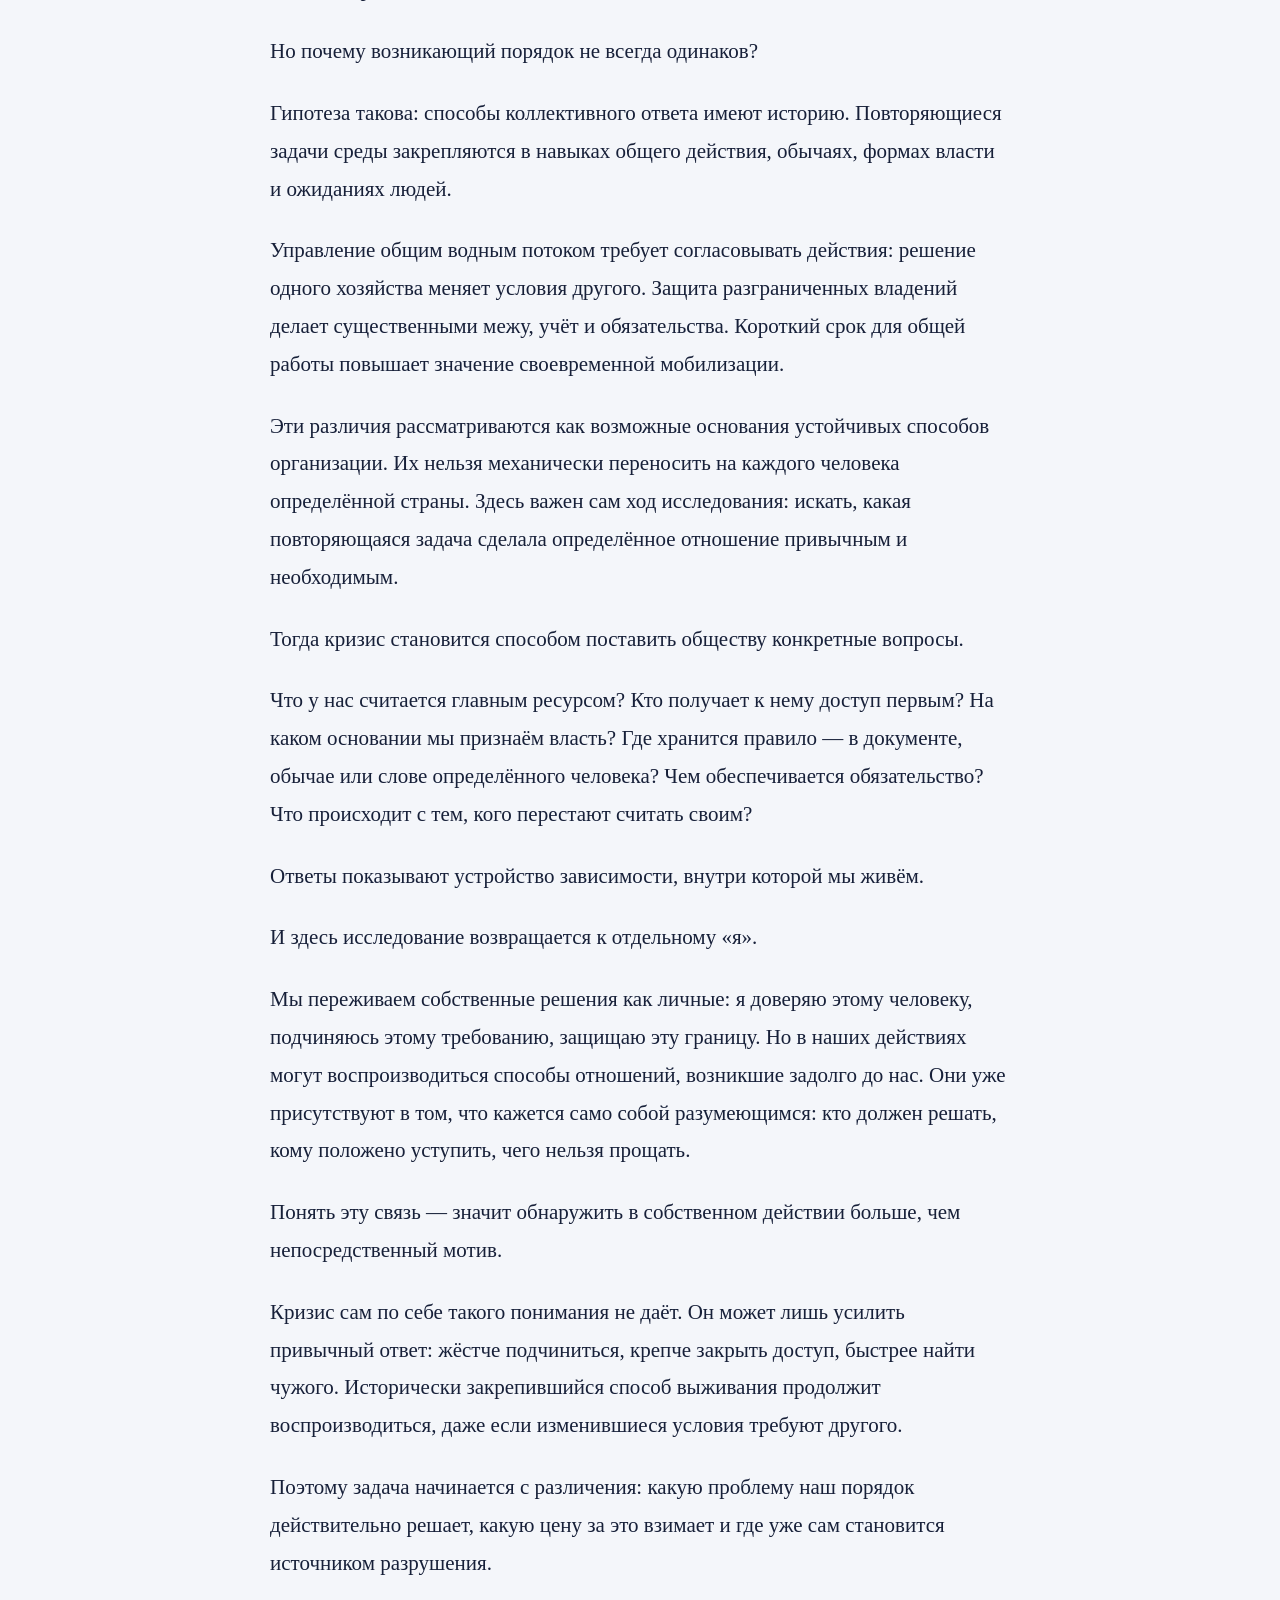
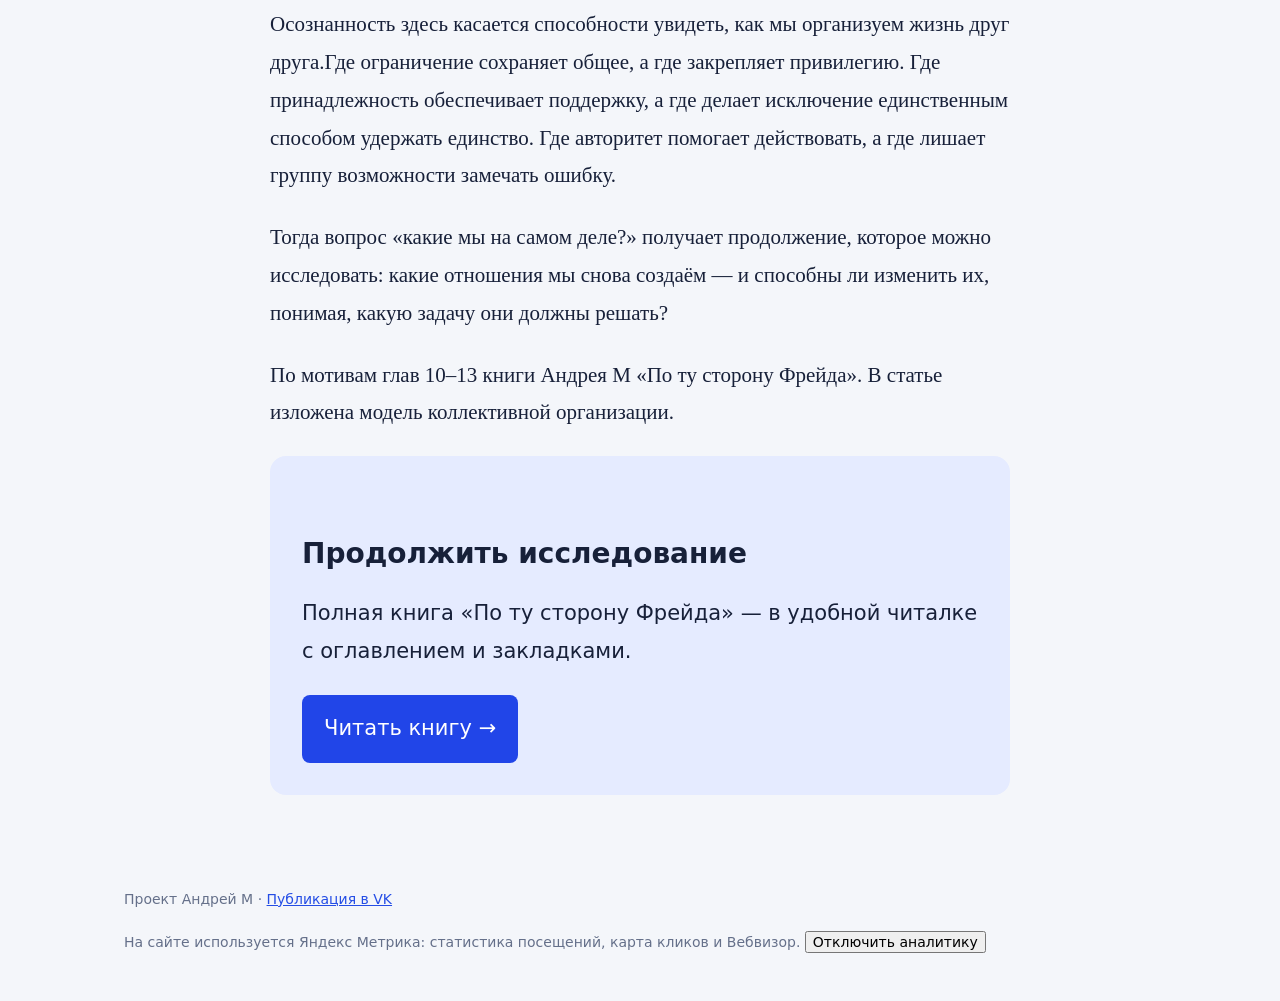
<file: articles/relationship-crisis/index.html>
<!doctype html><html lang="ru"><head><meta charset="utf-8"><meta name="viewport" content="width=device-width, initial-scale=1"><title>Что кризис обнаруживает в устройстве наших отношений? — Мета</title><meta name="description" content="Что кризис обнаруживает в устройстве наших отношений?"><link rel="canonical" href="https://metapsy.online/articles/relationship-crisis/"><meta property="og:title" content="Что кризис обнаруживает в устройстве наших отношений?"><meta property="og:image" content="https://metapsy.online/assets/relationship-crisis.png"><style>*{box-sizing:border-box}body{margin:0;background:#f4f6fa;color:#172039;font-family:system-ui,sans-serif}header,main,footer{max-width:1080px;margin:auto;padding:24px}header{display:flex;justify-content:space-between}a{color:#244de5}header a{text-decoration:none}img{width:100%;height:auto;border-radius:16px}h1{font-size:clamp(36px,6vw,70px);line-height:1.08;letter-spacing:-.04em}article{max-width:740px;margin:48px auto;font-family:Georgia,serif;font-size:21px;line-height:1.8}h2{font-family:system-ui,sans-serif;font-size:28px;line-height:1.25;margin-top:48px}p{margin:24px 0}.cta{padding:32px;background:#e5ebff;border-radius:16px;font-family:system-ui,sans-serif}.button{display:inline-block;background:#2145e8;color:white;padding:15px 22px;border-radius:8px;text-decoration:none}footer{font-size:14px;color:#65708a}button{font:inherit;cursor:pointer}@media(max-width:600px){header,main,footer{padding:18px}article{font-size:19px}h2{font-size:25px}}</style></head><body><header><a href="../../">МЕТА</a><a href="../../#/book" data-book>Читать книгу ↗</a></header><main><h1>Что кризис обнаруживает в устройстве наших отношений?</h1><img src="../../assets/relationship-crisis.webp" decoding="async" fetchpriority="high" width="1672" height="941" alt="Что кризис обнаруживает в устройстве наших отношений?"><article><p>Пока всё работает, мы редко замечаем, на чём держится наш мир. Вода поступает из крана, деньги приходят на счёт, договорённости исполняются. Между желанием и его удовлетворением действует огромная система, большую часть которой мы не видим.</p><p>Но стоит привычному порядку нарушиться, как возникают вопросы, прежде казавшиеся решёнными.</p><p>Кому достанется то, чего не хватает? Кто вправе решать? Почему мы должны его слушаться? Кому можно доверять? Что будет с тем, кто нарушит правило?</p><p>В такие моменты принято говорить: кризис показывает настоящего человека.</p><p>Другой предмет исследования иной: какой порядок люди воспроизводят, когда привычные способы поддерживать общую жизнь перестают работать.</p><p>Здесь начинается разбор коллективной психики.</p><p>Мы привыкли искать бессознательное внутри отдельного человека — в его желаниях, оговорках, сновидениях. Но можно поставить вопрос иначе: что в наших отношениях складывается раньше, чем мы успеваем это обдумать и согласовать?</p><p>Никто ещё не написал закон, а уже понятно, кому позволено больше. Никто не объявил границу, а свои уже отделены от чужих. Никто не учредил суд, а группа уже знает, кого осудить и за что.</p><p>Откуда берётся эта организация?</p><p>Для её рассмотрения используется предельная среда — тюрьма. Её называют «экспериментальным компрессором» общества: изоляция, зависимость и дефицит сжимают пространство человеческих возможностей. Исчезает значительная часть привычных опор — свобода перемещения, приватность, возможность выбирать окружение и выходить из отношений.</p><p>При этом необходимость жить среди других остаётся.</p><p>Нужно распределять ограниченный ресурс, обеспечивать безопасность, разрешать конфликты, удерживать обязательства. Там, где официальный порядок не решает эти задачи или сам становится источником угрозы, возникают дополнительные правила и иерархии.</p><p>Человек лишается прежнего положения, но отношения немедленно присваивают ему новое.</p><p>Кто-то распоряжается. Кто-то обеспечивает защиту. Кто-то хранит правило и толкует его. Кто-то оказывается исключён из общего доступа. Статус может закрепляться в обращении, месте, телесном знаке, праве говорить или обязанности молчать.</p><p>Так становится видна связь между вещами, которые в обычной жизни мы рассматриваем отдельно: ресурсом, властью, законом, памятью и принадлежностью.</p><p>Право на ресурс поддерживается определённым статусом. Статус признаётся группой. Группа хранит правило. Нарушение правила влечёт наказание. Наказание подтверждает, что граница существует.</p><p>Перед нами уже целая система.</p><p>Именно здесь возникает метафора зиготы — первичной клетки, в которой можно рассматривать сжатую организацию коллективной жизни. Это способ поставить рядом элементарную операцию и развитый институт: распределение пайка и распределение общественного богатства, слово арбитра и судебную процедуру, знак принадлежности и формальное удостоверение статуса.</p><p>Однако сразу обозначена граница такого рассмотрения: «Срез ≠ Здание».</p><p>Экстремальная среда усиливает одни механизмы и подавляет другие. По ней нельзя заключить, что обнаружена окончательная природа человека или «истинная душа» целого народа. Историческую связь ещё необходимо обосновать: показать, что сходный способ организации существует за пределами выбранной среды.</p><p>Но сама постановка вопроса меняет направление исследования. Нас интересует, какие отношения оказываются устойчивыми под давлением и почему именно они.</p><p>Чтобы приблизиться к ответу, нужно вернуться к возникновению дефицита.</p><p>Представим общину, у которой появился запас зерна. Пока его достаточно и доступ ничем не затруднён, внимание направлено на потребление. Есть потребность — есть возможность её удовлетворить.</p><p>Затем приходит неурожай или возникает угроза набега.</p><p>Зерно ещё может оставаться в амбаре, но прежний способ пользоваться им уже угрожает следующему дню. Если каждый возьмёт столько, сколько хочет сейчас, общего запаса не хватит. Если запас никто не защищает, его могут отнять.</p><p>Возникает необходимость ограничить непосредственное получение.</p><p>Часть зерна нужно сохранить. Часть — выделить на содержание защитников. Нужно считать, кто сколько внёс и сколько получил. Необходимо установить, кто принимает решение и как поступать с тем, кто берёт сверх положенного.</p><p>В этой схеме нехватка порождает целую организацию отношений вокруг ресурса.</p><p>У амбара появляются охрана, учёт, мера, обязательство. Возможность есть всё сильнее зависит от участия в порядке. Желание человека проходит через чужое решение, установленную долю, запрет и ожидание.</p><p>Это и есть то, что описывается через отношение наполнения и Сосуда. Ресурс можно накопить, но его ещё необходимо удержать, распределить и воспроизвести. Для этого требуется форма совместной жизни.</p><p>Пока амбар полон, мы замечаем зерно. Когда поток прерывается, становятся заметны его стены.</p><p>Но здесь возникает следующее противоречие.</p><p>Стражник может остановить руку, протянутую к чужому запасу. Он не устраняет зависть к тому, у кого запас больше. Можно установить границу владения и наказание за её нарушение, а внутри общины продолжат накапливаться ненависть, унижение и желание отнять.</p><p>Поэтому внешнего ограничения оказывается недостаточно для устойчивости всей системы.</p><p>Следующий шаг — перенос запрета внутрь человека. В сопоставлении «не укради» и «не желай дома ближнего твоего» меняется сам уровень регулирования: граница касается уже возникновения намерения.</p><p>Власть начинает действовать там, где рядом нет стражника.</p><p>Человек способен остановить себя сам — пережить вину, стыд, почувствовать обязательство перед другим. Правило становится частью внутренней жизни. Его поддерживают воспитание, обычай, священный текст, представления о допустимом.</p><p>Так связываются общественное устройство и психика. Внешнее отношение постепенно становится внутренним ограничением, а внутреннее ограничение помогает воспроизводить общественный порядок.</p><p>При этом напряжение никуда не исчезает.</p><p>Запрещённое желание требует дальнейшей судьбы. Соперничество, агрессия, стремление к признанию могут получать выход в труде, творчестве, ритуале, общих проектах. Культура участвует в организации этих сил: даёт им формы выражения, благодаря которым совместная жизнь не сводится к постоянному принуждению.</p><p>Теперь можно точнее понять образ компрессора.</p><p>Под сильным давлением сокращается число доступных способов действовать. Сложные процедуры могут перестать работать. Доверие к общему правилу ослабевает. Длительные обязательства уступают требованию немедленного выживания.</p><p>И функции, которые прежде выполняли разные институты, начинают сосредотачиваться в непосредственных отношениях.</p><p>Тот, кто контролирует доступ к ресурсу, получает возможность устанавливать условия. Тот, кто обеспечивает защиту, требует подчинения. Правило может зависеть от личного авторитета того, кто его произносит. Принадлежность к группе становится условием безопасности.</p><p>Кризис позволяет увидеть, как близко друг к другу находятся распределение, власть и признание.</p><p>Но почему возникающий порядок не всегда одинаков?</p><p>Гипотеза такова: способы коллективного ответа имеют историю. Повторяющиеся задачи среды закрепляются в навыках общего действия, обычаях, формах власти и ожиданиях людей.</p><p>Управление общим водным потоком требует согласовывать действия: решение одного хозяйства меняет условия другого. Защита разграниченных владений делает существенными межу, учёт и обязательства. Короткий срок для общей работы повышает значение своевременной мобилизации.</p><p>Эти различия рассматриваются как возможные основания устойчивых способов организации. Их нельзя механически переносить на каждого человека определённой страны. Здесь важен сам ход исследования: искать, какая повторяющаяся задача сделала определённое отношение привычным и необходимым.</p><p>Тогда кризис становится способом поставить обществу конкретные вопросы.</p><p>Что у нас считается главным ресурсом? Кто получает к нему доступ первым? На каком основании мы признаём власть? Где хранится правило — в документе, обычае или слове определённого человека? Чем обеспечивается обязательство? Что происходит с тем, кого перестают считать своим?</p><p>Ответы показывают устройство зависимости, внутри которой мы живём.</p><p>И здесь исследование возвращается к отдельному «я».</p><p>Мы переживаем собственные решения как личные: я доверяю этому человеку, подчиняюсь этому требованию, защищаю эту границу. Но в наших действиях могут воспроизводиться способы отношений, возникшие задолго до нас. Они уже присутствуют в том, что кажется само собой разумеющимся: кто должен решать, кому положено уступить, чего нельзя прощать.</p><p>Понять эту связь — значит обнаружить в собственном действии больше, чем непосредственный мотив.</p><p>Кризис сам по себе такого понимания не даёт. Он может лишь усилить привычный ответ: жёстче подчиниться, крепче закрыть доступ, быстрее найти чужого. Исторически закрепившийся способ выживания продолжит воспроизводиться, даже если изменившиеся условия требуют другого.</p><p>Поэтому задача начинается с различения: какую проблему наш порядок действительно решает, какую цену за это взимает и где уже сам становится источником разрушения.</p><p>Осознанность здесь касается способности увидеть, как мы организуем жизнь друг друга.Где ограничение сохраняет общее, а где закрепляет привилегию. Где принадлежность обеспечивает поддержку, а где делает исключение единственным способом удержать единство. Где авторитет помогает действовать, а где лишает группу возможности замечать ошибку.</p><p>Тогда вопрос «какие мы на самом деле?» получает продолжение, которое можно исследовать: какие отношения мы снова создаём — и способны ли изменить их, понимая, какую задачу они должны решать?</p><p>По мотивам глав 10–13 книги Андрея М «По ту сторону Фрейда». В статье изложена модель коллективной организации.</p><div id="article-end"></div><aside class="cta"><h2>Продолжить исследование</h2><p>Полная книга «По ту сторону Фрейда» — в удобной читалке с оглавлением и закладками.</p><a class="button" href="../../#/book" data-book>Читать книгу →</a></aside></article></main><footer>Проект Андрей М · <a href="https://vk.ru/@metapsy_online-chto-krizis-obnaruzhivaet-v-ustroistve-nashih-otnoshenii">Публикация в VK</a><p>На сайте используется Яндекс Метрика: статистика посещений, карта кликов и Вебвизор. <button id="optout">Отключить аналитику</button></p></footer><script src="analytics.js" defer></script></body></html>
</file>
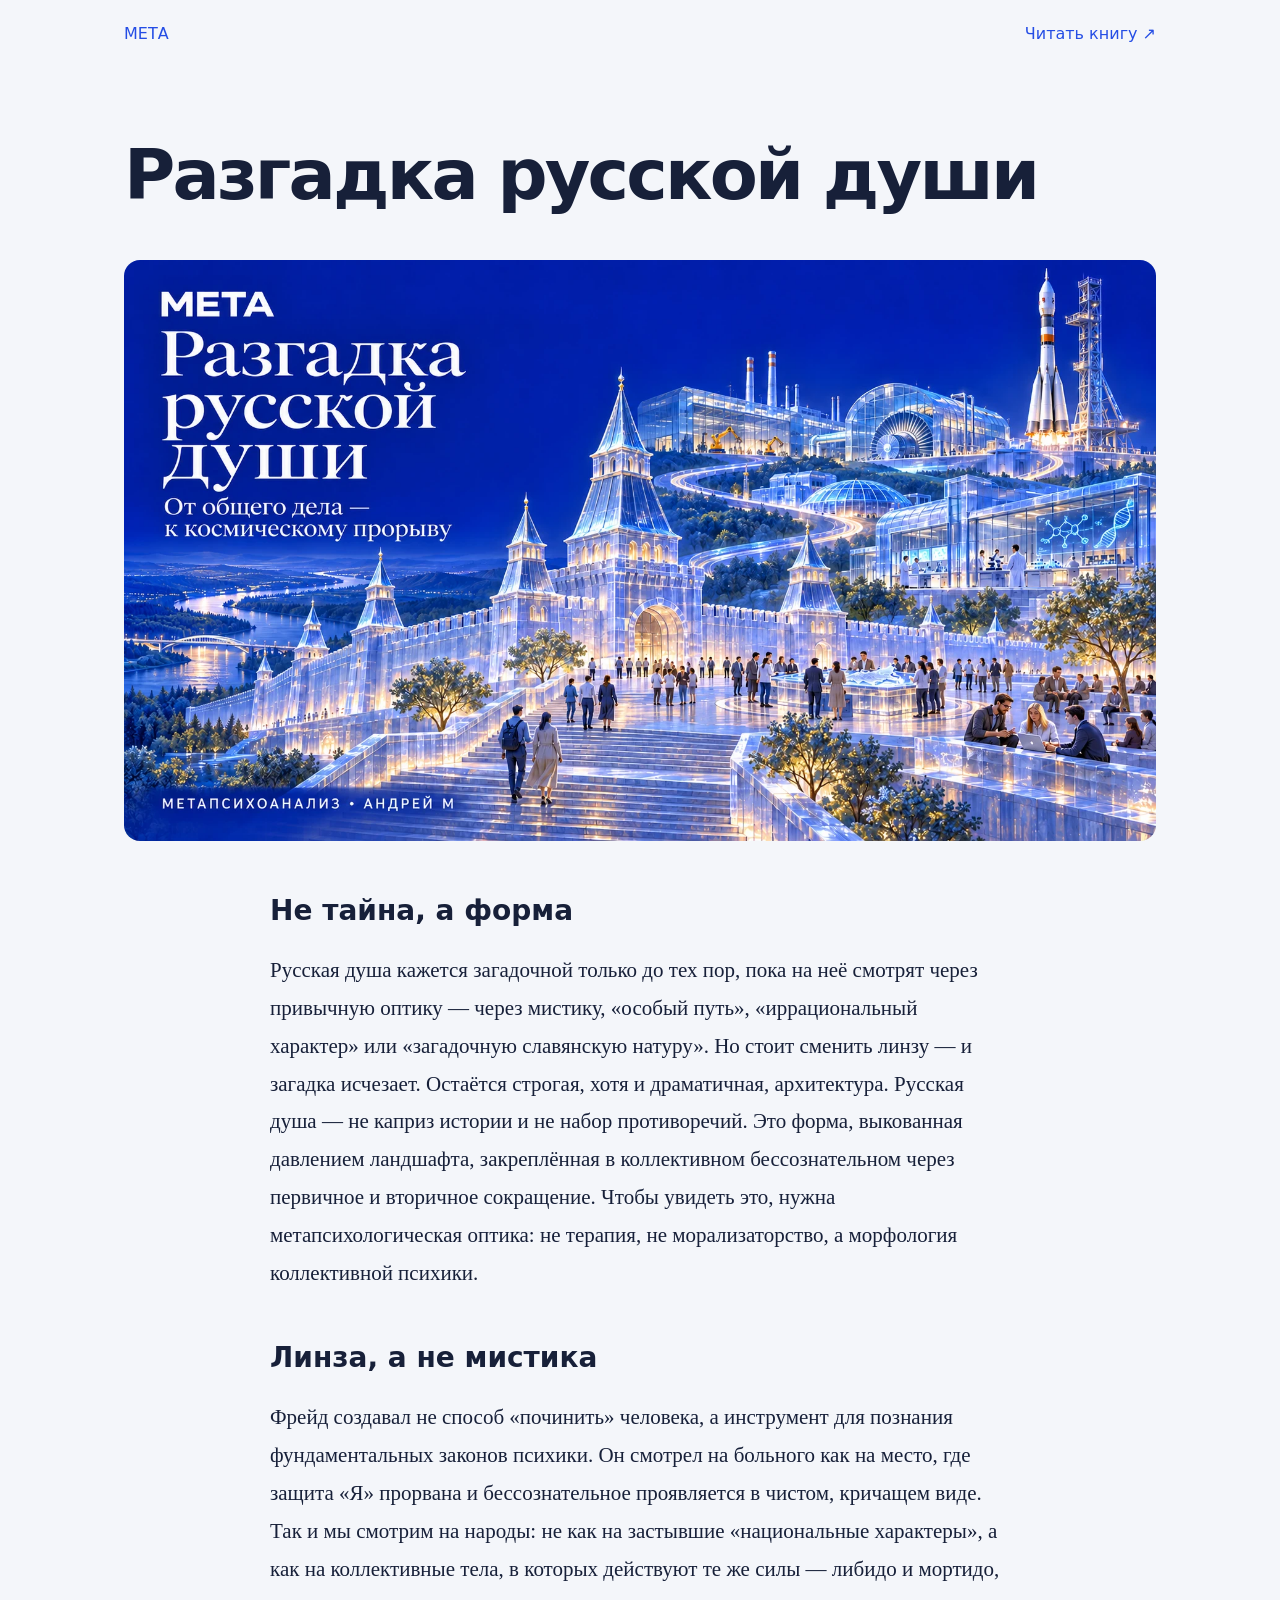
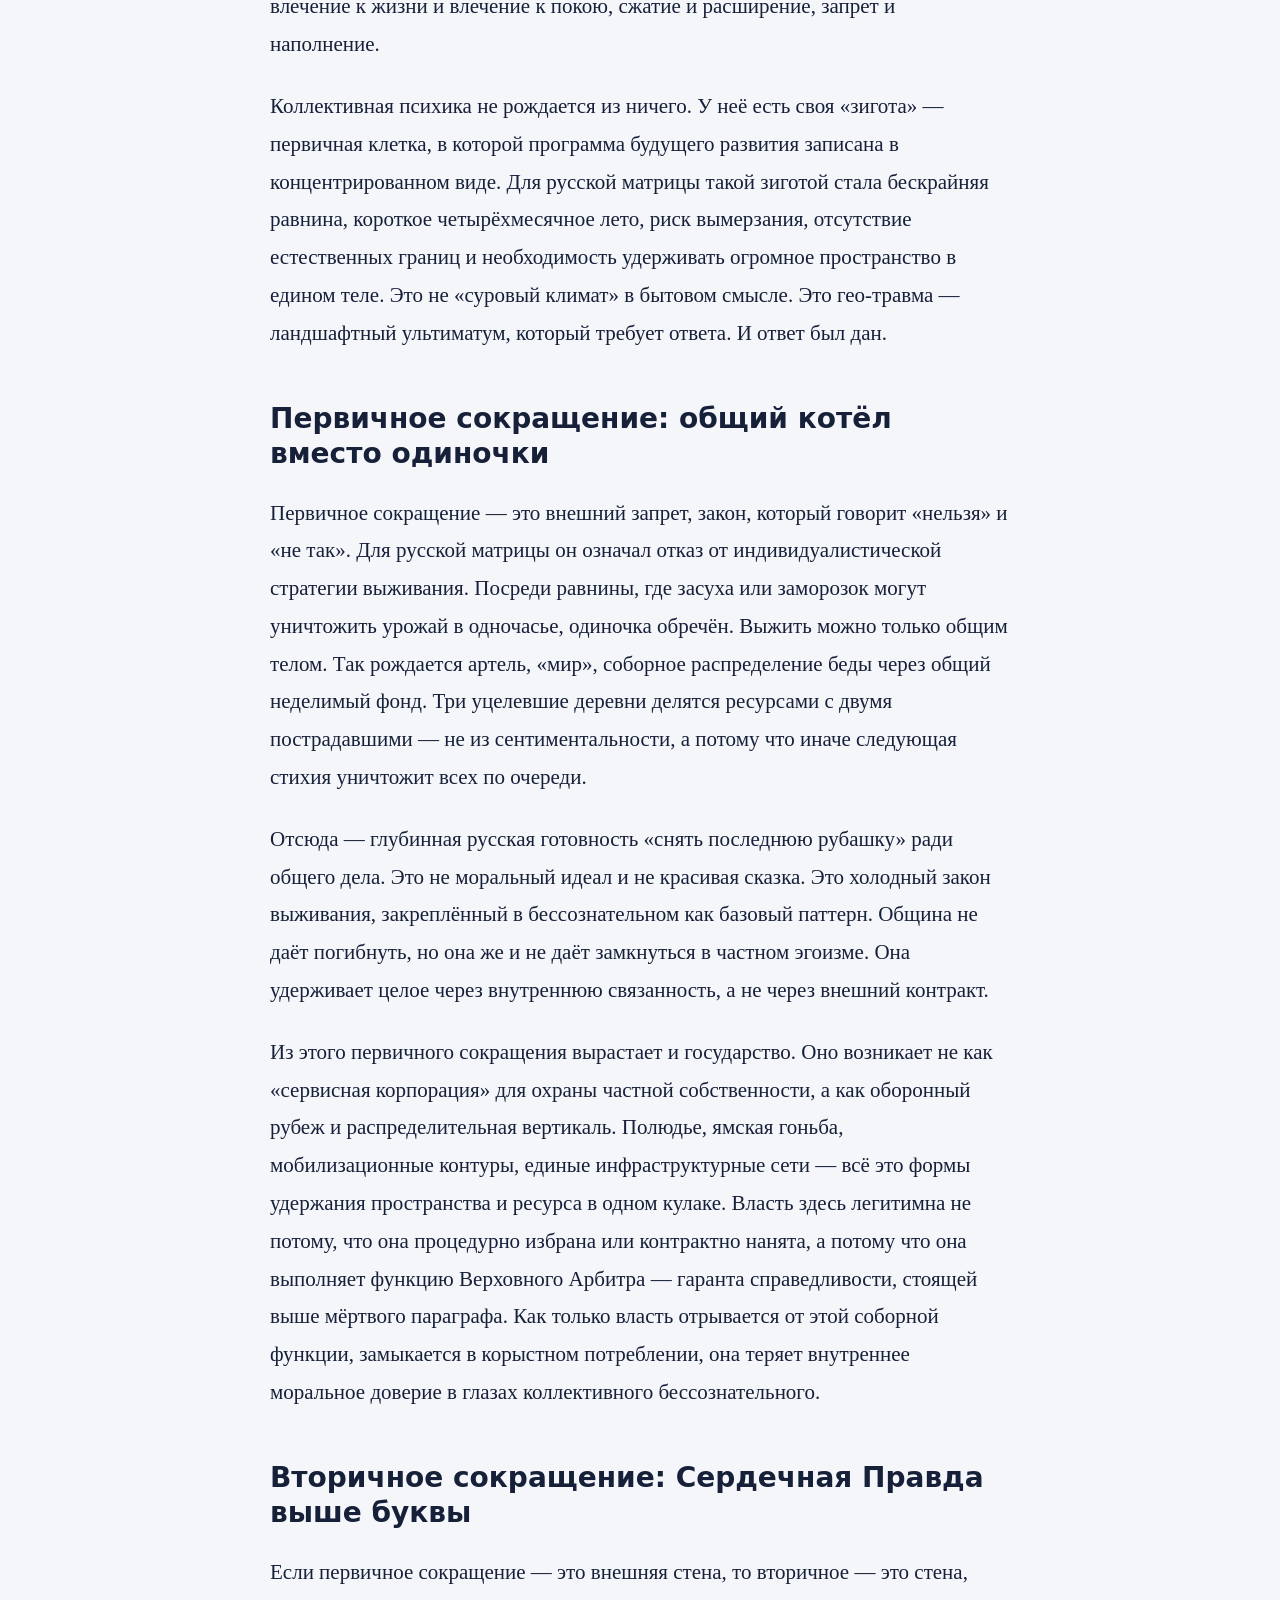
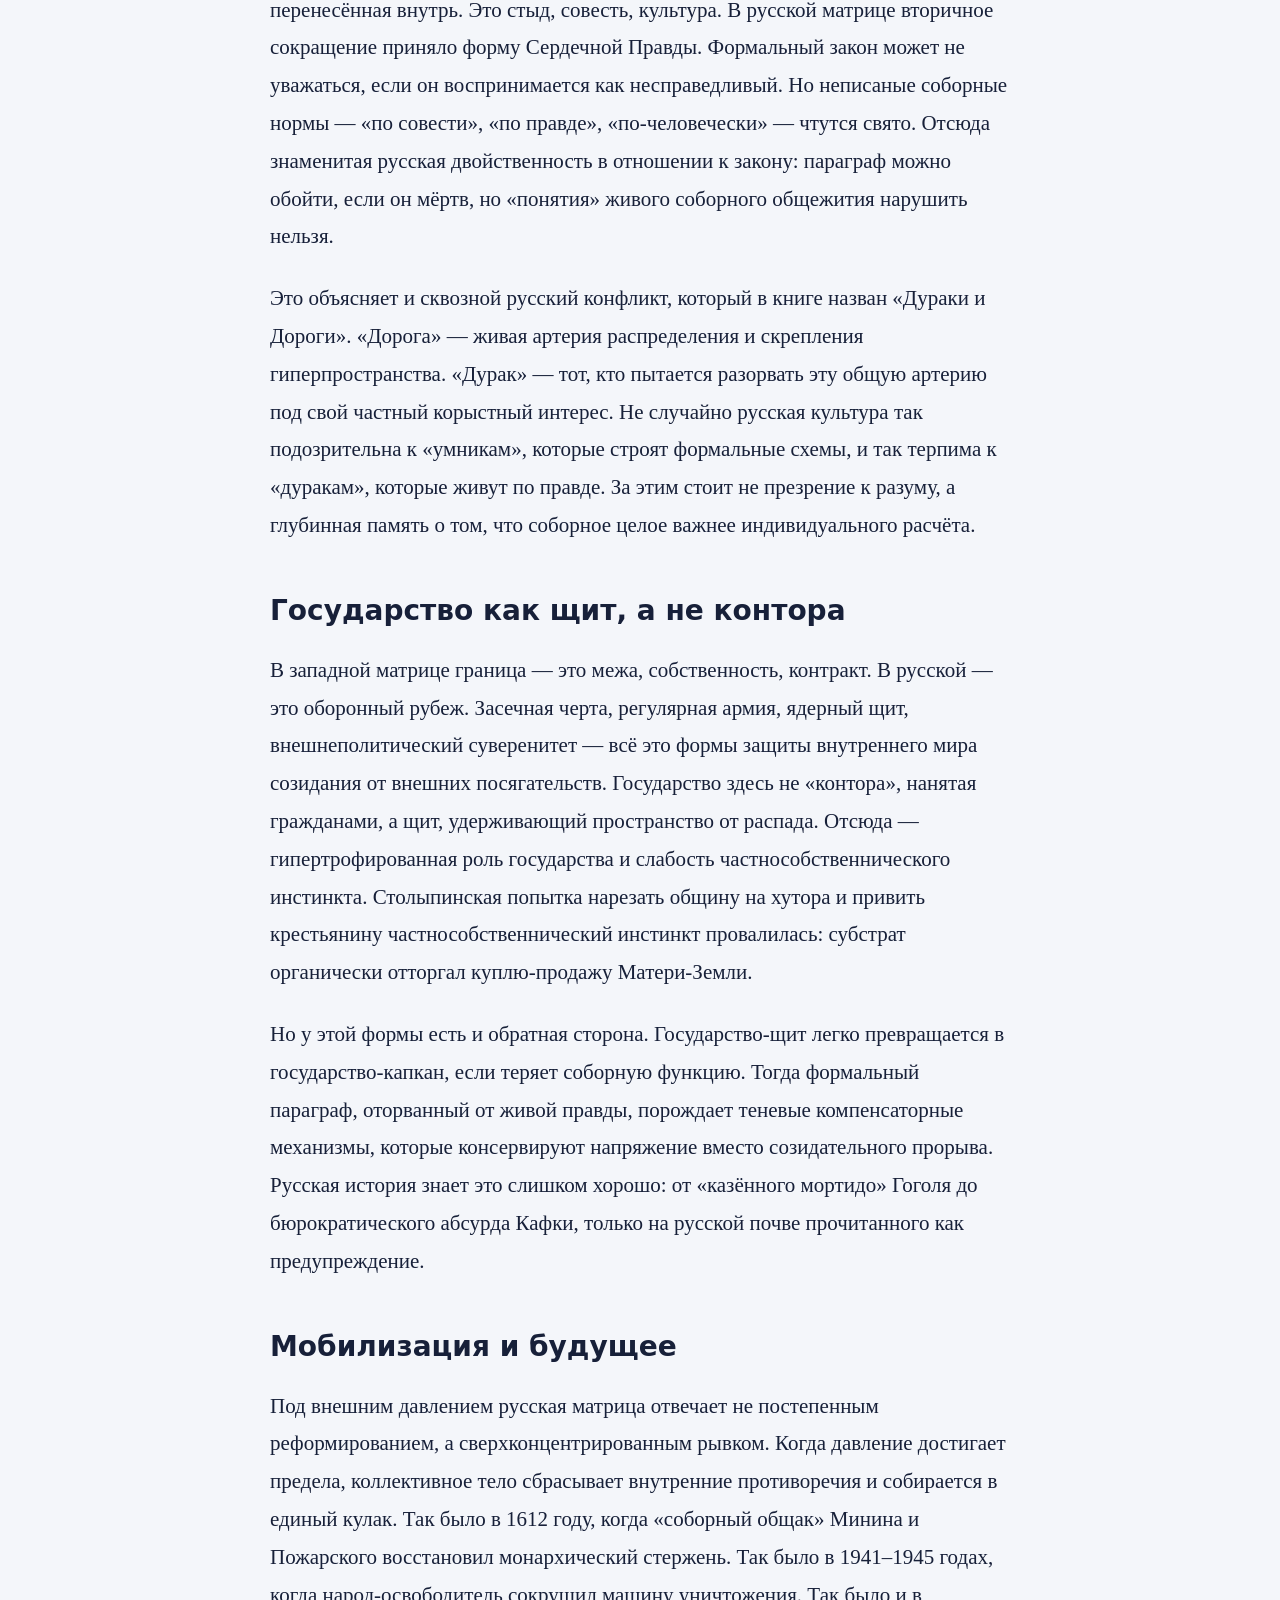
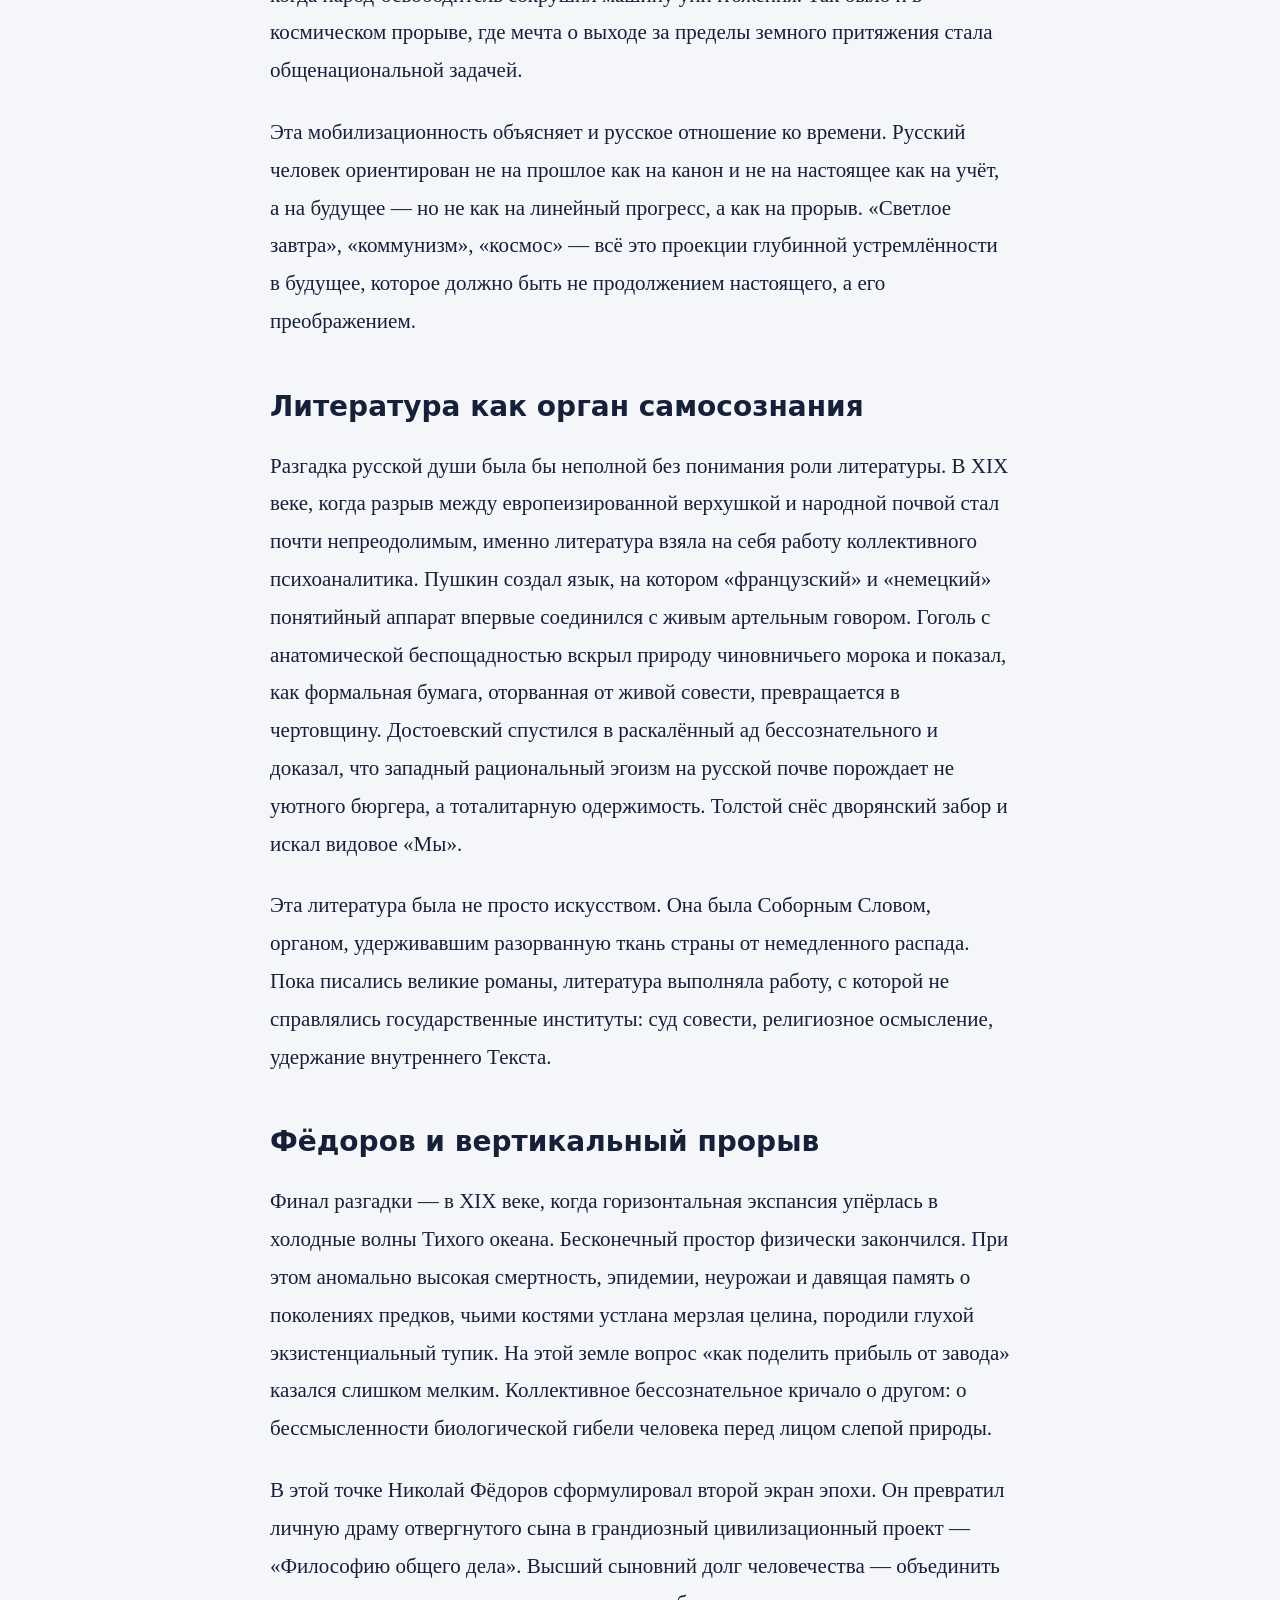
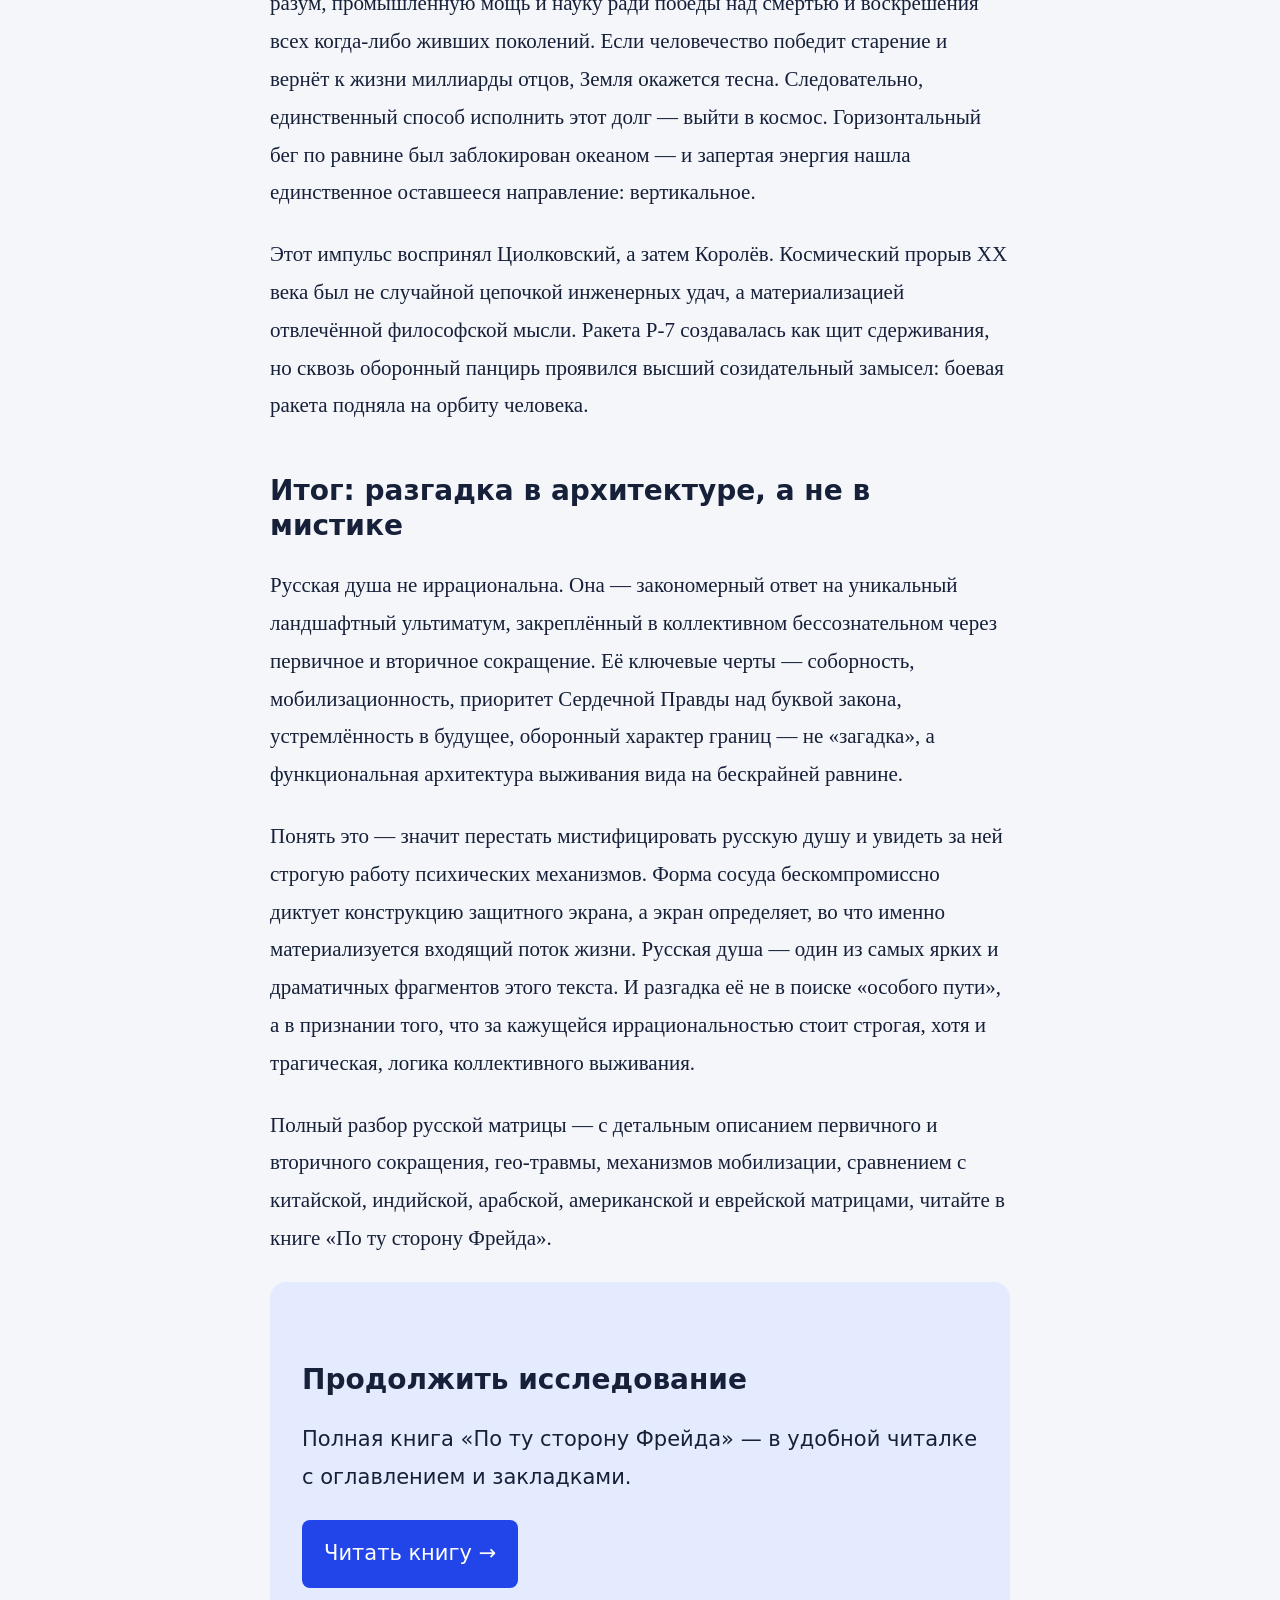
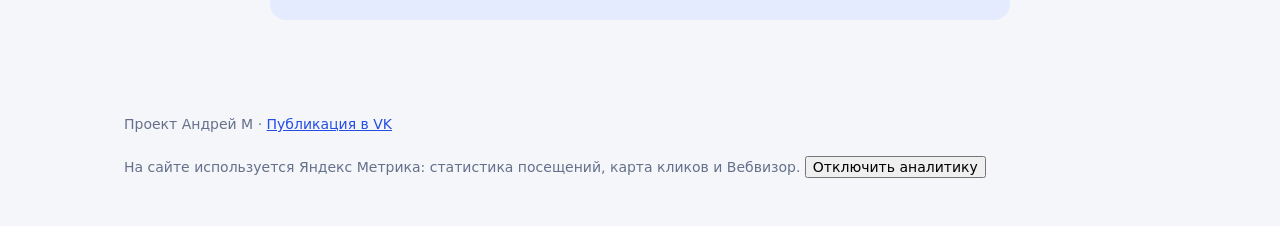
<file: articles/russian-soul/index.html>
<!doctype html><html lang="ru"><head><meta charset="utf-8"><meta name="viewport" content="width=device-width, initial-scale=1"><title>Разгадка русской души — Мета</title><meta name="description" content="От общего дела к космическому прорыву. Пространство, культура и коллективная психика в книге «По ту сторону Фрейда»."><link rel="canonical" href="https://metapsy.online/articles/russian-soul/"><meta property="og:title" content="Разгадка русской души"><meta property="og:image" content="https://metapsy.online/assets/russian-soul.png"><style>*{box-sizing:border-box}body{margin:0;background:#f4f6fa;color:#172039;font-family:system-ui,sans-serif}header,main,footer{max-width:1080px;margin:auto;padding:24px}header{display:flex;justify-content:space-between}a{color:#244de5}header a{text-decoration:none}img{width:100%;height:auto;border-radius:16px}h1{font-size:clamp(36px,6vw,70px);line-height:1.08;letter-spacing:-.04em}article{max-width:740px;margin:48px auto;font-family:Georgia,serif;font-size:21px;line-height:1.8}h2{font-family:system-ui,sans-serif;font-size:28px;line-height:1.25;margin-top:48px}p{margin:24px 0}.cta{padding:32px;background:#e5ebff;border-radius:16px;font-family:system-ui,sans-serif}.button{display:inline-block;background:#2145e8;color:white;padding:15px 22px;border-radius:8px;text-decoration:none}footer{font-size:14px;color:#65708a}button{font:inherit;cursor:pointer}@media(max-width:600px){header,main,footer{padding:18px}article{font-size:19px}h2{font-size:25px}}</style></head><body><header><a href="../../">МЕТА</a><a href="../../#/book" data-book>Читать книгу ↗</a></header><main><h1>Разгадка русской души</h1><img src="../../assets/russian-soul.webp" decoding="async" fetchpriority="high" width="1672" height="941" alt="От общего дела — к космическому прорыву"><article><h2>Не тайна, а форма</h2><p>Русская душа кажется загадочной только до тех пор, пока на неё смотрят через привычную оптику — через мистику, «особый путь», «иррациональный характер» или «загадочную славянскую натуру». Но стоит сменить линзу — и загадка исчезает. Остаётся строгая, хотя и драматичная, архитектура. Русская душа — не каприз истории и не набор противоречий. Это форма, выкованная давлением ландшафта, закреплённая в коллективном бессознательном через первичное и вторичное сокращение. Чтобы увидеть это, нужна метапсихологическая оптика: не терапия, не морализаторство, а морфология коллективной психики.</p><h2>Линза, а не мистика</h2><p>Фрейд создавал не способ «починить» человека, а инструмент для познания фундаментальных законов психики. Он смотрел на больного как на место, где защита «Я» прорвана и бессознательное проявляется в чистом, кричащем виде. Так и мы смотрим на народы: не как на застывшие «национальные характеры», а как на коллективные тела, в которых действуют те же силы — либидо и мортидо, влечение к жизни и влечение к покою, сжатие и расширение, запрет и наполнение.</p><p>Коллективная психика не рождается из ничего. У неё есть своя «зигота» — первичная клетка, в которой программа будущего развития записана в концентрированном виде. Для русской матрицы такой зиготой стала бескрайняя равнина, короткое четырёхмесячное лето, риск вымерзания, отсутствие естественных границ и необходимость удерживать огромное пространство в едином теле. Это не «суровый климат» в бытовом смысле. Это гео-травма — ландшафтный ультиматум, который требует ответа. И ответ был дан.</p><h2>Первичное сокращение: общий котёл вместо одиночки</h2><p>Первичное сокращение — это внешний запрет, закон, который говорит «нельзя» и «не так». Для русской матрицы он означал отказ от индивидуалистической стратегии выживания. Посреди равнины, где засуха или заморозок могут уничтожить урожай в одночасье, одиночка обречён. Выжить можно только общим телом. Так рождается артель, «мир», соборное распределение беды через общий неделимый фонд. Три уцелевшие деревни делятся ресурсами с двумя пострадавшими — не из сентиментальности, а потому что иначе следующая стихия уничтожит всех по очереди.</p><p>Отсюда — глубинная русская готовность «снять последнюю рубашку» ради общего дела. Это не моральный идеал и не красивая сказка. Это холодный закон выживания, закреплённый в бессознательном как базовый паттерн. Община не даёт погибнуть, но она же и не даёт замкнуться в частном эгоизме. Она удерживает целое через внутреннюю связанность, а не через внешний контракт.</p><p>Из этого первичного сокращения вырастает и государство. Оно возникает не как «сервисная корпорация» для охраны частной собственности, а как оборонный рубеж и распределительная вертикаль. Полюдье, ямская гоньба, мобилизационные контуры, единые инфраструктурные сети — всё это формы удержания пространства и ресурса в одном кулаке. Власть здесь легитимна не потому, что она процедурно избрана или контрактно нанята, а потому что она выполняет функцию Верховного Арбитра — гаранта справедливости, стоящей выше мёртвого параграфа. Как только власть отрывается от этой соборной функции, замыкается в корыстном потреблении, она теряет внутреннее моральное доверие в глазах коллективного бессознательного.</p><h2>Вторичное сокращение: Сердечная Правда выше буквы</h2><p>Если первичное сокращение — это внешняя стена, то вторичное — это стена, перенесённая внутрь. Это стыд, совесть, культура. В русской матрице вторичное сокращение приняло форму Сердечной Правды. Формальный закон может не уважаться, если он воспринимается как несправедливый. Но неписаные соборные нормы — «по совести», «по правде», «по-человечески» — чтутся свято. Отсюда знаменитая русская двойственность в отношении к закону: параграф можно обойти, если он мёртв, но «понятия» живого соборного общежития нарушить нельзя.</p><p>Это объясняет и сквозной русский конфликт, который в книге назван «Дураки и Дороги». «Дорога» — живая артерия распределения и скрепления гиперпространства. «Дурак» — тот, кто пытается разорвать эту общую артерию под свой частный корыстный интерес. Не случайно русская культура так подозрительна к «умникам», которые строят формальные схемы, и так терпима к «дуракам», которые живут по правде. За этим стоит не презрение к разуму, а глубинная память о том, что соборное целое важнее индивидуального расчёта.</p><h2>Государство как щит, а не контора</h2><p>В западной матрице граница — это межа, собственность, контракт. В русской — это оборонный рубеж. Засечная черта, регулярная армия, ядерный щит, внешнеполитический суверенитет — всё это формы защиты внутреннего мира созидания от внешних посягательств. Государство здесь не «контора», нанятая гражданами, а щит, удерживающий пространство от распада. Отсюда — гипертрофированная роль государства и слабость частнособственнического инстинкта. Столыпинская попытка нарезать общину на хутора и привить крестьянину частнособственнический инстинкт провалилась: субстрат органически отторгал куплю-продажу Матери-Земли.</p><p>Но у этой формы есть и обратная сторона. Государство-щит легко превращается в государство-капкан, если теряет соборную функцию. Тогда формальный параграф, оторванный от живой правды, порождает теневые компенсаторные механизмы, которые консервируют напряжение вместо созидательного прорыва. Русская история знает это слишком хорошо: от «казённого мортидо» Гоголя до бюрократического абсурда Кафки, только на русской почве прочитанного как предупреждение.</p><h2>Мобилизация и будущее</h2><p>Под внешним давлением русская матрица отвечает не постепенным реформированием, а сверхконцентрированным рывком. Когда давление достигает предела, коллективное тело сбрасывает внутренние противоречия и собирается в единый кулак. Так было в 1612 году, когда «соборный общак» Минина и Пожарского восстановил монархический стержень. Так было в 1941–1945 годах, когда народ-освободитель сокрушил машину уничтожения. Так было и в космическом прорыве, где мечта о выходе за пределы земного притяжения стала общенациональной задачей.</p><p>Эта мобилизационность объясняет и русское отношение ко времени. Русский человек ориентирован не на прошлое как на канон и не на настоящее как на учёт, а на будущее — но не как на линейный прогресс, а как на прорыв. «Светлое завтра», «коммунизм», «космос» — всё это проекции глубинной устремлённости в будущее, которое должно быть не продолжением настоящего, а его преображением.</p><h2>Литература как орган самосознания</h2><p>Разгадка русской души была бы неполной без понимания роли литературы. В XIX веке, когда разрыв между европеизированной верхушкой и народной почвой стал почти непреодолимым, именно литература взяла на себя работу коллективного психоаналитика. Пушкин создал язык, на котором «французский» и «немецкий» понятийный аппарат впервые соединился с живым артельным говором. Гоголь с анатомической беспощадностью вскрыл природу чиновничьего морока и показал, как формальная бумага, оторванная от живой совести, превращается в чертовщину. Достоевский спустился в раскалённый ад бессознательного и доказал, что западный рациональный эгоизм на русской почве порождает не уютного бюргера, а тоталитарную одержимость. Толстой снёс дворянский забор и искал видовое «Мы».</p><p>Эта литература была не просто искусством. Она была Соборным Словом, органом, удерживавшим разорванную ткань страны от немедленного распада. Пока писались великие романы, литература выполняла работу, с которой не справлялись государственные институты: суд совести, религиозное осмысление, удержание внутреннего Текста.</p><h2>Фёдоров и вертикальный прорыв</h2><p>Финал разгадки — в XIX веке, когда горизонтальная экспансия упёрлась в холодные волны Тихого океана. Бесконечный простор физически закончился. При этом аномально высокая смертность, эпидемии, неурожаи и давящая память о поколениях предков, чьими костями устлана мерзлая целина, породили глухой экзистенциальный тупик. На этой земле вопрос «как поделить прибыль от завода» казался слишком мелким. Коллективное бессознательное кричало о другом: о бессмысленности биологической гибели человека перед лицом слепой природы.</p><p>В этой точке Николай Фёдоров сформулировал второй экран эпохи. Он превратил личную драму отвергнутого сына в грандиозный цивилизационный проект — «Философию общего дела». Высший сыновний долг человечества — объединить разум, промышленную мощь и науку ради победы над смертью и воскрешения всех когда-либо живших поколений. Если человечество победит старение и вернёт к жизни миллиарды отцов, Земля окажется тесна. Следовательно, единственный способ исполнить этот долг — выйти в космос. Горизонтальный бег по равнине был заблокирован океаном — и запертая энергия нашла единственное оставшееся направление: вертикальное.</p><p>Этот импульс воспринял Циолковский, а затем Королёв. Космический прорыв XX века был не случайной цепочкой инженерных удач, а материализацией отвлечённой философской мысли. Ракета Р-7 создавалась как щит сдерживания, но сквозь оборонный панцирь проявился высший созидательный замысел: боевая ракета подняла на орбиту человека.</p><h2>Итог: разгадка в архитектуре, а не в мистике</h2><p>Русская душа не иррациональна. Она — закономерный ответ на уникальный ландшафтный ультиматум, закреплённый в коллективном бессознательном через первичное и вторичное сокращение. Её ключевые черты — соборность, мобилизационность, приоритет Сердечной Правды над буквой закона, устремлённость в будущее, оборонный характер границ — не «загадка», а функциональная архитектура выживания вида на бескрайней равнине.</p><p>Понять это — значит перестать мистифицировать русскую душу и увидеть за ней строгую работу психических механизмов. Форма сосуда бескомпромиссно диктует конструкцию защитного экрана, а экран определяет, во что именно материализуется входящий поток жизни. Русская душа — один из самых ярких и драматичных фрагментов этого текста. И разгадка её не в поиске «особого пути», а в признании того, что за кажущейся иррациональностью стоит строгая, хотя и трагическая, логика коллективного выживания.</p><p>Полный разбор русской матрицы — с детальным описанием первичного и вторичного сокращения, гео-травмы, механизмов мобилизации, сравнением с китайской, индийской, арабской, американской и еврейской матрицами, читайте в книге «По ту сторону Фрейда».</p><div id="article-end"></div><aside class="cta"><h2>Продолжить исследование</h2><p>Полная книга «По ту сторону Фрейда» — в удобной читалке с оглавлением и закладками.</p><a class="button" href="../../#/book" data-book>Читать книгу →</a></aside></article></main><footer>Проект Андрей М · <a href="https://vk.ru/@metapsy_online-razgadka-russkoi-dushi">Публикация в VK</a><p>На сайте используется Яндекс Метрика: статистика посещений, карта кликов и Вебвизор. <button id="optout">Отключить аналитику</button></p></footer><script src="analytics.js" defer></script></body></html>
</file>
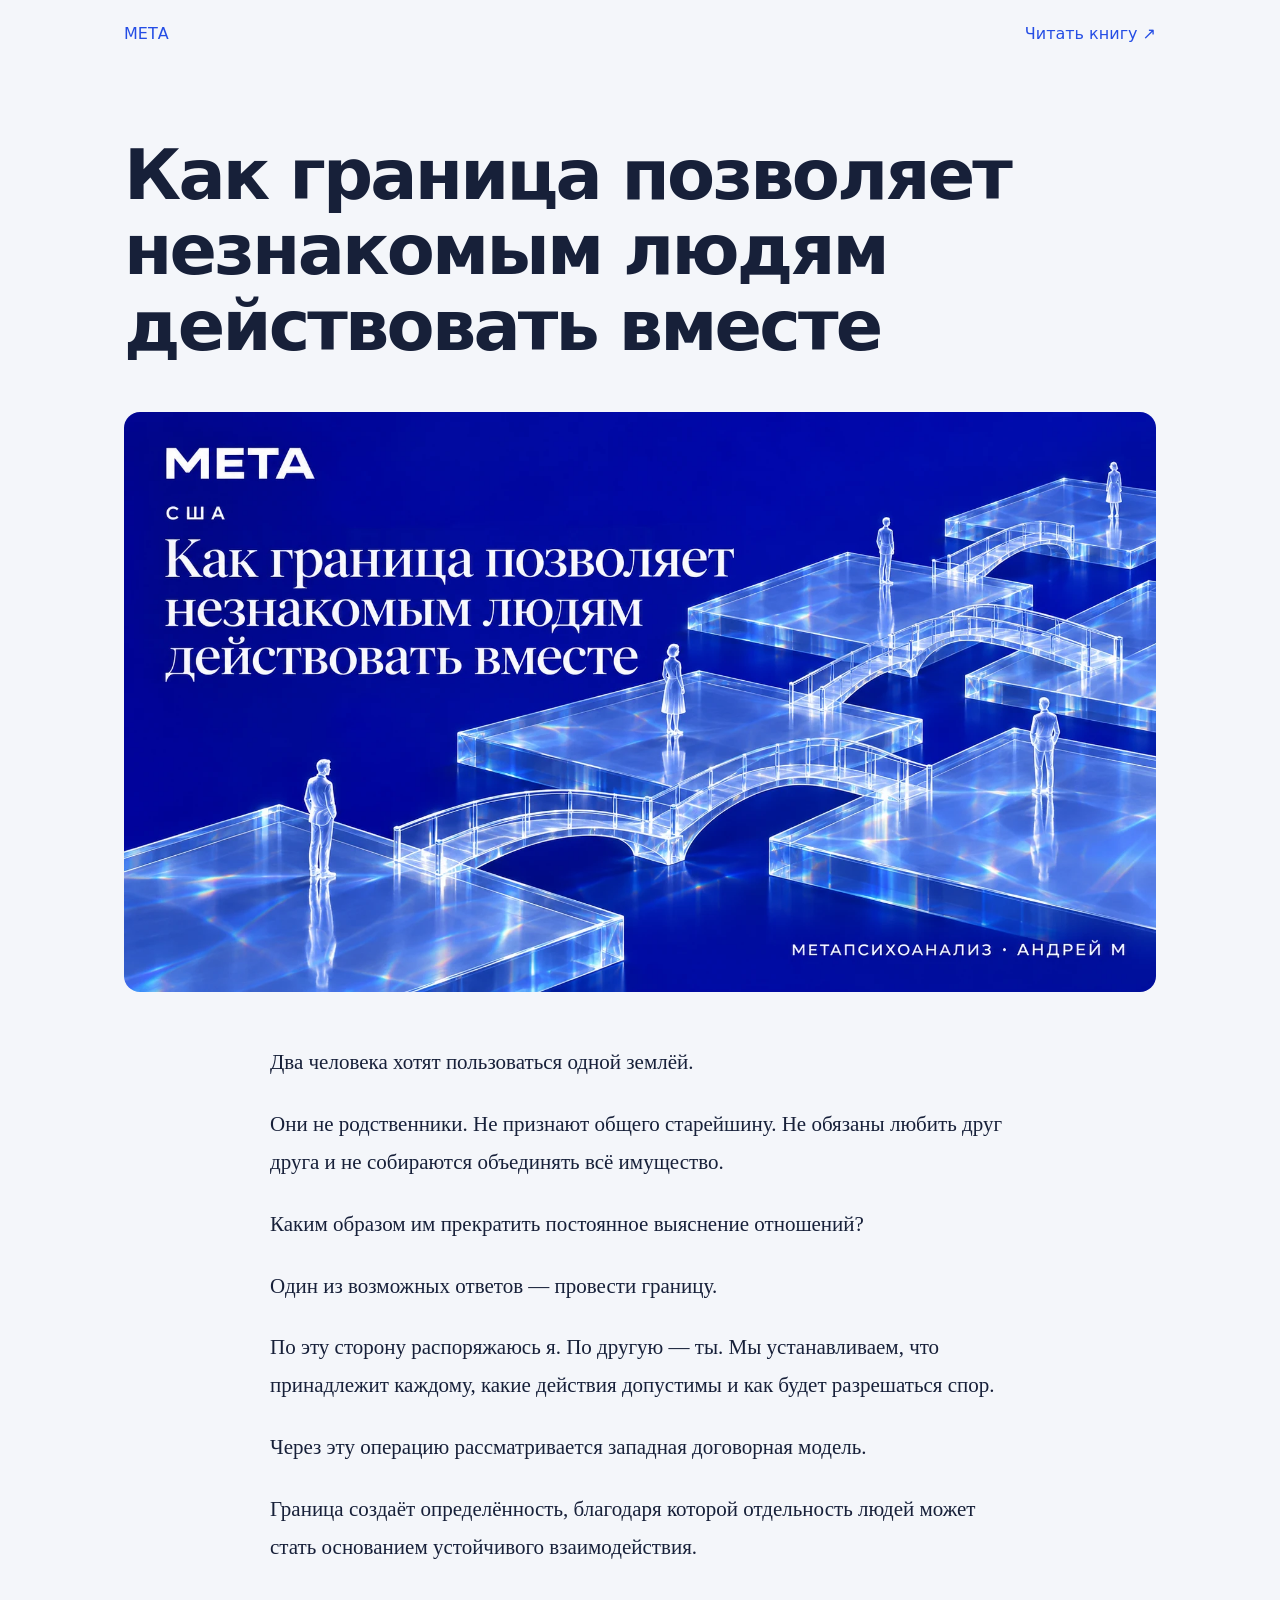
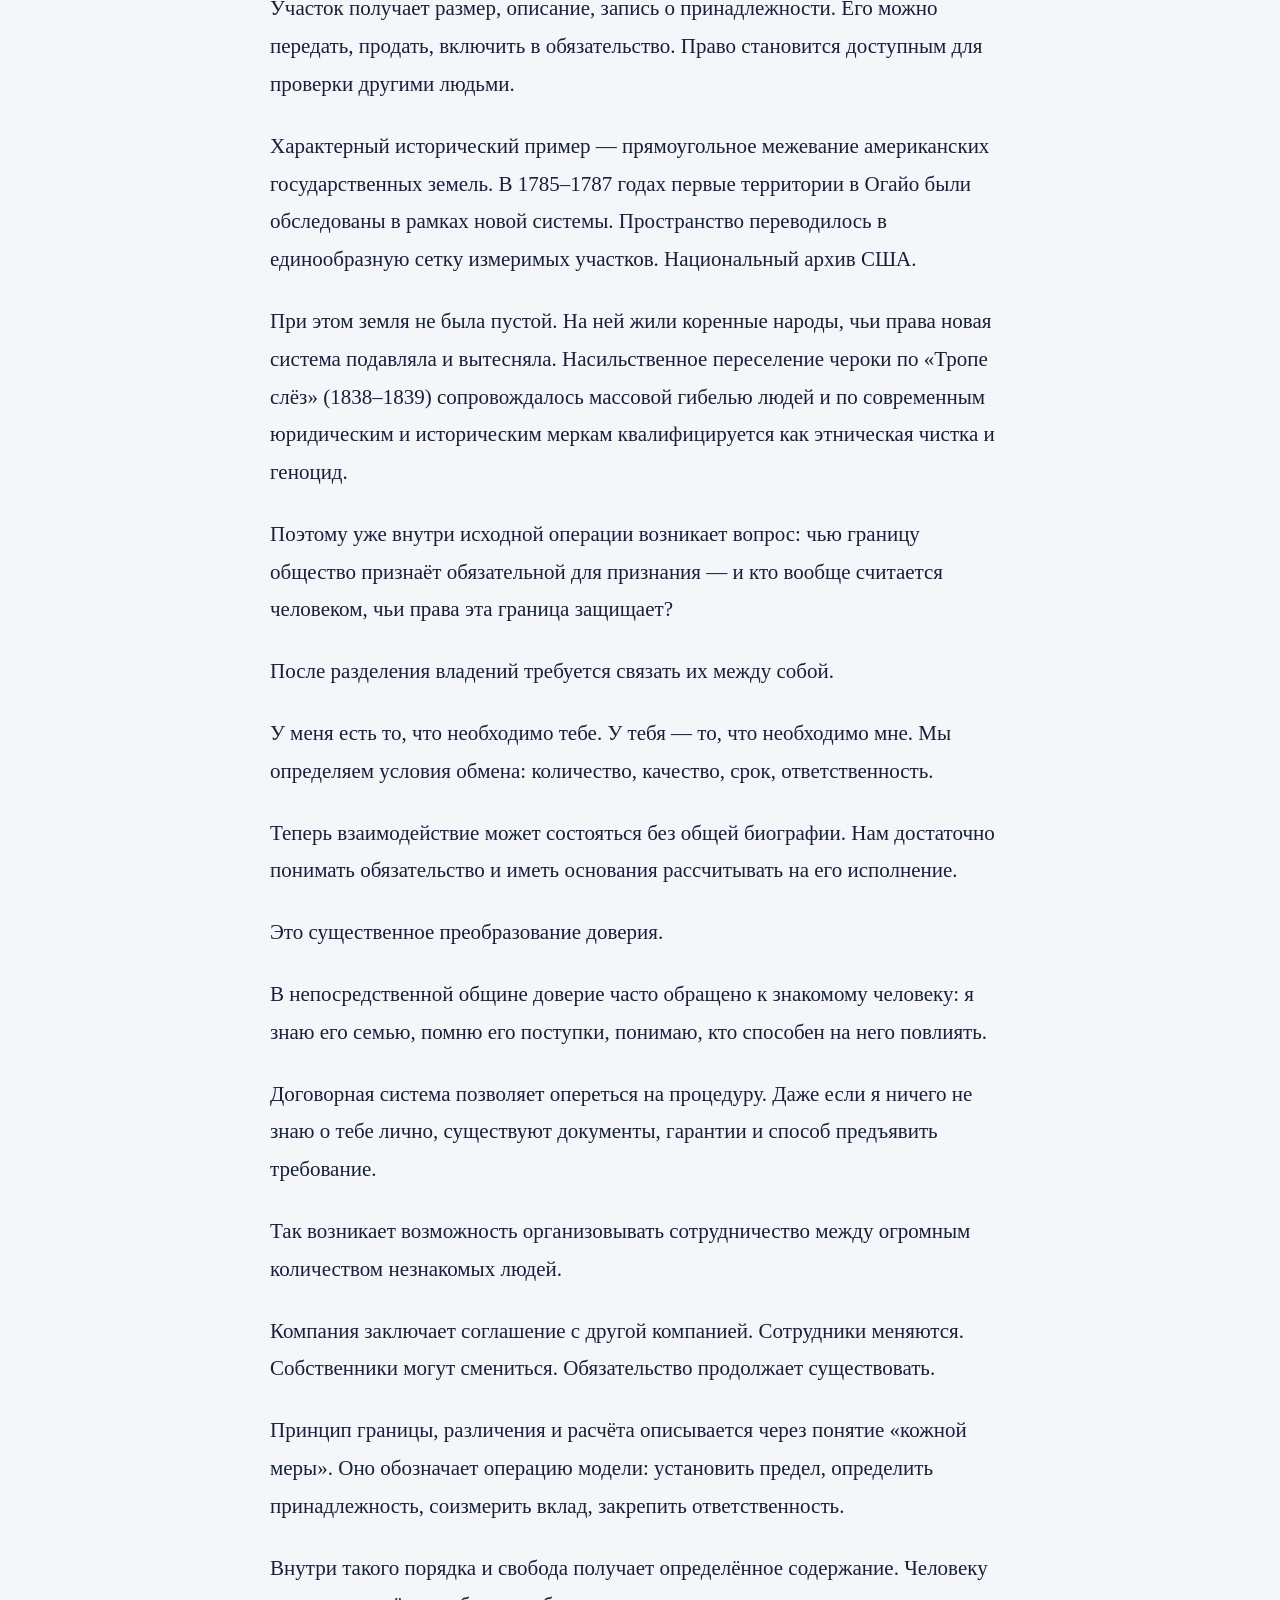
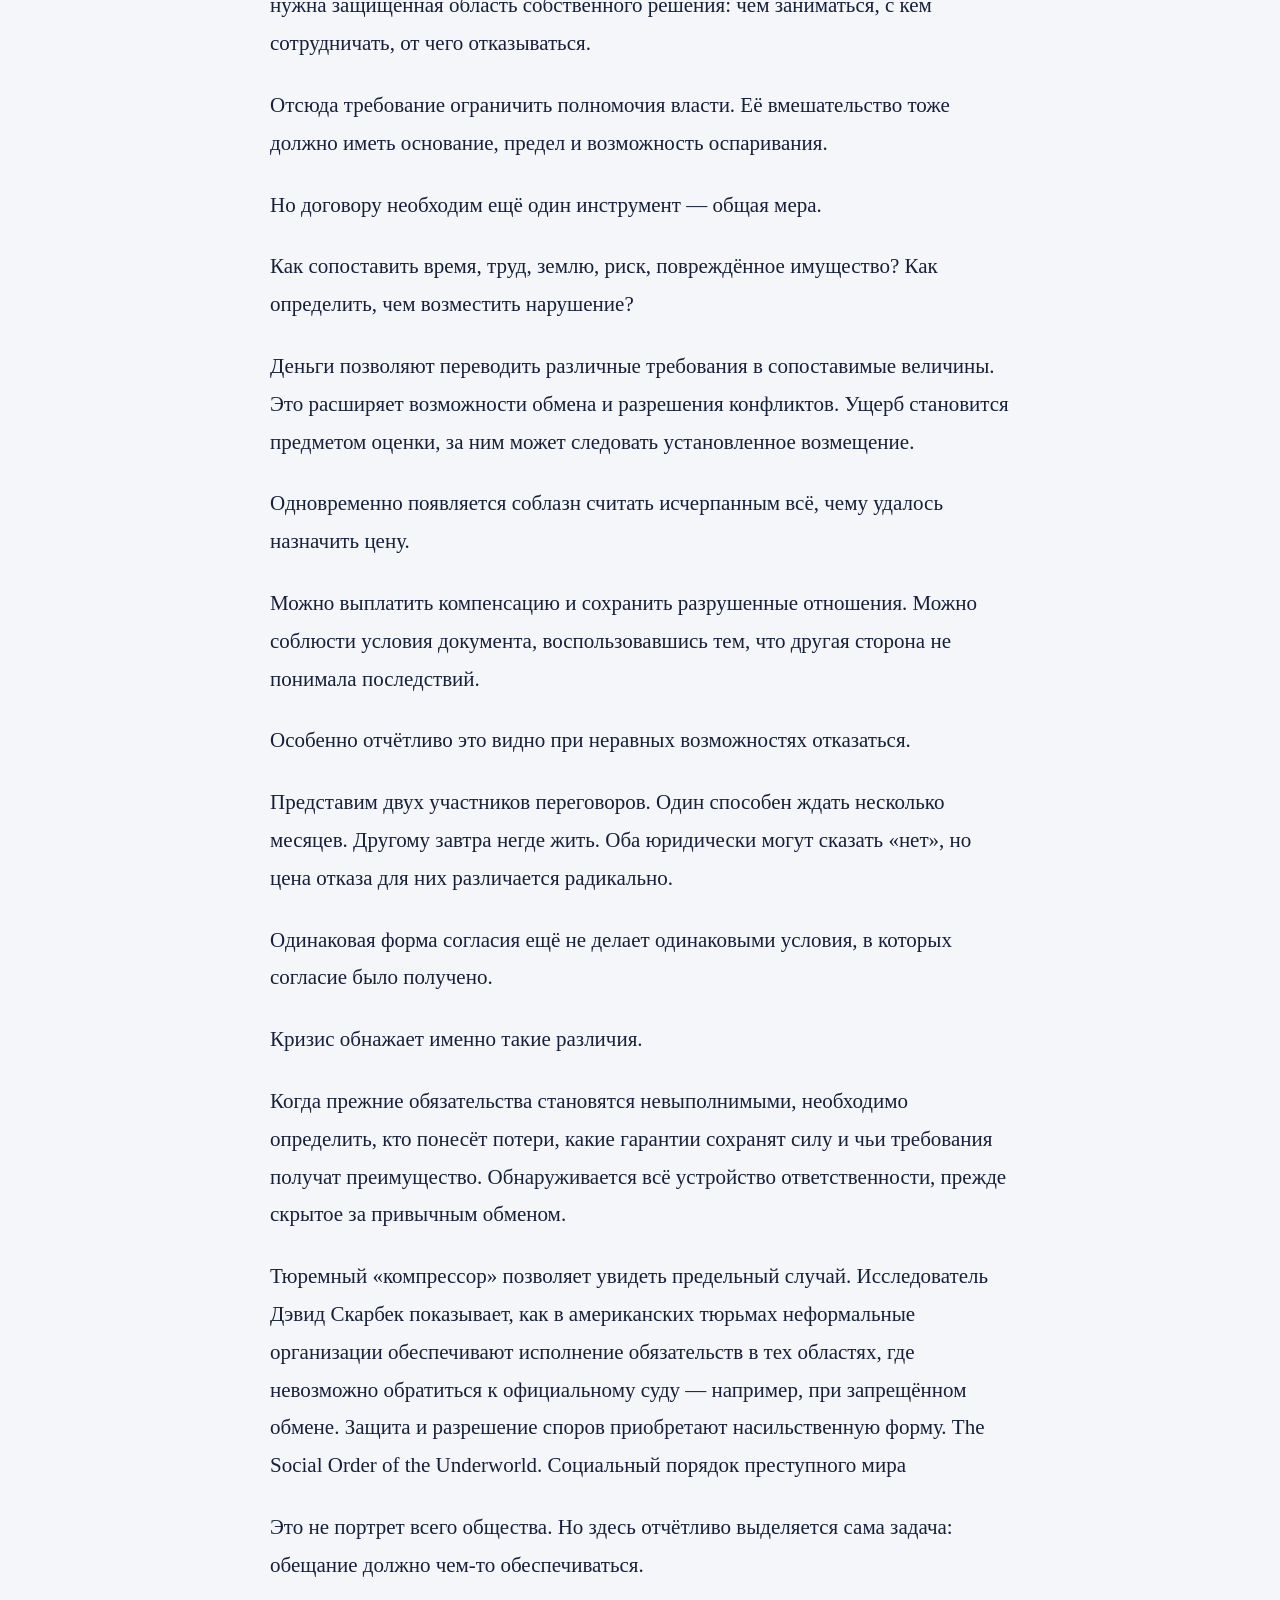
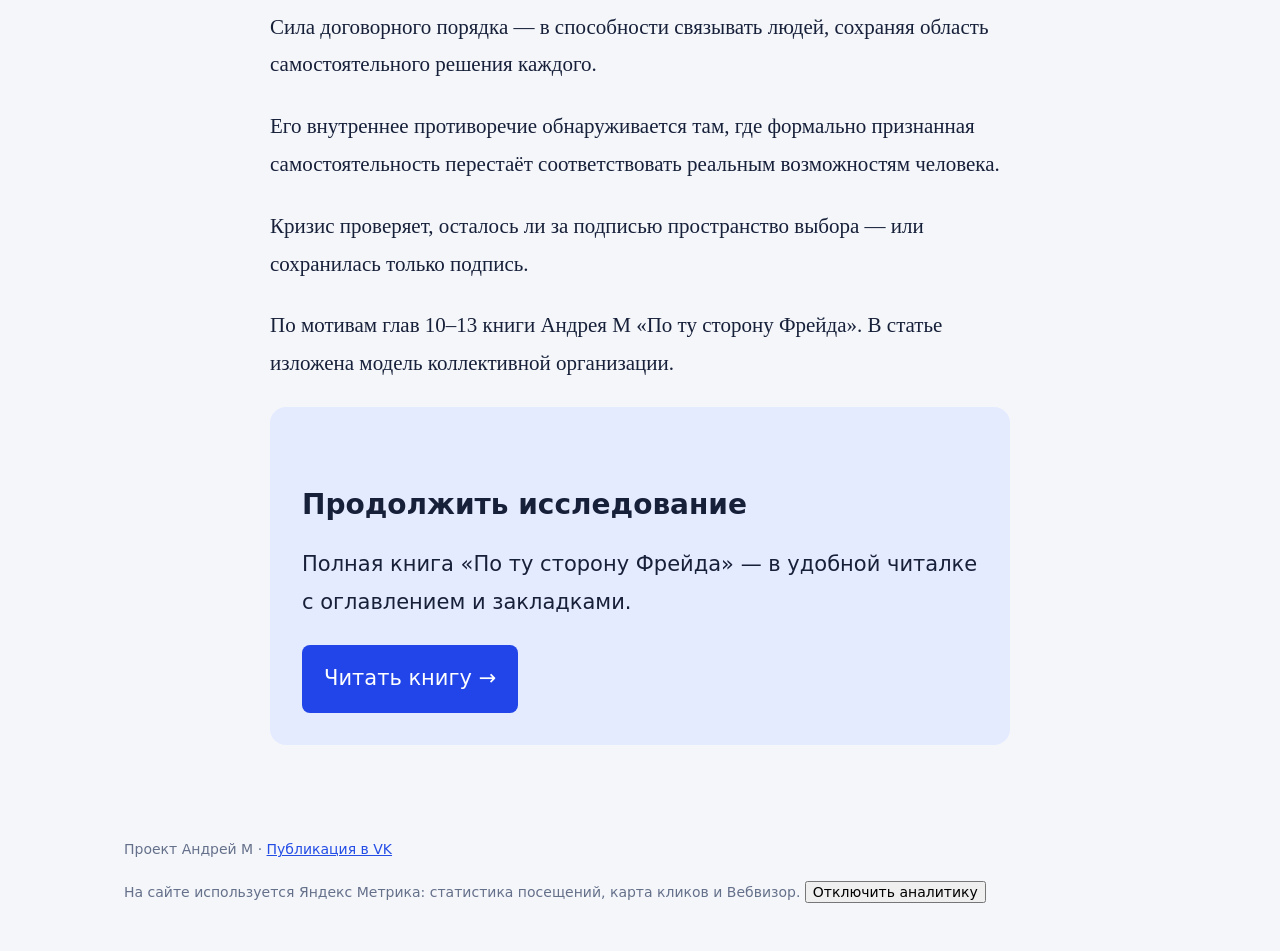
<file: articles/west/index.html>
<!doctype html><html lang="ru"><head><meta charset="utf-8"><meta name="viewport" content="width=device-width, initial-scale=1"><title>Как граница позволяет незнакомым людям действовать вместе — Мета</title><meta name="description" content="Как граница позволяет незнакомым людям действовать вместе"><link rel="canonical" href="https://metapsy.online/articles/west/"><meta property="og:title" content="Как граница позволяет незнакомым людям действовать вместе"><meta property="og:image" content="https://metapsy.online/assets/west.png"><style>*{box-sizing:border-box}body{margin:0;background:#f4f6fa;color:#172039;font-family:system-ui,sans-serif}header,main,footer{max-width:1080px;margin:auto;padding:24px}header{display:flex;justify-content:space-between}a{color:#244de5}header a{text-decoration:none}img{width:100%;height:auto;border-radius:16px}h1{font-size:clamp(36px,6vw,70px);line-height:1.08;letter-spacing:-.04em}article{max-width:740px;margin:48px auto;font-family:Georgia,serif;font-size:21px;line-height:1.8}h2{font-family:system-ui,sans-serif;font-size:28px;line-height:1.25;margin-top:48px}p{margin:24px 0}.cta{padding:32px;background:#e5ebff;border-radius:16px;font-family:system-ui,sans-serif}.button{display:inline-block;background:#2145e8;color:white;padding:15px 22px;border-radius:8px;text-decoration:none}footer{font-size:14px;color:#65708a}button{font:inherit;cursor:pointer}@media(max-width:600px){header,main,footer{padding:18px}article{font-size:19px}h2{font-size:25px}}</style></head><body><header><a href="../../">МЕТА</a><a href="../../#/book" data-book>Читать книгу ↗</a></header><main><h1>Как граница позволяет незнакомым людям действовать вместе</h1><img src="../../assets/west.webp" decoding="async" fetchpriority="high" width="1672" height="941" alt="Как граница позволяет незнакомым людям действовать вместе"><article><p>Два человека хотят пользоваться одной землёй.</p><p>Они не родственники. Не признают общего старейшину. Не обязаны любить друг друга и не собираются объединять всё имущество.</p><p>Каким образом им прекратить постоянное выяснение отношений?</p><p>Один из возможных ответов — провести границу.</p><p>По эту сторону распоряжаюсь я. По другую — ты. Мы устанавливаем, что принадлежит каждому, какие действия допустимы и как будет разрешаться спор.</p><p>Через эту операцию рассматривается западная договорная модель.</p><p>Граница создаёт определённость, благодаря которой отдельность людей может стать основанием устойчивого взаимодействия.</p><p>Участок получает размер, описание, запись о принадлежности. Его можно передать, продать, включить в обязательство. Право становится доступным для проверки другими людьми.</p><p>Характерный исторический пример — прямоугольное межевание американских государственных земель. В 1785–1787 годах первые территории в Огайо были обследованы в рамках новой системы. Пространство переводилось в единообразную сетку измеримых участков. Национальный архив США.</p><p>При этом земля не была пустой. На ней жили коренные народы, чьи права новая система подавляла и вытесняла. Насильственное переселение чероки по «Тропе слёз» (1838–1839) сопровождалось массовой гибелью людей и по современным юридическим и историческим меркам квалифицируется как этническая чистка и геноцид.</p><p>Поэтому уже внутри исходной операции возникает вопрос: чью границу общество признаёт обязательной для признания — и кто вообще считается человеком, чьи права эта граница защищает?</p><p>После разделения владений требуется связать их между собой.</p><p>У меня есть то, что необходимо тебе. У тебя — то, что необходимо мне. Мы определяем условия обмена: количество, качество, срок, ответственность.</p><p>Теперь взаимодействие может состояться без общей биографии. Нам достаточно понимать обязательство и иметь основания рассчитывать на его исполнение.</p><p>Это существенное преобразование доверия.</p><p>В непосредственной общине доверие часто обращено к знакомому человеку: я знаю его семью, помню его поступки, понимаю, кто способен на него повлиять.</p><p>Договорная система позволяет опереться на процедуру. Даже если я ничего не знаю о тебе лично, существуют документы, гарантии и способ предъявить требование.</p><p>Так возникает возможность организовывать сотрудничество между огромным количеством незнакомых людей.</p><p>Компания заключает соглашение с другой компанией. Сотрудники меняются. Собственники могут смениться. Обязательство продолжает существовать.</p><p>Принцип границы, различения и расчёта описывается через понятие «кожной меры». Оно обозначает операцию модели: установить предел, определить принадлежность, соизмерить вклад, закрепить ответственность.</p><p>Внутри такого порядка и свобода получает определённое содержание. Человеку нужна защищённая область собственного решения: чем заниматься, с кем сотрудничать, от чего отказываться.</p><p>Отсюда требование ограничить полномочия власти. Её вмешательство тоже должно иметь основание, предел и возможность оспаривания.</p><p>Но договору необходим ещё один инструмент — общая мера.</p><p>Как сопоставить время, труд, землю, риск, повреждённое имущество? Как определить, чем возместить нарушение?</p><p>Деньги позволяют переводить различные требования в сопоставимые величины. Это расширяет возможности обмена и разрешения конфликтов. Ущерб становится предметом оценки, за ним может следовать установленное возмещение.</p><p>Одновременно появляется соблазн считать исчерпанным всё, чему удалось назначить цену.</p><p>Можно выплатить компенсацию и сохранить разрушенные отношения. Можно соблюсти условия документа, воспользовавшись тем, что другая сторона не понимала последствий.</p><p>Особенно отчётливо это видно при неравных возможностях отказаться.</p><p>Представим двух участников переговоров. Один способен ждать несколько месяцев. Другому завтра негде жить. Оба юридически могут сказать «нет», но цена отказа для них различается радикально.</p><p>Одинаковая форма согласия ещё не делает одинаковыми условия, в которых согласие было получено.</p><p>Кризис обнажает именно такие различия.</p><p>Когда прежние обязательства становятся невыполнимыми, необходимо определить, кто понесёт потери, какие гарантии сохранят силу и чьи требования получат преимущество. Обнаруживается всё устройство ответственности, прежде скрытое за привычным обменом.</p><p>Тюремный «компрессор» позволяет увидеть предельный случай. Исследователь Дэвид Скарбек показывает, как в американских тюрьмах неформальные организации обеспечивают исполнение обязательств в тех областях, где невозможно обратиться к официальному суду — например, при запрещённом обмене. Защита и разрешение споров приобретают насильственную форму. The Social Order of the Underworld. Социальный порядок преступного мира</p><p>Это не портрет всего общества. Но здесь отчётливо выделяется сама задача: обещание должно чем-то обеспечиваться.</p><p>Сила договорного порядка — в способности связывать людей, сохраняя область самостоятельного решения каждого.</p><p>Его внутреннее противоречие обнаруживается там, где формально признанная самостоятельность перестаёт соответствовать реальным возможностям человека.</p><p>Кризис проверяет, осталось ли за подписью пространство выбора — или сохранилась только подпись.</p><p>По мотивам глав 10–13 книги Андрея М «По ту сторону Фрейда». В статье изложена модель коллективной организации.</p><div id="article-end"></div><aside class="cta"><h2>Продолжить исследование</h2><p>Полная книга «По ту сторону Фрейда» — в удобной читалке с оглавлением и закладками.</p><a class="button" href="../../#/book" data-book>Читать книгу →</a></aside></article></main><footer>Проект Андрей М · <a href="https://vk.ru/@metapsy_online-zapad">Публикация в VK</a><p>На сайте используется Яндекс Метрика: статистика посещений, карта кликов и Вебвизор. <button id="optout">Отключить аналитику</button></p></footer><script src="analytics.js" defer></script></body></html>
</file>
<file: assets/index-cf37MB7x.css>
@font-face{font-family:Literata;font-style:normal;font-display:swap;font-weight:400;src:url(./literata-cyrillic-400-normal-CNCMA2GQ.woff2)format("woff2"),url(./literata-cyrillic-400-normal-BZoHpSD9.woff)format("woff")}@font-face{font-family:Literata;font-style:normal;font-display:swap;font-weight:400;src:url(./literata-latin-400-normal-CLtNJ872.woff2)format("woff2"),url(./literata-latin-400-normal-CUhpYSl8.woff)format("woff")}@font-face{font-family:Manrope;font-style:normal;font-display:swap;font-weight:400;src:url(./manrope-cyrillic-400-normal-BMzJvInZ.woff2)format("woff2"),url(./manrope-cyrillic-400-normal-Dvx59UGC.woff)format("woff")}@font-face{font-family:Manrope;font-style:normal;font-display:swap;font-weight:400;src:url(./manrope-latin-400-normal-PaqtzbVb.woff2)format("woff2"),url(./manrope-latin-400-normal-8tf8FM3T.woff)format("woff")}@font-face{font-family:Manrope;font-style:normal;font-display:swap;font-weight:600;src:url(./manrope-cyrillic-600-normal-DvRl3Mj-.woff2)format("woff2"),url(./manrope-cyrillic-600-normal-It4mZcQk.woff)format("woff")}@font-face{font-family:Manrope;font-style:normal;font-display:swap;font-weight:600;src:url(./manrope-latin-600-normal-4f0koTD-.woff2)format("woff2"),url(./manrope-latin-600-normal-BqgrALkZ.woff)format("woff")}@font-face{font-family:Manrope;font-style:normal;font-display:swap;font-weight:800;src:url(./manrope-cyrillic-800-normal-AvdZ5mAV.woff2)format("woff2"),url(./manrope-cyrillic-800-normal-BuEMjQU-.woff)format("woff")}@font-face{font-family:Manrope;font-style:normal;font-display:swap;font-weight:800;src:url(./manrope-latin-800-normal-BfWYOv1c.woff2)format("woff2"),url(./manrope-latin-800-normal-uHUdIJgA.woff)format("woff")}:where(button.internal-navigation){appearance:none;text-align:inherit;font:inherit;color:inherit;cursor:pointer;background:0 0;border:0;padding:0}:root{color:#f6f8ff;font-synthesis:none;--blue:#0917a8;--cobalt:#1748ed;--navy:#07116e;--paper:#f0f3fb;--ink:#14224d;--muted:#56617e;--ice:#bacbff;--line:#dee8ff3d;--serif:Literata,Georgia,serif;--safe-top:max(env(safe-area-inset-top,0px),var(--vk-inset-top,0px));--safe-bottom:max(env(safe-area-inset-bottom,0px),var(--vk-inset-bottom,0px));--safe-left:max(env(safe-area-inset-left,0px),var(--vk-inset-left,0px));--safe-right:max(env(safe-area-inset-right,0px),var(--vk-inset-right,0px));--lightningcss-light: ;--lightningcss-dark:initial;color-scheme:dark;background:#0917a8;font-family:Manrope,Arial,sans-serif}*{box-sizing:border-box}html{scroll-behavior:smooth;scroll-padding-top:108px}body{min-width:280px;padding:var(--safe-top) var(--safe-right) 0 var(--safe-left);margin:0;font-size:15px;line-height:1.65}h1,h2,h3,p{margin:0}h1,h2,h3{font-family:var(--serif);font-weight:400}h1,h2{letter-spacing:-.045em}h3{letter-spacing:-.025em}a{color:inherit;text-decoration:none}button{font:inherit;cursor:pointer}button,a{-webkit-tap-highlight-color:transparent}button{color:inherit}img{max-width:100%;height:auto;display:block}button,summary,a{touch-action:manipulation}a:focus-visible,button:focus-visible,summary:focus-visible{outline-offset:6px;outline:3px solid #73adff}section:focus{outline:none}svg{flex-shrink:0}.icon{width:23px;height:23px}.wrap{width:min(1160px,100% - 96px);margin-inline:auto}.skip-link{z-index:20;color:var(--blue);background:#fff;padding:12px 20px;position:fixed;top:8px;left:16px;transform:translateY(-200%)}.skip-link:focus{transform:none}.header{z-index:5;background:var(--blue);position:relative}.header-inner{border-bottom:1px solid var(--line);align-items:center;gap:40px;height:101px;display:flex}.brand{flex-direction:column;flex-shrink:0;gap:9px;display:flex}.brand img{filter:brightness(0)invert();width:147px}.brand>span{letter-spacing:.085em;color:#d6dfff;font-size:10px}.desktop-nav{gap:32px;margin-left:auto;font-size:13px;display:flex}.desktop-nav :is(a,button){color:#e1e7ff;padding-block:12px}.desktop-nav :is(a,button):hover{color:#fff;text-underline-offset:7px;text-decoration:underline}.header-community{border:1px solid #6479de;border-radius:30px;align-items:center;gap:10px;min-height:44px;padding:9px 15px;font-size:12px;display:flex}.header-community .icon{width:17px}.vk-label{letter-spacing:-.08em;font-size:19px;font-weight:600;line-height:1}.header-community:hover{background:#2340c2}.hero{background:var(--blue);position:relative;overflow:hidden}.hero-inner{align-items:center;min-height:631px;display:flex;position:relative}.hero-copy{z-index:2;pointer-events:none;padding:62px 0 50px;position:relative}.hero-copy :is(a,button){pointer-events:auto}.intro-label{color:#dce6ff;align-items:center;gap:9px;margin-bottom:28px;font-size:12px;display:flex}.lens-icon{width:40px;height:40px;overflow:visible}.hero h1 .hero-equation{align-items:baseline;gap:.18em;display:flex}.hero h1 .equation-sign{color:#aecbff;letter-spacing:0;font-family:Manrope,Arial,sans-serif;font-size:.74em;font-weight:400}.hero h1{letter-spacing:-.055em;font-size:clamp(52px,5.8vw,76px);line-height:1.18}.hero h1 span{display:block}.hero-lead{color:#d8e2ff;max-width:40ch;margin-top:27px;font-size:17px;line-height:1.65}.button{border:0;border-radius:9px;justify-content:space-between;align-items:center;gap:35px;min-height:54px;padding:15px 22px;font-size:13px;font-weight:600;transition:transform .16s ease-out,background-color .16s ease-out;display:inline-flex}.button:hover{transform:translateY(-2px)}.button:active{transform:translateY(0)}.button-light{color:#13238d;background:#f1f5ff}.button-light:hover{background:#fff}.hero .button{margin-top:31px}.hero-caption{color:#c3cff6;margin-top:24px;font-size:11px;line-height:1.65}.hero-art{pointer-events:none;align-items:center;width:730px;display:flex;position:absolute;top:28px;bottom:0;right:-125px;-webkit-mask-image:linear-gradient(90deg,#0000 0%,#000 19% 90%,#0000 100%);mask-image:linear-gradient(90deg,#0000 0%,#000 19% 90%,#0000 100%)}.hero-art img{width:100%;-webkit-mask-image:linear-gradient(#0000 0%,#000 12% 87%,#0000 100%);mask-image:linear-gradient(#0000 0%,#000 12% 87%,#0000 100%)}.hero-art{mix-blend-mode:screen}.hero-bottom{border-top:1px solid var(--line);color:#d0dcff;justify-content:space-between;align-items:center;padding:22px 0 29px;font-size:11px;display:flex}.hero-bottom :is(a,button){align-items:center;gap:18px;min-height:44px;display:flex}.hero-bottom :is(a,button):hover{color:#fff}.hero-bottom .icon{width:20px}.video-section{background:var(--navy);padding:43px 0 83px}.section-kicker{color:#bccbff;justify-content:space-between;margin-bottom:31px;font-size:11px;display:flex}.section-kicker span:last-child{color:#9eafe7}.video-layout{grid-template-columns:1.24fr 1fr;align-items:center;gap:65px;display:grid}.video-poster{isolation:isolate;outline-offset:5px;aspect-ratio:1672/941;border-radius:12px;display:block;position:relative;overflow:hidden}.video-poster>img{object-fit:cover;width:100%;height:100%}.video-poster:after{content:"";pointer-events:none;z-index:0;background:linear-gradient(#0000,#00084c8c);position:absolute;inset:50% 0 0}.play-control{z-index:1;-webkit-backdrop-filter:blur(14px);backdrop-filter:blur(14px);background:#111d95d9;border:1px solid #bacbff6b;border-radius:28px;align-items:center;gap:11px;padding:10px 14px 10px 10px;font-size:11px;transition:background-color .18s;display:flex;position:absolute;bottom:19px;left:20px}.play-control>.icon:first-child{color:#13238d;background:#eff4ff;border-radius:50%;width:28px;height:28px;padding:3px}.play-control>.icon:last-child{width:16px}.video-poster:hover .play-control{background:#1a36d9}.video-copy h2{max-width:9em;margin:13px 0 22px;font-size:46px;line-height:1.18}.video-copy>p:not(.content-type){color:#c6d3ff;max-width:30ch;font-size:15px}.content-type{font-size:11px;line-height:1.5}.video-copy .content-type{color:#9fb8ff}.text-link{border-bottom:1px solid #a3afce;align-items:center;gap:20px;min-height:44px;padding-block:6px;font-size:12px;font-weight:600;display:inline-flex}.text-link .icon{width:20px}.light-link{color:#f8faff;border-color:#7f93df;margin-top:23px}.text-link:hover{border-color:currentColor}.link-note{color:#aebfec;margin-top:11px;font-size:10px;display:block}.video-frame{aspect-ratio:1672/941;background:#020731;border:0;border-radius:12px;width:100%}.articles-section{background:var(--paper);color:var(--ink);--lightningcss-light:initial;--lightningcss-dark: ;color-scheme:light;padding:82px 0 56px}.section-heading{justify-content:space-between;align-items:end;gap:40px;margin-bottom:43px;display:flex}.section-heading .content-type{color:#52658f;margin-bottom:17px}.section-heading h2{font-size:53px;line-height:1.16}.section-heading>p{color:var(--muted);padding-bottom:4px;font-size:13px}.articles-grid{grid-template-columns:1fr 1fr;gap:34px;display:grid}.article-card{min-width:0}.article-image{isolation:isolate;border-radius:8px;display:block;position:relative}.article-image img{aspect-ratio:1672/941;object-fit:cover;border-radius:8px}.image-link-icon{color:#152a9f;background:#eff4ff;border-radius:50%;justify-content:center;align-items:center;width:34px;height:34px;transition:transform .18s;display:flex;position:absolute;top:13px;right:13px}.article-image:hover .image-link-icon{transform:translate(2px,-2px)}.article-body{padding:23px 4px 0}.article-topic{color:#52658f;font-size:10px}.article-body h3{max-width:18em;margin:10px 0 14px;font-size:29px;line-height:1.3}.article-body>p{color:var(--muted);max-width:39ch;font-size:14px;line-height:1.75}.article-body .text-link{color:#213bb5;margin-top:18px}.all-articles{border-top:1px solid #cbd3e6;justify-content:space-between;align-items:center;gap:20px;min-height:68px;margin-top:45px;padding-top:23px;font-size:12px;display:flex}.all-articles>span:last-child{color:#3852bc;align-items:center;gap:12px;font-size:11px;display:flex}.all-articles .icon{width:20px}.all-articles:hover{color:#2144dd}.about-section{color:var(--ink);--lightningcss-light:initial;--lightningcss-dark: ;color-scheme:light;background:#e3eafa;padding:82px 0 89px}.about-layout{grid-template-columns:1fr 1.12fr;gap:110px;display:grid}.about-title .content-type{color:#52658f;margin-bottom:22px}.about-title h2{font-size:57px;line-height:1.16}.about-signature{color:#52658f;margin-top:29px;font-size:10px;display:block}.about-copy{padding-top:37px}.about-copy p{color:#4d5a7a;max-width:53ch;margin-bottom:18px;font-size:15px;line-height:1.9}.about-copy .large-copy{font-family:var(--serif);letter-spacing:-.02em;color:#253963;margin-bottom:25px;font-size:25px;line-height:1.52}.approach{border-top:1px solid #bfcbe4;margin-top:27px}.approach summary{cursor:pointer;color:#314572;justify-content:space-between;align-items:center;gap:16px;min-height:62px;font-size:11px;list-style:none;display:flex}.approach summary::-webkit-details-marker{display:none}.approach summary .icon{width:18px;transition:transform .18s}.approach[open] summary .icon{transform:rotate(180deg)}.approach>div p{margin:1px 0 0;font-size:12px;line-height:1.85}.footer{border-top:1px solid var(--line);color:#b6c7ff;align-items:center;gap:42px;padding:27px 0 31px;font-size:10px;display:flex}.footer-brand img{filter:brightness(0)invert();width:95px}.privacy-button{color:#c7d4ff;background:0 0;border:0;min-height:44px;margin-left:auto;padding:12px 0;font-size:10px}.privacy-button:hover{text-underline-offset:4px;text-decoration:underline}.mobile-nav{display:none}dialog{width:min(520px,100% - 32px);max-height:calc(100dvh - 60px);color:var(--ink);--lightningcss-light:initial;--lightningcss-dark: ;color-scheme:light;background:#f0f3fb;border:1px solid #d2dbee;border-radius:16px;padding:28px;box-shadow:0 20px 100px #0006}dialog::backdrop{-webkit-backdrop-filter:blur(5px);backdrop-filter:blur(5px);background:#020940b8}.dialog-top{color:#5f6c8c;justify-content:space-between;align-items:center;font-size:12px;display:flex}.close-button{width:44px;height:44px;color:var(--ink);background:0 0;border:0;place-items:center;display:grid}dialog h2{margin:14px 0 22px;font-size:30px}dialog p{color:#52607d;margin:0 0 17px;font-size:13px}dialog .button{margin-top:5px}.button-blue{background:var(--blue);color:#fff}.hero{min-height:calc(100svh - 101px - var(--safe-top));flex-direction:column;display:flex}.hero-inner{flex:1}.hero-bottom{flex-shrink:0}@media (max-width:760px){.hero{min-height:calc(100svh - 85px - var(--safe-top))}}.hero-art-entry{flex-shrink:0;justify-content:center;width:100%;display:flex}.hero-line{margin-block:-.12em;padding-block:.12em;overflow:clip}@media (min-width:1500px){.hero-inner{min-height:670px}.hero-art{width:780px;right:-145px}}@media (max-width:1100px){.wrap{width:calc(100% - 64px)}.header-inner{gap:26px}.desktop-nav{gap:22px}.hero-art{opacity:.92;width:680px;right:-160px}.hero h1{font-size:62px}.hero-lead{font-size:16px}.video-layout{gap:36px}.video-copy h2{font-size:38px}.section-heading h2{font-size:47px}.article-body h3{font-size:26px}.about-layout{gap:65px}}@media (max-width:760px){html{scroll-padding-top:24px}.wrap{width:calc(100% - 40px)}body{padding-bottom:calc(76px + var(--safe-bottom))}.header-inner{justify-content:space-between;gap:20px;height:85px}.brand img{width:130px}.brand>span{letter-spacing:.06em;font-size:9px}.desktop-nav{display:none}.header-community{gap:8px;padding:9px 12px;font-size:10px}.header-community .vk-label{font-size:17px}.header-community>.icon{width:15px}.hero-inner{flex-direction:column;align-items:stretch;min-height:0;display:flex}.hero-copy{pointer-events:auto;padding:35px 0 0}.intro-label{gap:8px;margin-bottom:23px;font-size:10px}.lens-icon{width:32px;height:32px}.hero h1{letter-spacing:-.053em;font-size:clamp(32px,8.75vw,62px);line-height:1.2}.hero-lead{max-width:36ch;margin-top:21px;font-size:14px;line-height:1.7}.hero .button{margin-top:23px}.button{gap:36px;min-height:52px;padding:13px 18px;font-size:12px}.hero-caption{margin-top:18px;font-size:10px}.hero-art{opacity:1;justify-content:center;width:calc(100% + 40px);height:292px;margin:0 -20px;position:relative;inset:auto;overflow:hidden;-webkit-mask-image:linear-gradient(#0000,#000 15% 85%,#0000);mask-image:linear-gradient(#0000,#000 15% 85%,#0000)}.hero-art img{flex-shrink:0;width:100%;max-width:480px;-webkit-mask-image:linear-gradient(90deg,#0000,#000 13% 85%,#0000);mask-image:linear-gradient(90deg,#0000,#000 13% 85%,#0000)}.hero-bottom{gap:15px;padding:17px 0 22px;font-size:10px}.hero-bottom :is(a,button){gap:7px;font-size:10px}.hero-bottom .icon{width:18px}.video-section{padding:29px 0 45px}.section-kicker{margin-bottom:22px;font-size:10px}.section-kicker span:last-child{font-size:9px}.video-layout{grid-template-columns:1fr;gap:24px}.video-poster{border-radius:9px}.play-control{gap:9px;padding:8px 11px 8px 8px;font-size:10px;bottom:12px;left:12px}.play-control>.icon:first-child{width:24px;height:24px}.video-copy .content-type{font-size:10px}.video-copy h2{max-width:none;margin:10px 0 16px;font-size:36px}.video-copy>p:not(.content-type){max-width:36ch;font-size:14px}.light-link{margin-top:15px}.link-note{font-size:10px}.articles-section{padding:43px 0 30px}.section-heading{margin-bottom:27px;display:block}.section-heading h2{font-size:39px}.section-heading .content-type{margin-bottom:16px;font-size:10px}.section-heading>p{margin-top:20px;font-size:12px}.articles-grid{grid-template-columns:1fr;gap:34px}.article-body{padding:18px 1px 0}.article-body h3{max-width:19em;margin:9px 0 11px;font-size:27px;line-height:1.32}.article-body>p{max-width:42ch;font-size:14px}.article-body .text-link{margin-top:10px}.text-link{font-size:11px}.all-articles{gap:12px;margin-top:30px;padding-top:17px;font-size:11px}.all-articles>span:last-child{gap:6px;font-size:10px}.about-section{padding:42px 0 44px}.about-layout{grid-template-columns:1fr;gap:27px}.about-title h2{font-size:44px;line-height:1.2}.about-title .content-type{margin-bottom:17px;font-size:10px}.about-signature{margin-top:20px;font-size:9px}.about-copy{padding:0}.about-copy .large-copy{max-width:25ch;margin-bottom:21px;font-size:24px}.about-copy p{max-width:50ch;font-size:14px}.approach{margin-top:22px}.approach summary{min-height:58px;font-size:11px}.footer{flex-wrap:wrap;gap:20px;padding:24px 0;font-size:9px}.footer-brand img{width:82px}.privacy-button{margin-left:0;font-size:10px}.mobile-nav{z-index:10;color:#667295;-webkit-backdrop-filter:blur(18px);backdrop-filter:blur(18px);padding:8px max(9px,var(--safe-right)) calc(8px + var(--safe-bottom)) max(9px,var(--safe-left));background:#f0f4fff5;border-top:1px solid #ccd6ed;grid-template-columns:repeat(5,1fr);display:grid;position:fixed;bottom:0;left:0;right:0;box-shadow:0 -5px 30px #07116e12}.mobile-nav :is(a,button){border-radius:9px;flex-direction:column;justify-content:center;align-items:center;gap:4px;min-height:49px;font-size:9px;line-height:1.3;display:flex}.mobile-nav .icon{width:21px;height:21px}.mobile-nav :is(a,button)[aria-current]{color:#1339cf;background:#dce6ff}.desktop-break{display:none}dialog{max-height:calc(100dvh - 100px - var(--safe-top) - var(--safe-bottom));padding:22px}}@media (max-width:359px){.wrap{width:calc(100% - 32px)}.header-community>span:not(.vk-label){display:none}.header-community{justify-content:center;min-width:60px}.hero h1{font-size:30px}.hero-art{height:253px}.hero-bottom,.hero-bottom :is(a,button){font-size:9px}.section-kicker span:last-child{display:none}.video-copy h2{font-size:31px}.section-heading h2{font-size:35px}.article-body h3{font-size:25px}.all-articles{align-items:start}.all-articles>span:last-child{text-align:right;max-width:140px}.footer{gap:18px}.privacy-button{text-align:left;flex-basis:100%;min-height:30px;padding:3px 0}}@media (min-width:761px) and (max-width:980px){.hero-art{width:550px;right:-145px}}@media (prefers-reduced-motion:reduce){html{scroll-behavior:auto}*,:before,:after{transition:none!important;animation:none!important}.button:hover{transform:none}}.book-entry-section{color:#18244a;--lightningcss-light:initial;--lightningcss-dark: ;color-scheme:light;background:#eef1f9;padding:92px 0 98px}.book-entry-inner{grid-template-columns:1fr 1.12fr;align-items:center;gap:88px;display:grid}.book-entry-art{justify-content:center;padding:12px 18px 16px 0;display:flex}.book-entry-copy{max-width:510px}.book-entry-label{color:#465b91;margin-bottom:25px;font-size:12px}.book-entry-copy h2{letter-spacing:-.045em;font-size:clamp(43px,4.2vw,60px);line-height:1.16}.book-entry-subtitle{font-family:var(--serif);color:#465b91;margin-top:18px;font-size:21px;line-height:1.45}.book-entry-description{max-width:47ch;margin-top:26px;font-size:15px;line-height:1.85}.book-entry-context{color:#5c6784;max-width:46ch;margin-top:14px;font-size:13px;line-height:1.85}.book-entry-copy .button{min-width:218px;margin-top:28px}.book-entry-note{color:#62708f;margin-top:19px;font-size:10px;line-height:1.9}@media (max-width:1100px){.book-entry-inner{grid-template-columns:1fr 1.1fr;gap:48px}.book-entry-section{padding:72px 0 78px}.book-entry-art .meta-book{max-width:310px}.book-entry-description{font-size:14px}.book-entry-subtitle{font-size:19px}}@media (max-width:760px){.book-entry-section{padding:49px 0 46px}.book-entry-inner{grid-template-columns:1fr;gap:39px}.book-entry-art{padding:3px 16px 7px}.book-entry-art .meta-book{max-width:252px}.book-entry-copy{width:100%;max-width:520px;margin:auto}.book-entry-label{margin-bottom:18px;font-size:10px}.book-entry-copy h2{font-size:40px;line-height:1.19}.book-entry-subtitle{margin-top:15px;font-size:17px}.book-entry-description{margin-top:22px;font-size:14px}.book-entry-context{margin-top:13px;font-size:12px}.book-entry-copy .button{min-width:215px;margin-top:24px}.book-entry-note{margin-top:16px;font-size:10px}}@media (max-width:359px){.book-entry-copy h2{font-size:34px}.book-entry-art .meta-book{max-width:226px}.book-entry-inner{gap:32px}.book-entry-subtitle{font-size:16px}}.articles-horizontal{box-sizing:border-box;align-items:center;height:100svh;padding:28px 0;display:flex;overflow:hidden}.articles-horizontal>.wrap{min-width:0}.articles-horizontal .section-heading{align-items:end;margin-bottom:22px}.articles-horizontal .section-heading h2{font-size:clamp(30px,4vw,52px);line-height:1.12}.articles-horizontal .section-heading h2 br{display:none}.articles-horizontal .section-heading .content-type{margin-bottom:10px}.articles-horizontal .articles-grid{gap:32px;display:flex;position:relative;overflow:visible}.articles-horizontal .article-card{flex:0 0 min(48vw,560px,56.85svh);min-width:0}.articles-horizontal .article-image img{object-fit:contain;background:0 0;width:100%;height:auto;max-height:none}.articles-horizontal .article-body{padding-top:14px}.articles-horizontal .article-body h3{margin:8px 0;font-size:clamp(20px,2vw,28px);line-height:1.25}.articles-horizontal .article-body>p{font-size:13px;line-height:1.6}.articles-horizontal .article-body .text-link{margin-top:8px}.articles-horizontal .all-articles{margin-top:18px;padding-top:12px}.book-entry-art{perspective:1600px;min-width:0;position:relative}.book-preview{aspect-ratio:2/3;width:min(100%,342px);transform-style:preserve-3d;position:relative;transform:rotateX(6deg)rotateY(-18deg)rotate(-3deg)}.book-paper,.book-leaf{transform-style:preserve-3d;transform-origin:0;position:absolute;inset:0}.book-base{z-index:0;background:#faf9f5;overflow:hidden;box-shadow:inset 13px 0 22px #18244a18}.book-back-board{background:#363c60;border-radius:1px 3px 3px 1px;position:absolute;inset:0 -1px -1px 0;transform:translateZ(-10px);box-shadow:7px 16px 28px #1c234327}.book-page-edge{transform-origin:100%;background:linear-gradient(90deg,#e8e6df,#fbfaf6 45%,#d8d6d0);border:1px solid #dedcd6;width:10px;position:absolute;top:1px;bottom:0;right:0;transform:rotateY(-90deg)}.book-bottom-edge{transform-origin:bottom;background:linear-gradient(#e1dfd8,#f4f2ed 60%,#d1cfc8);height:10px;position:absolute;bottom:0;left:1px;right:0;transform:rotateX(90deg);box-shadow:inset 0 2px #fff9,inset 0 -2px #faf9f5}.book-spine{transform-origin:0;background:linear-gradient(90deg,#222a50,#515978 45%,#232b50);border-radius:2px;width:11px;position:absolute;top:0;bottom:-1px;left:0;transform:rotateY(90deg)}.book-leaf{--turn-shade:0}.book-leaf[data-leaf="1"]{z-index:2;transform:translateZ(.5px)}.book-leaf[data-leaf="0"]{z-index:3;transform:translateZ(1px)}.book-cover-leaf{z-index:4;transform:translateZ(2px)}.leaf-front,.leaf-back{backface-visibility:hidden;background:#faf9f5;border-radius:1px 3px 3px 1px;position:absolute;inset:0;overflow:hidden;transform:translateZ(.4px);box-shadow:inset 13px 0 22px #18244a18,0 1px 1px #18244a20}.leaf-back{transform:rotateY(180deg)translateZ(.4px);box-shadow:inset -14px 0 24px #18244a24,-1px 1px 2px #18244a20}.leaf-front:after,.leaf-back:after{content:"";pointer-events:none;background:linear-gradient(90deg,rgba(20,30,60,var(--turn-shade)),transparent 70%);position:absolute;inset:0}.leaf-back:after{background:linear-gradient(270deg,rgba(20,30,60,var(--turn-shade)),transparent 70%)}.book-cover-leaf>.leaf-front{background:#08137c;border:1px solid #819dff38;transform:translateZ(2px)}.book-cover-leaf>.leaf-back{background:#faf9f5;border:0;transform:rotateY(180deg)translateZ(2px);box-shadow:inset -16px 0 23px #302a2019,-1px 1px 2px #25283926}.book-cover-edge{transform-origin:100%;background:#29334d;width:3px;position:absolute;top:0;bottom:0;right:0;transform:translateZ(2px)rotateY(-90deg)}.book-preview .meta-book{filter:none;width:100%;max-width:none;height:100%;transform:none}.book-preview .meta-book:after{display:none}.paper-segments{transform-style:preserve-3d;visibility:hidden;position:absolute;inset:0}.paper-facet{transform-origin:0;height:100%;transform-style:preserve-3d;position:absolute;top:0;left:0}.facet-front,.facet-back{backface-visibility:hidden;background:#faf9f5;position:absolute;inset:0;overflow:hidden;transform:translateZ(.12px)}.facet-back{transform:rotateY(180deg)translateZ(.12px)}.facet-page{background:#faf9f5;position:absolute;top:0}.facet-front .facet-page{box-shadow:inset 13px 0 22px #18244a18}.facet-back .facet-page{box-shadow:inset -14px 0 24px #18244a24}.facet-front:after,.facet-back:after{content:"";opacity:var(--facet-shade,0);pointer-events:none;background:#352d22;position:absolute;inset:0}.is-curling>.leaf-front,.is-curling>.leaf-back{visibility:hidden}.is-curling>.paper-segments{visibility:visible}.paper-content{color:#28314b;height:100%;padding:10% 10% 12%;position:relative;container-type:inline-size}.paper-content small{letter-spacing:.1em;color:#788197;border-bottom:1px solid #a9afbe40;padding-bottom:8%;font:500 clamp(5px,.5vw,7px)/1.5 Manrope,sans-serif;display:block}.paper-content h3{margin:12% 0 8%;font:400 clamp(10px,8.8cqw,19px)/1.35 Literata,Georgia,serif}.paper-content p{text-wrap:pretty;margin-top:12%;font:400 clamp(6px,6cqw,12px)/1.75 Literata,Georgia,serif}.paper-content h3+p{margin-top:0}.paper-content footer{color:#788197;font:500 clamp(5px,.5vw,7px)/1.4 Manrope,sans-serif;position:absolute;bottom:5%;left:10%;right:10%}.book-scene{align-items:center;min-height:100svh;padding:48px 0;display:flex}.book-scene .book-entry-inner{grid-template-columns:1.12fr 1fr;gap:64px}.book-scene .book-entry-art{align-items:center;min-height:480px;padding:0}.book-scene .book-preview{flex-shrink:0;width:min(44%,300px)}@media (min-width:761px) and (max-width:1100px){.book-scene .book-entry-inner{gap:38px}.book-scene .book-entry-copy h2{font-size:36px}.book-scene .book-entry-art{min-height:420px}.book-scene .book-entry-subtitle{font-size:18px}.book-scene .book-entry-label{margin-bottom:18px}}@media (max-width:760px){.book-preview{width:252px}.book-scene{min-height:0;padding:48px 0}.book-scene .book-entry-inner{grid-template-columns:1fr;gap:35px}.book-scene .book-entry-art{z-index:1;background:#eef1f9;height:clamp(310px,70vw,450px);min-height:0}.book-scene .book-preview{width:min(42%,205px)}.paper-content h3{font-size:12px}.paper-content p{font-size:clamp(6px,6cqw,10px);line-height:1.65}.paper-content small,.paper-content footer{font-size:5px}}@media (max-height:649px) and (min-width:761px){.book-scene{min-height:0}.book-scene .book-entry-art{min-height:360px}}.hero-art-entry[data-image-pending]{visibility:hidden!important}.community-section{isolation:isolate;background:#07106e;background:linear-gradient(180deg, #080f6e 0%, #080f6e 80%, var(--blue) 100%);position:relative;overflow:clip}.community-inner{grid-template-rows:1fr auto auto;grid-template-columns:1fr 1fr;min-height:780px;padding-top:100px;display:grid;position:relative}.community-copy,.community-action{z-index:2;grid-column:1;position:relative}.community-eyebrow{color:#b9ccff;align-items:center;gap:11px;margin-bottom:27px;font-size:11px;display:flex}.community-eyebrow>span{background:#bedfff;border-radius:50%;width:6px;height:6px;box-shadow:0 0 0 5px #b4d7ff12}.community-copy h2{letter-spacing:-.045em;color:#f5f7ff;font-size:clamp(46px,4.5vw,64px);line-height:1.16}.community-copy h2>span{color:#c2dbff}.community-description{color:#c0cff2;max-width:39ch;margin-top:28px;font-size:14px;line-height:1.85}.community-installation{aspect-ratio:4/3;pointer-events:none;z-index:0;width:84%;position:absolute;top:24px;right:-14%}.community-art-depth{position:absolute;inset:0;-webkit-mask-image:linear-gradient(#0000,#000 16% 76%,#0000 100%);mask-image:linear-gradient(#0000,#000 16% 76%,#0000 100%)}.community-sculpture{object-fit:contain;mix-blend-mode:screen;width:100%;height:100%;position:absolute;-webkit-mask-image:linear-gradient(90deg,#0000 0%,#000 24% 85%,#0000 100%);mask-image:linear-gradient(90deg,#0000 0%,#000 24% 85%,#0000 100%)}.community-connections{opacity:.64;width:100%;height:100%;position:absolute;inset:0}.community-node{letter-spacing:.025em;color:#e4efff;background:linear-gradient(115deg,#c4e3ff1a,#17287040);border:1px solid #d4e9ff30;border-radius:6px;align-items:center;gap:8px;padding:8px 13px;font-size:10px;display:flex;position:absolute;box-shadow:inset 0 1px #f0f8ff16}.community-node i{background:#c3e3ff;border-radius:50%;width:4px;height:4px;box-shadow:0 0 9px #adcfff88}.community-node-question{top:23%;left:31%}.community-node-view{top:14%;right:13%}.community-node-connection{bottom:19%;right:17%}.community-action{padding:30px 0 64px}.community-button{color:#f5f8ff;background:linear-gradient(125deg,#c7e1ff30,#c7e1ff0a 70%);border:1px solid #daeaff91;border-radius:9px;gap:18px;min-height:65px;padding:13px 20px 13px 12px;box-shadow:inset 0 1px #fff4,inset 0 -1px #92b6ff30,0 6px 24px #02093924}.community-button:hover{background:linear-gradient(125deg,#d3e8ff48,#c7e1ff1a 70%);border-color:#e6f3ff}.community-button>.icon{width:21px;height:21px;margin-left:14px}.community-vk{letter-spacing:-.08em;background:linear-gradient(145deg,#cbe7ff3d,#cbe7ff08);border:1px solid #ebf6ff4f;border-radius:7px;place-items:center;width:36px;height:36px;padding-right:2px;font-size:23px;font-weight:800;display:grid;box-shadow:inset 0 1px 5px #d9f4ff25}.community-note{color:#a4b9ee;margin-top:16px;font-size:10px;display:block}.community-bottom{z-index:1;color:#9db5ee;border-top:1px solid #adc7ff30;grid-column:1/-1;justify-content:space-between;align-items:center;gap:20px;padding:24px 0;font-size:10px;display:flex;position:relative}.community-bottom>span:last-child{letter-spacing:.18em;align-items:center;gap:16px;font-size:10px;display:flex}.community-bottom-star{letter-spacing:0;color:#c2ddff;font-size:22px;font-weight:400}.footer{border-top-color:#0000}@media (min-width:1500px){.community-inner{min-height:810px}}@media (max-width:1100px) and (min-width:761px){.community-inner{min-height:700px;padding-top:80px}.community-installation{width:90%;top:60px;right:-19%}.community-copy h2{font-size:48px}.community-description{max-width:33ch;font-size:13px}}@media (max-width:760px){.community-inner{flex-direction:column;min-height:0;padding-top:48px;display:flex}.community-eyebrow{margin-bottom:22px;font-size:10px}.community-copy h2{font-size:clamp(36px,9.9vw,54px);line-height:1.17}.community-description{max-width:35ch;margin-top:22px;font-size:13px}.community-installation{aspect-ratio:1.5;flex-shrink:0;width:calc(100% + 70px);margin:0 0 0 -54px;position:relative;inset:auto}.community-sculpture{-webkit-mask-image:linear-gradient(90deg,#0000,#000 16% 87%,#0000);mask-image:linear-gradient(90deg,#0000,#000 16% 87%,#0000)}.community-node{gap:6px;padding:6px 9px;font-size:8px}.community-node-question{top:23%;left:20%}.community-node-view{top:7%;right:5%}.community-node-connection{bottom:11%;right:6%}.community-action{padding:11px 0 38px}.community-button{width:100%;max-width:370px;min-height:64px;padding:12px;font-size:12px}.community-button>.icon{margin-left:auto}.community-note{margin-top:13px;font-size:9px}.community-bottom{gap:28px;padding:21px 0;font-size:9px}.community-bottom>span:first-child{max-width:27ch}.community-bottom>span:last-child{gap:10px;font-size:9px}}.hero-copy .hero-lead{max-width:48ch}.hero-positioning{max-width:44ch;color:var(--ice);margin:13px 0 0;font-size:14px;line-height:1.7}.hero-actions{flex-wrap:wrap;align-items:center;gap:12px;margin-top:28px;display:flex}.hero-actions .button{gap:22px;margin-top:0}.button-outline{color:#fff;background:0 0;border:1px solid #dbe6ff73}.button-outline:hover{background:#ffffff17}.lens-experience{color:#f0f3fb;background:#09175d;padding:96px 0;scroll-margin-top:24px}.lens-experience-inner{grid-template-columns:1fr 1.12fr;align-items:start;gap:72px;display:grid}.lens-eyebrow{color:#c5d4ff;align-items:center;gap:12px;margin:0 0 32px;font-size:12px;display:flex}.lens-miniature{background:radial-gradient(circle at 30% 24%,#e4f5ff66,#819cff11 46%,#c9e2ff22 74%,#d7ecff88);border:1px solid #d8edff8c;border-radius:50%;width:24px;height:24px;box-shadow:inset 2px 0 4px #b4dcff33}.lens-experience h2{letter-spacing:-.045em;margin:0;font-family:Literata,Georgia,serif;font-size:clamp(31px,3.25vw,46px);font-weight:400;line-height:1.28}.lens-experience h2 em{color:#a9bfff;font-style:normal}.lens-context{margin:30px 0 0;font-size:13px;line-height:1.8}.lens-context span{color:#b6c6e9;font-size:11px}.lens-reading{border-top:1px solid #8daaff55;min-width:0}.lens-reading-lead{padding:25px 0 32px}.lens-reading-label{color:#b6c6e9;font-size:11px}.lens-reading blockquote{letter-spacing:-.025em;margin:20px 0 0;font-family:Literata,Georgia,serif;font-size:clamp(23px,2.2vw,30px);line-height:1.5}.lens-disclosure{border-top:1px solid #8daaff55}.lens-disclosure summary{cursor:pointer;color:#eef4ff;justify-content:space-between;align-items:center;gap:20px;padding:21px 0;font-size:13px;font-weight:600;list-style:none;display:flex}.lens-disclosure summary::-webkit-details-marker{display:none}.lens-disclosure summary:hover{color:#b9d8ff}.lens-disclosure summary:focus-visible{outline-offset:6px;outline:2px solid #e0edff}.lens-toggle{border:1px solid #8daaff77;border-radius:50%;flex:0 0 28px;width:28px;height:28px;position:relative}.lens-toggle:before,.lens-toggle:after{content:"";background:currentColor;width:10px;height:1px;position:absolute;top:12px;left:8px}.lens-toggle:after{transform:rotate(90deg)}.lens-disclosure[open] .lens-toggle:after{transform:none}.lens-close-label,.lens-disclosure[open] .lens-open-label{display:none}.lens-disclosure[open] .lens-close-label{display:inline}.lens-reading-body{padding:12px 0 0}.lens-passage h3{letter-spacing:.025em;color:#b6c6e9;margin:0 0 16px;font-family:Manrope,sans-serif;font-size:11px;font-weight:600}.lens-passage p{margin:0 0 20px;font-size:15px;line-height:1.9}.lens-passage-conclusion{border-top:1px solid #8daaff33;margin-top:32px;padding-top:28px}.lens-passage-conclusion blockquote{font-size:21px;line-height:1.65}.lens-source{color:#b6c6e9;margin:28px 0 22px;font-size:11px;line-height:1.7}.lens-continue{gap:30px}.lens-book-link{color:#c9daff;text-align:left;align-items:center;gap:14px;width:-moz-fit-content;width:fit-content;margin-top:20px;font-size:12px;display:flex}.lens-book-link .icon{flex-shrink:0}.lens-book-link:hover{color:#fff}.book-excerpt-links{border-top:1px solid #17275426;flex-wrap:wrap;align-items:center;gap:10px 18px;margin-top:22px;padding-top:18px;font-size:11px;display:flex}.book-excerpt-links>span{color:var(--muted);flex-basis:100%;font-size:10px}.book-excerpt-links a,.book-excerpt-links button{color:#253ca7;align-items:center;gap:7px;display:inline-flex}.book-excerpt-links .icon{width:15px;height:15px}.book-excerpt-links a:hover,.book-excerpt-links button:hover{color:#0917a8;text-decoration:underline}@media (max-width:1100px){.hero-copy .hero-lead{max-width:44ch}.lens-experience-inner{gap:44px}}@media (max-width:760px){.hero-copy .hero-lead{max-width:41ch}.hero-positioning{max-width:39ch;font-size:12px}.hero-actions{gap:10px;margin-top:24px}.hero-actions .button{gap:14px;padding:13px 15px}.lens-experience{padding:60px 0}.lens-experience-inner{grid-template-columns:1fr;gap:34px}.lens-experience h2{font-size:clamp(31px,7.5vw,46px)}.lens-eyebrow{margin-bottom:22px}.lens-context{margin-top:22px}.lens-reading blockquote{font-size:25px}.lens-passage p{font-size:14px}.lens-passage-conclusion blockquote{font-size:21px}.book-excerpt-links{gap:10px 16px}}html.lenis,html.lenis body{height:auto}.lenis:not(.lenis-autoToggle).lenis-stopped{overflow:clip}.lenis [data-lenis-prevent],.lenis [data-lenis-prevent-wheel],.lenis [data-lenis-prevent-touch],.lenis [data-lenis-prevent-vertical],.lenis [data-lenis-prevent-horizontal]{overscroll-behavior:contain}.lenis.lenis-smooth iframe{pointer-events:none}.lenis.lenis-autoToggle{transition-behavior:allow-discrete;transition-property:overflow;transition-duration:1ms}.meta-book{aspect-ratio:2/3;isolation:isolate;filter:drop-shadow(16px 26px 22px #0611462b);width:100%;max-width:342px;position:relative;transform:perspective(1400px)rotateY(-8deg)rotate(-2deg);container-type:inline-size}.meta-book:after{content:"";z-index:-1;background:repeating-linear-gradient(0deg,#ced3e1 0 1px,#f7f8fe 1px 3px);border:1px solid #bec5da;border-radius:0 3px 3px 0;width:12px;position:absolute;inset:4px -8px -2px auto;transform:skewY(20deg)}.meta-book-front{color:#f7f8ff;background:#0917a8;border-radius:1px 4px 4px 1px;height:100%;position:relative;overflow:hidden;box-shadow:inset 1px 0 #bdd9ff50}.meta-book-front:after{content:"";pointer-events:none;background:linear-gradient(90deg,#03083855 0,#adc5ff22 1.6%,#0000 3.6%,#03083830 4%,#0000 5.5%);position:absolute;inset:0;box-shadow:inset 0 0 0 1px #e4edff20}.meta-book-art{object-fit:cover;width:100%;height:100%;position:absolute;inset:0}.meta-book-type{flex-direction:column;padding:6% 8.5% 10%;display:flex;position:relative}.meta-book-author{color:#d5e1ff;font:400 3.3cqw/1.5 Manrope,Arial,sans-serif}.meta-book-title{letter-spacing:-.055em;margin-top:3%;font:400 10.6cqw/1.13 Literata,Georgia,serif}.meta-book-subtitle{color:#d9e7ff;margin-top:2.5%;font:400 3.15cqw/1.5 Manrope,Arial,sans-serif}.meta-book-imprint{background:linear-gradient(#0000,#061275e6);justify-content:space-between;align-items:end;padding:13% 8.5% 6%;display:flex;position:absolute;inset:auto 0 0}.meta-book-imprint img{filter:brightness(0)invert();width:24%;height:auto}.meta-book-imprint span{color:#edf4ff;font:400 2.6cqw/1.3 Manrope,Arial,sans-serif}body.reader-open{background:#f7f5ef;min-width:280px;padding:0}body.reader-modal-open{overflow:hidden}html:has(body.reader-open){scroll-behavior:auto;scroll-padding-top:110px}#app[hidden],#reader[hidden]{display:none!important}#reader{--r-paper:#f7f5ef;--r-surface:#fffefa;--r-ink:#242a32;--r-muted:#71716d;--r-line:#deded5;--r-blue:#1638b8;--r-tint:#e9ecfa;--r-shadow:0 24px 100px #1115282b;--reading-size:20px;--reading-leading:1.85;--reading-font:Literata,Georgia,serif;--reader-width:700px;background:var(--r-paper);color:var(--r-ink);--lightningcss-light:initial;--lightningcss-dark: ;color-scheme:light;min-height:100dvh;padding-top:var(--safe-top);padding-left:var(--safe-left);padding-right:var(--safe-right);font:14px/1.6 Manrope,Arial,sans-serif}#reader[data-theme=night]{--r-paper:#151a27;--r-surface:#1d2332;--r-ink:#dfdfd7;--r-muted:#a1a8b9;--r-line:#343c4c;--r-blue:#a9b9ff;--r-tint:#282f4c;--r-shadow:0 24px 100px #0007;--lightningcss-light: ;--lightningcss-dark:initial;color-scheme:dark}#reader[data-font=sans]{--reading-font:Manrope,Arial,sans-serif}#reader[data-width=wide]{--reader-width:850px}:where(#reader button){font:inherit;color:inherit;cursor:pointer;background:0 0;border:0}#reader button,#reader a{touch-action:manipulation}#reader a:focus-visible,#reader button:focus-visible,#reader input:focus-visible,#reader textarea:focus-visible{outline:2px solid var(--r-blue);outline-offset:4px}#reader h1,#reader h2,#reader h3{letter-spacing:-.035em;font-family:Literata,Georgia,serif;font-weight:400}#reader [tabindex="-1"]:focus{outline:none}#reader p{margin:0}#reader svg{flex-shrink:0;width:21px;height:21px}#reader .reader-wordmark{letter-spacing:-.06em;color:var(--r-blue);font:800 27px/1 Manrope,Arial,sans-serif}#reader .reader-icon{border-radius:8px;flex-shrink:0;justify-content:center;align-items:center;width:44px;height:44px;display:inline-flex}#reader .reader-icon:hover{background:var(--r-tint);color:var(--r-blue)}#reader .reader-primary{background:var(--r-blue);color:var(--r-paper);border:1px solid var(--r-blue);border-radius:5px;justify-content:center;align-items:center;gap:36px;min-height:54px;padding:16px 23px;font-size:14px;font-weight:600;display:inline-flex}#reader .reader-primary:hover{filter:brightness(1.12)}#reader .reader-secondary{border:1px solid var(--r-line);min-height:46px;color:var(--r-ink);border-radius:5px;justify-content:center;align-items:center;gap:10px;padding:12px 16px;font-size:13px;display:inline-flex}#reader .reader-subtle{text-underline-offset:5px;color:var(--r-muted);font-size:12px;text-decoration:underline}.book-library{max-width:1160px;margin:auto;padding:0 48px}.library-header{border-bottom:1px solid var(--r-line);align-items:center;gap:28px;height:100px;display:flex}.library-header>span{color:var(--r-muted);font-size:11px}.library-return{align-items:center;gap:16px;min-height:44px;margin-left:auto;font-size:12px;display:flex}.book-intro{grid-template-columns:.95fr 1.05fr;align-items:center;gap:72px;padding:70px 8px 82px;display:grid}.book-object{justify-self:center;width:100%;max-width:342px;padding-right:9px}.book-overline{color:var(--r-muted);font-size:11px;margin-bottom:21px!important}.book-intro h1{font-size:clamp(42px,4.1vw,58px);line-height:1.19}.book-description{color:var(--r-muted);font:400 21px/1.5 Literata,Georgia,serif;margin-top:20px!important}.book-library-summary{max-width:43ch;color:var(--r-muted);font-size:13px;line-height:1.85;margin-top:23px!important}.book-facts{color:var(--r-muted);flex-wrap:wrap;gap:9px;font-size:10px;display:flex;margin-top:25px!important}.book-intro .reader-primary{margin-top:27px}.resume-caption{color:var(--r-muted);max-width:38ch;font-size:10px;line-height:1.7;margin:14px 0 7px!important}.book-secondary-actions{flex-wrap:wrap;gap:23px;margin-top:23px;display:flex}.book-secondary-actions button{align-items:center;gap:8px;min-height:44px;padding:0;display:flex;font-size:11px!important}.book-secondary-actions button:hover{color:var(--r-blue)!important}.book-secondary-actions svg{width:17px!important}.book-secondary-actions button>span{color:var(--r-muted)}.book-contents{border-top:1px solid var(--r-line);padding-top:32px}.contents-heading{justify-content:space-between;align-items:center;margin-bottom:25px;display:flex}.contents-heading h2{font-size:34px}.contents-heading>span{color:var(--r-muted);font-size:11px}.library-toc{padding-bottom:40px}.toc-part{color:var(--r-blue);padding:26px 0 13px;font-size:11px;font-weight:600}.toc-item{text-align:left;border-bottom:1px solid var(--r-line);align-items:baseline;gap:22px;width:100%;padding:16px 4px;line-height:1.6;display:flex}.toc-item:hover{color:var(--r-blue);background:var(--r-tint)}.toc-item>span:nth-child(2){flex:1}.toc-number{min-width:20px;color:var(--r-muted);font-variant-numeric:tabular-nums;font-size:10px}.toc-time{color:var(--r-muted);white-space:nowrap;font-size:10px}.book-colophon{border-top:1px solid var(--r-line);justify-content:space-between;align-items:start;gap:20px;padding:40px 0 50px;display:flex}.book-colophon p{color:var(--r-muted);font:400 16px/1.5 Literata,Georgia,serif;margin-top:15px!important}.book-colophon>div:last-child{flex-direction:column;align-items:end;gap:15px;font-size:11px;display:flex}.book-colophon a{align-items:center;gap:12px;min-height:44px;display:flex}.book-colophon button{text-underline-offset:4px;text-decoration:underline;color:var(--r-muted)!important;font-size:10px!important}.book-colophon svg{width:16px!important}.reader-toolbar{height:76px;top:var(--safe-top);z-index:20;border-bottom:1px solid var(--r-line);background:var(--r-paper);align-items:center;gap:16px;padding:0 30px;display:flex;position:sticky}.reader-toolbar:before{content:"";height:var(--safe-top);background:var(--r-paper);position:absolute;bottom:100%;left:0;right:0}.reader-toolbar-title{align-items:baseline;gap:18px;font-size:13px;display:flex}.reader-toolbar-title>span{color:var(--r-muted);font-size:10px}.reader-tools{gap:8px;margin-left:auto;display:flex}.reader-aa{font-family:Literata,Georgia,serif!important;font-size:21px!important}.reading-layout{grid-template-columns:280px 1fr;max-width:1440px;margin:0 auto;display:grid}.reader-sidebar{top:calc(76px + var(--safe-top));height:calc(100dvh - 76px - var(--safe-top));overscroll-behavior:contain;border-right:1px solid var(--r-line);scrollbar-width:thin;scrollbar-color:var(--r-line) transparent;padding:39px 28px 90px 30px;position:sticky;overflow:auto}.sidebar-caption{color:var(--r-muted);font-size:10px;margin-top:12px!important}.sidebar-links{border-bottom:1px solid var(--r-line);margin-bottom:12px;padding:24px 0 14px}.sidebar-links button{align-items:center;gap:10px;width:100%;min-height:42px;padding:0;display:flex;font-size:11px!important}.sidebar-links svg{width:17px!important}.sidebar-links span{color:var(--r-muted);margin-left:auto}.reader-sidebar .toc-item{border:0;border-radius:4px;gap:10px;padding:11px 8px;font-size:11px}.reader-sidebar .toc-number{min-width:16px;font-size:9px}.reader-sidebar .toc-part{padding:23px 8px 10px;font-size:9px}.toc-item.selected{background:var(--r-tint);color:var(--r-blue)}.sidebar-pdf{color:var(--r-muted);align-items:center;gap:12px;min-height:44px;margin:24px 8px 0;font-size:10px;display:flex}.sidebar-pdf svg{width:16px!important}.reader-main{min-width:0;padding:65px 56px 150px}.reading-article{max-width:var(--reader-width);overflow-wrap:anywhere;margin:0 auto}.chapter-heading{margin-bottom:44px}.chapter-heading>p{color:var(--r-blue);max-width:55ch;font-size:10px;margin-bottom:24px!important}.chapter-heading h1{font-size:clamp(32px,3.3vw,48px);line-height:1.3}.chapter-meta{color:var(--r-muted);flex-wrap:wrap;gap:20px;margin-top:25px;font-size:10px;display:flex}.reading-body{font-family:var(--reading-font);font-size:var(--reading-size);line-height:var(--reading-leading);font-kerning:normal;-webkit-hyphens:auto;hyphens:auto;text-wrap:pretty}.book-block{scroll-margin-top:120px}.text-block{margin:0 0 1.2em;position:relative}.text-block p{white-space:pre-line}.reading-body h2{letter-spacing:-.025em;margin:2em 0 1em;font-size:1.25em;line-height:1.45}.reading-body blockquote{border-left:2px solid var(--r-blue);color:var(--r-muted);margin:0;padding-left:1.2em}.text-block.is-saved>p,.text-block.is-saved>blockquote{background:color-mix(in srgb,var(--r-blue) 6%,transparent);box-shadow:-4px 0 0 color-mix(in srgb,var(--r-blue) 20%,transparent)}.passage-save{opacity:0;justify-content:center;align-items:center;width:32px;height:38px;display:flex;position:absolute;top:0;left:calc(100% + 10px);color:var(--r-muted)!important}.passage-save svg{width:16px!important}.text-block:hover .passage-save,.text-block:focus-within .passage-save,.text-block.is-saved .passage-save{opacity:1}.text-block.is-saved .passage-save{color:var(--r-blue)!important}.text-block.is-saved .passage-save svg{fill:var(--r-tint)}.reading-body .book-footnote{color:var(--r-muted);border-top:1px solid var(--r-line);padding-top:10px;font-size:.75em;line-height:1.75}.book-figure{margin:2em 0}.book-figure img{border:1px solid var(--r-line);background:#fff;border-radius:4px;width:100%;height:auto}.book-figure figcaption{color:var(--r-muted);margin-top:12px;font:11px/1.8 Manrope,Arial,sans-serif}.book-figure figcaption>a{color:var(--r-blue);text-decoration:underline}.chapter-end{border-top:1px solid var(--r-line);margin-top:60px;padding-top:22px}.chapter-end>span{color:var(--r-muted);font-size:10px}.chapter-end>div{justify-content:space-between;align-items:center;gap:30px;margin-top:24px;display:flex}.previous-chapter{color:var(--r-muted);align-items:center;gap:8px;min-height:44px;font-size:12px;display:flex}.next-chapter{text-align:right;max-width:72%;color:var(--r-blue);grid-template-columns:1fr 22px;gap:6px 22px;margin-left:auto;padding:8px 0;display:grid}.next-chapter small{color:var(--r-muted);grid-column:1;font-size:10px;font-weight:400}.next-chapter strong{grid-column:1;font:400 19px/1.5 Literata,Georgia,serif}.next-chapter svg{grid-area:1/2/3;align-self:center}.source-page-link{color:var(--r-muted);text-underline-offset:4px;min-height:44px;margin-top:35px;font-size:10px;text-decoration:underline;display:inline-block}.reader-bottom{z-index:20;height:calc(62px + var(--safe-bottom));padding:0 32px var(--safe-bottom);border-top:1px solid var(--r-line);background:var(--r-paper);justify-content:space-between;align-items:center;gap:15px;display:flex;position:fixed;bottom:0;left:280px;right:0}.reader-bottom>button{align-items:center;gap:10px;min-height:44px;display:flex;font-size:11px!important}.reader-bottom svg{width:18px!important}.reader-progress-track{pointer-events:none;height:2px;position:absolute;top:-1px;left:0;right:0}.reader-progress-track>span{background:var(--r-blue);width:0;height:100%;display:block}.reading-progress{color:var(--r-muted);font-variant-numeric:tabular-nums;font-size:10px}.reader-bottom .mobile-search{display:none!important}.reader-skip{z-index:100;background:var(--r-blue);color:var(--r-paper);padding:14px 20px;position:fixed;top:10px;left:10px;transform:translateY(-200%)}.reader-skip:focus{transform:none}.exit-focus{z-index:25;top:calc(12px + var(--safe-top));position:fixed;right:22px;background:var(--r-surface)!important;border:1px solid var(--r-line)!important;display:none!important}.reading-focused .reader-toolbar,.reading-focused .reader-sidebar,.reading-focused .reader-bottom{display:none!important}.reading-focused .reading-layout{display:block}.reading-focused .reader-main{padding-top:65px}.reading-focused .exit-focus{display:flex!important}#reader .reader-dialog{width:min(660px,100% - 40px);max-height:calc(100dvh - 70px - var(--safe-top) - var(--safe-bottom));background:var(--r-surface);color:var(--r-ink);border:1px solid var(--r-line);box-shadow:var(--r-shadow);overscroll-behavior:contain;color-scheme:inherit;border-radius:12px;padding:0;position:fixed}#reader .reader-dialog::backdrop{-webkit-backdrop-filter:blur(4px);backdrop-filter:blur(4px);background:#080d25a3}.reader-dialog-head{z-index:1;background:var(--r-surface);border-bottom:1px solid var(--r-line);justify-content:space-between;align-items:center;gap:20px;padding:20px 26px 14px;display:flex;position:sticky;top:0}#reader .reader-dialog-head h2{margin:0;font-size:25px;line-height:1.35}.reader-dialog-body{padding:25px 30px 32px}.reader-dialog-body>p{color:var(--r-muted);font-size:13px;line-height:1.9;margin:0 0 16px!important}.reader-dialog-body .toc-item{gap:15px;font-size:13px}.reader-helper{color:var(--r-muted)!important;font-size:11px!important;line-height:1.8!important}.reader-setting{padding:0 0 24px}.reader-setting>span,.reader-setting>label{color:var(--r-muted);margin-bottom:11px;font-size:11px;display:block}.reader-setting>label{justify-content:space-between;display:flex}.setting-options{gap:8px;display:flex}.setting-options button{border-radius:5px;flex:1;min-height:44px;padding:9px 8px;border:1px solid var(--r-line)!important;font-size:12px!important}.setting-options .chosen{background:var(--r-tint)!important;border-color:var(--r-blue)!important;color:var(--r-blue)!important}.reader-setting input[type=range]{width:100%;accent-color:var(--r-blue);height:30px}#reader .settings-preview{font-family:var(--reading-font);font-size:var(--reading-size);line-height:var(--reading-leading);color:var(--r-ink);border-block:1px solid var(--r-line);padding:20px 0;margin:0 0 20px!important}.search-field{border:1px solid var(--r-line);background:var(--r-paper);border-radius:5px;align-items:center;gap:12px;padding:0 13px;display:flex}.search-field input{width:100%;min-width:0;color:var(--r-ink);background:0 0;border:0;outline:none;padding:15px 0;font:15px Manrope,Arial,sans-serif}.search-field:focus-within{outline:2px solid var(--r-blue)}.search-field input:focus-visible{outline:none!important}.search-summary{color:var(--r-muted);padding:17px 0 5px;font-size:11px}.search-result{text-align:left;border-bottom:1px solid var(--r-line);width:100%;padding:19px 0;display:block}.search-result>span{color:var(--r-blue);font-size:11px}.search-result>p{color:var(--r-ink);font:15px/1.8 Literata,Georgia,serif;margin:9px 0!important}.search-result>small{color:var(--r-muted);font-size:9px}.search-result mark{color:#232219;background:#e5d7a9;padding:0 2px}.book-search-results>.reader-secondary{margin-top:20px}.bookmark-entry{border-bottom:1px solid var(--r-line);padding:22px 0}.bookmark-entry :is(a,button[data-route])>span{color:var(--r-blue);font-size:11px}.bookmark-entry p{color:var(--r-ink);font:15px/1.8 Literata,Georgia,serif;margin:11px 0!important}.bookmark-entry small{color:var(--r-muted);white-space:pre-line;border-left:2px solid var(--r-line);margin-bottom:16px;padding-left:13px;font-size:12px;display:block}.bookmark-entry>div{gap:23px;display:flex}.bookmark-entry>div button{padding:10px 0;color:var(--r-muted)!important;font-size:10px!important}.bookmark-list+.reader-secondary{margin-top:25px}.reader-empty{text-align:center;padding:35px 10px 45px}.reader-empty>svg{color:var(--r-blue);width:30px!important;height:30px!important}#reader .reader-empty h3{margin:15px 0;font-size:24px}.reader-empty p{color:var(--r-muted);max-width:37ch;font-size:12px;margin:auto!important}.saved-quote{border-left:2px solid var(--r-blue);max-height:210px;margin:0 0 25px;padding-left:18px;font:16px/1.85 Literata,Georgia,serif;overflow:auto}.note-label{color:var(--r-muted);margin-bottom:10px;font-size:12px;display:block}#reader textarea{background:var(--r-paper);width:100%;color:var(--r-ink);border:1px solid var(--r-line);resize:vertical;border-radius:5px;min-height:90px;padding:13px;font:14px/1.7 Manrope,Arial,sans-serif}.note-actions{flex-wrap:wrap;gap:12px;margin:18px 0;display:flex}.reader-toast{z-index:1000;bottom:calc(85px + var(--safe-bottom));background:var(--r-ink);color:var(--r-paper);border:1px solid var(--r-line);box-shadow:var(--r-shadow);opacity:0;pointer-events:none;text-align:center;border-radius:7px;max-width:calc(100vw - 32px);padding:11px 20px;font-size:12px;position:fixed;left:50%;transform:translate(-50%)translateY(10px)}.reader-toast.visible{opacity:1;transform:translate(-50%)}.reader-loading{text-align:center;flex-direction:column;justify-content:center;align-items:center;gap:24px;min-height:85dvh;padding:30px;display:flex}.reader-loading h1{font-size:32px}.reader-loading p{color:var(--r-muted)}.reader-loading>:is(a,button[data-route]){text-underline-offset:5px;font-size:12px;text-decoration:underline}.storage-notice{border:1px solid var(--r-line);color:var(--r-muted);border-radius:5px;padding:15px 18px;margin-bottom:20px!important;font:11px/1.7 Manrope,Arial,sans-serif!important}.storage-notice[hidden]{display:none}@media (min-width:1440px){.reader-bottom{left:calc(50vw - 440px);right:calc(50vw - 720px)}}@media (max-width:1050px){.reading-layout{grid-template-columns:230px 1fr}.reader-sidebar{padding-inline:20px}.reader-main{padding-inline:36px}.reader-bottom{left:230px}.book-intro{gap:40px;padding-inline:0}.book-object{max-width:298px}.book-intro h1{font-size:43px}.book-facts{max-width:none}}@media (max-width:800px){.book-library{padding:0 24px}.library-header{gap:16px;height:80px}.library-header>span{font-size:10px}.library-return{gap:8px;font-size:10px}.book-intro{gap:35px;padding:45px 0 46px}.book-object{max-width:258px}.book-overline{font-size:9px;margin-bottom:16px!important}.book-intro h1{font-size:36px}.book-description{font-size:17px;margin-top:17px!important}.book-library-summary{font-size:12px;margin-top:17px!important}.book-facts{gap:6px;font-size:9px;margin-top:18px!important}.book-intro .reader-primary{margin-top:20px;gap:22px!important;padding:13px 17px!important;font-size:12px!important}.book-secondary-actions{gap:10px;margin-top:15px}.book-secondary-actions button{font-size:10px!important}.reading-layout{display:block}.reader-sidebar{display:none}.reader-main{padding:42px 42px 120px}.reader-toolbar{gap:6px;height:64px;padding:0 16px}.reader-toolbar-title{text-overflow:ellipsis;white-space:nowrap;font-size:11px;display:block;overflow:hidden}.reader-toolbar-title>span{margin-top:2px;font-size:9px;display:block}.reader-tools{gap:2px}.reader-bottom{padding-inline:24px;left:0;right:0}.reader-bottom .bottom-bookmarks{display:none}.reader-bottom .mobile-search{display:flex!important}.reader-toolbar .desktop-tool{display:none!important}.chapter-heading h1{font-size:37px}.passage-save{opacity:.5;width:30px;left:calc(100% + 4px)}.chapter-heading{margin-bottom:33px}.chapter-heading>p{font-size:9px;margin-bottom:20px!important}.chapter-meta{gap:15px;margin-top:20px;font-size:9px}.reading-body{font-size:var(--reading-size)}.book-colophon{padding-bottom:100px}.reader-dialog-body{padding:22px}.reader-dialog-head{padding:15px 18px 10px}.reader-dialog-head h2{font-size:23px!important}}@media (max-width:560px){.book-library{padding-inline:22px}.library-header>span{display:none}.book-intro{grid-template-columns:1fr;gap:32px;padding-top:34px}.book-object{max-width:246px;margin:2px 0 10px;padding:0 8px 0 0}.book-intro-copy{text-align:center}.book-overline{font-size:10px}.book-intro h1{font-size:40px}.book-description{font-size:17px;margin-top:16px!important}.book-library-summary{max-width:39ch;font-size:12px;margin:18px auto 0!important}.book-facts{justify-content:center;max-width:none;font-size:9px}.book-intro .reader-primary{width:100%;max-width:340px;margin-top:23px;font-size:13px!important}.resume-caption{margin:13px auto 6px!important}.book-secondary-actions{justify-content:center;gap:24px;margin-top:20px}.book-secondary-actions button{font-size:11px!important}.book-contents{padding-top:24px}.contents-heading{margin-bottom:12px}.contents-heading h2{font-size:29px}.contents-heading>span{font-size:10px}.toc-item{gap:12px;padding:14px 2px;font-size:12px}.toc-number{min-width:17px;font-size:9px}.toc-time{font-size:9px}.toc-part{font-size:10px}.book-colophon{padding-top:25px;display:block}.book-colophon>div:last-child{align-items:start;gap:8px;margin-top:20px}.book-colophon p{font-size:14px}.reader-main{padding:35px 33px 115px 22px}.chapter-heading h1{font-size:31px;line-height:1.34}.chapter-heading>p{max-width:38ch}.reader-toolbar{gap:2px;padding:0 10px 0 6px}.reader-tools{gap:0}.reader-toolbar-title{font-size:10px}.reader-toolbar .reader-icon{width:39px}.reader-toolbar .reader-aa{font-size:20px!important}.reader-toolbar-title>span{font-size:9px}.reader-bottom{height:calc(60px + var(--safe-bottom));gap:10px;padding-inline:16px}.reader-bottom>button{gap:7px;font-size:10px!important}.reading-progress{font-size:9px}.text-block{margin-bottom:1.15em}.passage-save{width:26px;left:calc(100% + 2px)}.passage-save svg{width:14px!important}.chapter-end{margin-top:40px}.next-chapter strong{font-size:16px}.next-chapter{gap:5px 10px}.previous-chapter{gap:3px;font-size:10px}.chapter-end>div{gap:15px}#reader .reader-dialog{width:calc(100% - 20px);max-height:calc(100dvh - 35px - var(--safe-top) - var(--safe-bottom));border-radius:10px}.reader-dialog-body{padding:20px}.reader-dialog-head h2{font-size:22px!important}.reader-dialog-body .toc-item{font-size:12px}.setting-options button{font-size:11px!important}.reader-setting{padding-bottom:20px}.note-actions .reader-primary{min-height:48px!important;padding:12px 17px!important;font-size:12px!important}.note-actions .reader-secondary{font-size:11px!important}.reader-toast{width:max-content;font-size:11px}.reader-empty h3{font-size:23px!important}}@media (max-width:350px){.book-library{padding-inline:16px}.book-intro h1{font-size:35px}.book-secondary-actions{gap:14px}.book-facts{font-size:8px}.reader-toolbar-title{max-width:120px}.reader-main{padding-left:16px;padding-right:30px}.chapter-heading h1{font-size:27px}.reader-bottom{gap:6px;padding-inline:10px}.reading-progress{font-size:8px}.reader-dialog-body{padding:16px}.reader-dialog-head{padding-inline:14px}}@media (prefers-reduced-motion:no-preference){.reader-toast{transition:opacity .15s,transform .15s}@keyframes book-arrives{0%{opacity:0;translate:0 12px}to{opacity:1;translate:0}}}@media print{#reader .reader-toolbar,#reader .reader-sidebar,#reader .reader-bottom,#reader .passage-save,#reader .chapter-end,#reader dialog{display:none!important}.reading-layout{display:block}.reader-main{padding:0}#reader{color:#000;background:#fff}.reading-article{max-width:none}.reading-body{font-size:12pt}.book-figure{break-inside:avoid}}.figure-transcript{color:var(--r-muted);margin-top:12px;font:12px/1.8 Manrope,Arial,sans-serif}.figure-transcript summary{cursor:pointer;min-height:40px;color:var(--r-blue);align-items:center;display:flex}.figure-transcript p{white-space:pre-line;padding:10px 0 15px}.bookmark-entry>button[data-route]{text-align:left;width:100%;display:block}
</file>
